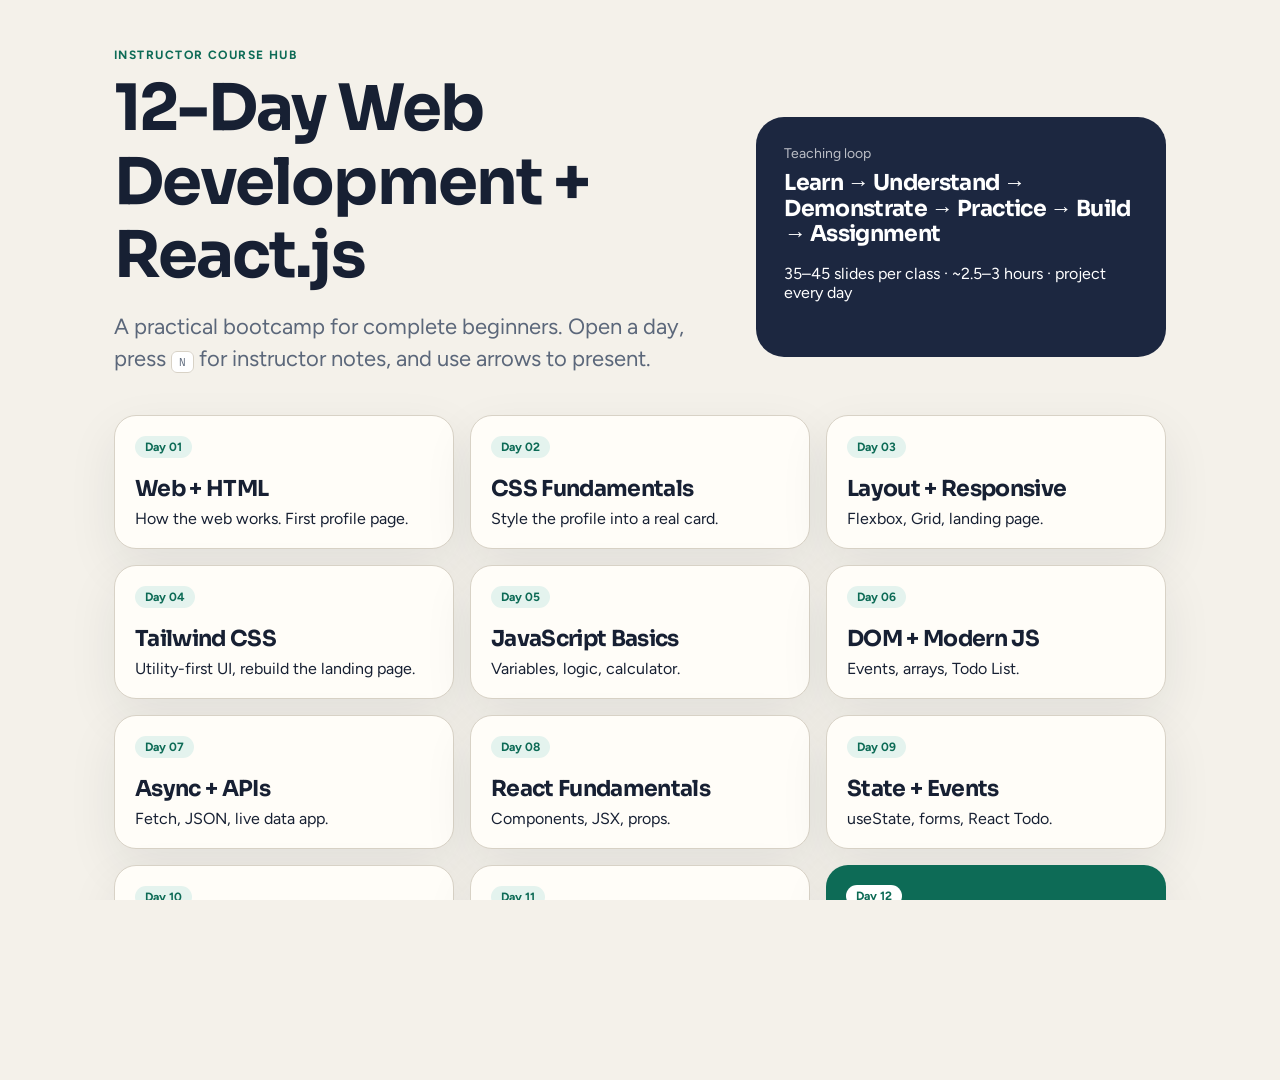
<file: index.html>
<!DOCTYPE html>
<html lang="en">
<head>
  <meta charset="UTF-8" />
  <meta name="viewport" content="width=device-width, initial-scale=1.0" />
  <title>12-Day React Web Development Course</title>
  <link rel="preconnect" href="https://fonts.googleapis.com" />
  <link rel="preconnect" href="https://fonts.gstatic.com" crossorigin />
  <link href="https://fonts.googleapis.com/css2?family=Figtree:wght@400;500;600;700&family=IBM+Plex+Mono:wght@400;600&family=Sora:wght@600;700&display=swap" rel="stylesheet" />
  <link rel="stylesheet" href="assets/slides.css" />
  <style>
    body { overflow: auto; }
    .wrap { max-width: 1100px; margin: 0 auto; padding: 48px 24px 80px; }
    .hero { display: grid; grid-template-columns: 1.2fr 0.8fr; gap: 28px; align-items: center; margin-bottom: 40px; }
    a.day {
      display: block;
      text-decoration: none;
      color: inherit;
      height: 100%;
    }
    a.day:hover .card { transform: translateY(-3px); }
    .card { transition: transform 0.15s ease; }
  </style>
</head>
<body>
  <div class="wrap">
    <p class="eyebrow">Instructor Course Hub</p>
    <div class="hero">
      <div>
        <h1 class="display">12-Day Web Development + React.js</h1>
        <p class="lede">A practical bootcamp for complete beginners. Open a day, press <span class="kbd">N</span> for instructor notes, and use arrows to present.</p>
      </div>
      <div class="hero-panel">
        <p class="small" style="opacity:.7">Teaching loop</p>
        <h3 style="color:#fff;margin-top:8px">Learn → Understand → Demonstrate → Practice → Build → Assignment</h3>
        <p class="mt">35–45 slides per class · ~2.5–3 hours · project every day</p>
      </div>
    </div>

    <div class="grid grid-3">
      <a class="day" href="day-01.html"><div class="card"><span class="tag">Day 01</span><h3 class="mt">Web + HTML</h3><p class="muted">How the web works. First profile page.</p></div></a>
      <a class="day" href="day-02.html"><div class="card"><span class="tag">Day 02</span><h3 class="mt">CSS Fundamentals</h3><p class="muted">Style the profile into a real card.</p></div></a>
      <a class="day" href="day-03.html"><div class="card"><span class="tag">Day 03</span><h3 class="mt">Layout + Responsive</h3><p class="muted">Flexbox, Grid, landing page.</p></div></a>
      <a class="day" href="day-04.html"><div class="card"><span class="tag">Day 04</span><h3 class="mt">Tailwind CSS</h3><p class="muted">Utility-first UI, rebuild the landing page.</p></div></a>
      <a class="day" href="day-05.html"><div class="card"><span class="tag">Day 05</span><h3 class="mt">JavaScript Basics</h3><p class="muted">Variables, logic, calculator.</p></div></a>
      <a class="day" href="day-06.html"><div class="card"><span class="tag">Day 06</span><h3 class="mt">DOM + Modern JS</h3><p class="muted">Events, arrays, Todo List.</p></div></a>
      <a class="day" href="day-07.html"><div class="card"><span class="tag">Day 07</span><h3 class="mt">Async + APIs</h3><p class="muted">Fetch, JSON, live data app.</p></div></a>
      <a class="day" href="day-08.html"><div class="card"><span class="tag">Day 08</span><h3 class="mt">React Fundamentals</h3><p class="muted">Components, JSX, props.</p></div></a>
      <a class="day" href="day-09.html"><div class="card"><span class="tag">Day 09</span><h3 class="mt">State + Events</h3><p class="muted">useState, forms, React Todo.</p></div></a>
      <a class="day" href="day-10.html"><div class="card"><span class="tag">Day 10</span><h3 class="mt">useEffect + APIs</h3><p class="muted">Loading, errors, explorer app.</p></div></a>
      <a class="day" href="day-11.html"><div class="card"><span class="tag">Day 11</span><h3 class="mt">Real-World Project</h3><p class="muted">Mini e-commerce product app.</p></div></a>
      <a class="day" href="day-12.html"><div class="card teal"><span class="tag" style="background:#fff;color:#0d6b56">Day 12</span><h3 class="mt">Ship + Roadmap</h3><p>Git, deploy, present, next steps.</p></div></a>
    </div>
  </div>
</body>
</html>
</file>
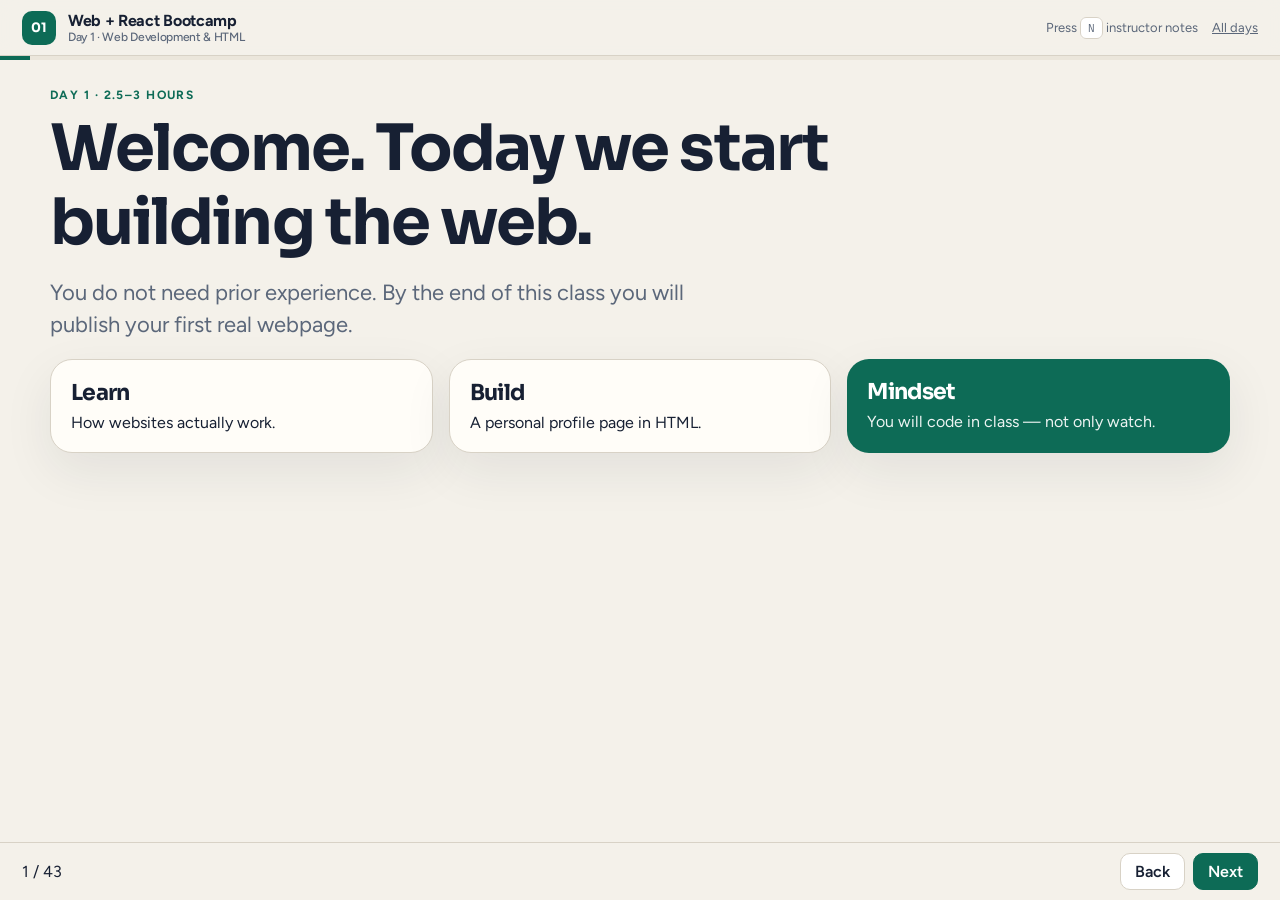
<file: day-01.html>
<!DOCTYPE html>
<html lang="en">
<head>
  <meta charset="UTF-8" />
  <meta name="viewport" content="width=device-width, initial-scale=1.0" />
  <title>Day 1 — Introduction to Web Development & HTML</title>
  <link rel="preconnect" href="https://fonts.googleapis.com" />
  <link rel="preconnect" href="https://fonts.gstatic.com" crossorigin />
  <link href="https://fonts.googleapis.com/css2?family=Figtree:wght@400;500;600;700&family=IBM+Plex+Mono:wght@400;600&family=Sora:wght@600;700&display=swap" rel="stylesheet" />
  <link rel="stylesheet" href="assets/slides.css" />
</head>
<body>
<div class="deck">
  <header class="topbar">
    <div class="brand">
      <div class="brand-mark">01</div>
      <div>Web + React Bootcamp <small>Day 1 · Web Development & HTML</small></div>
    </div>
    <div class="top-meta">
      <span>Press <span class="kbd">N</span> instructor notes</span>
      <a href="index.html" style="color:inherit">All days</a>
    </div>
  </header>
  <div class="progress"><span id="bar"></span></div>
  <main class="viewport">

    <section class="slide">
      <div class="slide-inner">
        <p class="eyebrow">Day 1 · 2.5–3 hours</p>
        <h1 class="display">Welcome. Today we start building the web.</h1>
        <p class="lede">You do not need prior experience. By the end of this class you will publish your first real webpage.</p>
        <div class="grid grid-3 mt">
          <div class="card"><h3>Learn</h3><p>How websites actually work.</p></div>
          <div class="card"><h3>Build</h3><p>A personal profile page in HTML.</p></div>
          <div class="card teal"><h3>Mindset</h3><p>You will code in class — not only watch.</p></div>
        </div>
      </div>
      <aside class="notes"><b>Instructor:</b> Take 3 minutes for names and comfort level. Ask: “Has anyone built a website before?” Normalize beginners. Promise: no one leaves without a working HTML page.</aside>
    </section>

    <section class="slide">
      <div class="slide-inner">
        <p class="eyebrow">Course welcome</p>
        <h2>This is a 12-day builder course</h2>
        <table class="compare mt">
          <tr><th>Days</th><th>Focus</th><th>You will feel like…</th></tr>
          <tr><td>1–3</td><td>Web, HTML, CSS, layout</td><td>“I understand how pages are built.”</td></tr>
          <tr><td>4</td><td>Tailwind CSS</td><td>“I can style faster.”</td></tr>
          <tr><td>5–7</td><td>JavaScript, DOM, APIs</td><td>“I can make pages interactive.”</td></tr>
          <tr><td>8–10</td><td>React</td><td>“I can build apps with components.”</td></tr>
          <tr><td>11–12</td><td>Real project + deploy</td><td>“I can ship something.”</td></tr>
        </table>
      </div>
      <aside class="notes">Show this as a map, not a syllabus dump. Point to Day 12: deploy a React app. That is the destination.</aside>
    </section>

    <section class="slide">
      <div class="slide-inner">
        <p class="eyebrow">What you will build across 12 days</p>
        <h2>One path. Many upgrades.</h2>
        <div class="flow mt">
          <div class="node">Profile HTML</div><span class="arrow">→</span>
          <div class="node">Styled CSS</div><span class="arrow">→</span>
          <div class="node">Landing page</div><span class="arrow">→</span>
          <div class="node">Tailwind</div><span class="arrow">→</span>
          <div class="node">JS apps</div><span class="arrow">→</span>
          <div class="node">React</div><span class="arrow">→</span>
          <div class="node">Shop + Deploy</div>
        </div>
        <p class="callout mt">Projects evolve. We do not throw work away every day — we add power.</p>
      </div>
    </section>

    <section class="slide">
      <div class="slide-inner">
        <p class="eyebrow">Day 1 learning objectives</p>
        <h2>By the end of today you can…</h2>
        <div class="grid grid-2 mt">
          <div class="card">
            <ol class="clean">
              <li>Explain what happens when you visit a website</li>
              <li>Tell frontend from backend in plain language</li>
              <li>Write a valid HTML document</li>
              <li>Use headings, links, images, lists, tables, forms</li>
            </ol>
          </div>
          <div class="card navy">
            <h3>You will leave with</h3>
            <p>A personal profile webpage + a homework portfolio page to finish at home (1–2 hours).</p>
          </div>
        </div>
      </div>
    </section>

    <section class="slide">
      <div class="slide-inner">
        <p class="eyebrow">Interactive question</p>
        <div class="q">What happens when you type a URL into the browser and press Enter?</div>
        <p class="mt muted">Do not worry about being “correct”. We will draw the real path together.</p>
        <div class="grid grid-3 mt">
          <div class="card"><h3>Guess 1</h3><p>“The website lives inside my laptop.”</p></div>
          <div class="card"><h3>Guess 2</h3><p>“Google sends the page.”</p></div>
          <div class="card"><h3>Guess 3</h3><p>“A computer somewhere sends files back.”</p></div>
        </div>
      </div>
      <aside class="notes">Collect 3 answers on the board. Typical mix: magic, Google, “the cloud”. Then reveal the request/response model next.</aside>
    </section>

    <section class="slide">
      <div class="slide-inner">
        <p class="eyebrow">What is it?</p>
        <h2>Web development is building experiences that run in a browser</h2>
        <p class="lede">A website is files (HTML, CSS, JS, images) delivered over the internet and rendered by a browser.</p>
        <div class="grid grid-3 mt">
          <div class="card"><h3>Why we need it</h3><p>Businesses, schools, shops, and apps all meet users through the web.</p></div>
          <div class="card"><h3>How it works</h3><p>You write code → a server stores/sends it → the browser displays it.</p></div>
          <div class="card teal"><h3>Real world</h3><p>YouTube, your university portal, and a restaurant menu site all use this model.</p></div>
        </div>
      </div>
    </section>

    <section class="slide">
      <div class="slide-inner">
        <p class="eyebrow">Frontend vs backend</p>
        <h2>Two jobs. One product.</h2>
        <div class="grid grid-2 mt">
          <div class="card">
            <span class="tag">Frontend</span>
            <h3 class="mt">What the user sees</h3>
            <p>Layout, colors, buttons, forms. HTML, CSS, JavaScript, React.</p>
            <p class="mt small muted">Analogy: the dining room, menu, and waiter’s tray.</p>
          </div>
          <div class="card navy">
            <span class="tag">Backend</span>
            <h3 class="mt">What happens behind the scenes</h3>
            <p>Accounts, databases, payments, emails. Servers and APIs.</p>
            <p class="mt small" style="opacity:.8">Analogy: the kitchen, inventory, and recipes.</p>
          </div>
        </div>
        <p class="callout mt">This course is frontend-first. We will still talk to backends using APIs from Day 7.</p>
      </div>
      <aside class="notes">Ask: “If a ‘Pay Now’ button does nothing, is that frontend or backend?” Answer: could be either — UI might be broken, or the server might reject the payment. That’s why teams debug both sides.</aside>
    </section>

    <section class="slide">
      <div class="slide-inner">
        <p class="eyebrow">How websites work</p>
        <h2>Browser, internet, server</h2>
        <div class="flow mt">
          <div class="node">You</div><span class="arrow">→</span>
          <div class="node">Browser</div><span class="arrow">→</span>
          <div class="node">Internet</div><span class="arrow">→</span>
          <div class="node">Server</div><span class="arrow">→</span>
          <div class="node">Files come back</div><span class="arrow">→</span>
          <div class="node">Page appears</div>
        </div>
        <div class="grid grid-3 mt">
          <div class="card"><h3>Browser</h3><p>Chrome, Firefox, Safari. A program that requests and paints pages.</p></div>
          <div class="card"><h3>Server</h3><p>A computer that is always on, waiting for requests.</p></div>
          <div class="card"><h3>Internet</h3><p>The network that carries the request and the response.</p></div>
        </div>
      </div>
    </section>

    <section class="slide">
      <div class="slide-inner">
        <p class="eyebrow">What happens when we enter a URL</p>
        <h2>Request → Response → Render</h2>
        <ol class="clean mt" style="font-size:20px">
          <li>Browser looks up the address (DNS: name → number).</li>
          <li>Browser sends an <b>HTTP request</b>: “Please give me this page.”</li>
          <li>Server sends an <b>HTTP response</b>: HTML (then CSS, images, JS).</li>
          <li>Browser reads HTML and <b>renders</b> the visual page.</li>
        </ol>
        <pre class="code mt"><span class="c">// Simplified conversation</span>
You:  GET https://example.com
Server: 200 OK
&lt;html&gt;...the page...&lt;/html&gt;</pre>
      </div>
      <aside class="notes">Live demo: open DevTools → Network, reload a simple site, click the first document. Show status 200 and the HTML. Do not go deep into DNS.</aside>
    </section>

    <section class="slide">
      <div class="slide-inner">
        <p class="eyebrow">Static vs dynamic</p>
        <h2>Same HTML idea. Different sources.</h2>
        <table class="compare mt">
          <tr><th></th><th>Static</th><th>Dynamic</th></tr>
          <tr><td>What it is</td><td>Same files for everyone</td><td>Content can change per user/time</td></tr>
          <tr><td>Why it exists</td><td>Simple, fast, cheap</td><td>Login, carts, feeds, dashboards</td></tr>
          <tr><td>Example</td><td>Your Day 1 profile page</td><td>Facebook feed, Gmail inbox</td></tr>
        </table>
        <p class="mt callout">Today we build static HTML. Later, JavaScript and APIs make pages dynamic.</p>
      </div>
    </section>

    <section class="slide">
      <div class="slide-inner">
        <p class="eyebrow">Problem → solution → technology</p>
        <h2>Why HTML exists</h2>
        <div class="grid grid-2 mt">
          <div class="card amber">
            <h3>Problem</h3>
            <p>A browser cannot guess your heading, your photo, or your contact form. It needs a shared language for structure.</p>
          </div>
          <div class="card">
            <h3>Solution</h3>
            <p><b>HTML</b> — HyperText Markup Language — labels pieces of content so the browser knows what they are.</p>
          </div>
        </div>
        <p class="mt lede">HTML is not a programming language. It is a <b>structure</b> language.</p>
      </div>
      <aside class="notes">Analogy: HTML is the skeleton, CSS is clothing, JavaScript is muscles. Repeat this triad all course.</aside>
    </section>

    <section class="slide">
      <div class="slide-inner">
        <p class="eyebrow">Introduction to HTML</p>
        <h2>Tags wrap content and give it meaning</h2>
        <pre class="code mt">&lt;<span class="k">h1</span>&gt;Mahedi&lt;/<span class="k">h1</span>&gt;
&lt;<span class="k">p</span>&gt;I am learning web development.&lt;/<span class="k">p</span>&gt;
&lt;<span class="k">a</span> <span class="t">href</span>=<span class="s">"https://github.com"</span>&gt;My GitHub&lt;/<span class="k">a</span>&gt;</pre>
        <div class="grid grid-3 mt">
          <div class="card"><h3>Opening tag</h3><p><code>&lt;p&gt;</code></p></div>
          <div class="card"><h3>Content</h3><p>the text inside</p></div>
          <div class="card"><h3>Closing tag</h3><p><code>&lt;/p&gt;</code></p></div>
        </div>
      </div>
    </section>

    <section class="slide">
      <div class="slide-inner">
        <p class="eyebrow">Element anatomy</p>
        <h2>Element = tag + content + (optional) attributes</h2>
        <pre class="code mt">&lt;<span class="k">img</span> <span class="t">src</span>=<span class="s">"me.jpg"</span> <span class="t">alt</span>=<span class="s">"Photo of Mahedi"</span>&gt;</pre>
        <ul class="clean mt">
          <li><b>src</b> tells the browser which file to load.</li>
          <li><b>alt</b> describes the image if it cannot be seen.</li>
          <li>Some elements are empty: they have no closing tag (<code>img</code>, <code>br</code>, <code>hr</code>, <code>input</code>).</li>
        </ul>
      </div>
    </section>

    <section class="slide">
      <div class="slide-inner">
        <p class="eyebrow">Document structure</p>
        <h2>Every page starts with this skeleton</h2>
        <pre class="code mt">&lt;!DOCTYPE html&gt;
&lt;<span class="k">html</span> <span class="t">lang</span>=<span class="s">"en"</span>&gt;
  &lt;<span class="k">head</span>&gt;
    &lt;<span class="k">meta</span> <span class="t">charset</span>=<span class="s">"UTF-8"</span>&gt;
    &lt;<span class="k">title</span>&gt;My Profile&lt;/<span class="k">title</span>&gt;
  &lt;/<span class="k">head</span>&gt;
  &lt;<span class="k">body</span>&gt;
    &lt;<span class="k">h1</span>&gt;Hello&lt;/<span class="k">h1</span>&gt;
  &lt;/<span class="k">body</span>&gt;
&lt;/<span class="k">html</span>&gt;</pre>
      </div>
      <aside class="notes">Live type this from empty file. Save as index.html. Open in browser. Change title — show the browser tab update. That “aha” is gold.</aside>
    </section>

    <section class="slide">
      <div class="slide-inner">
        <p class="eyebrow">Head vs body</p>
        <div class="grid grid-2 mt">
          <div class="card">
            <h3>&lt;head&gt;</h3>
            <p>Instructions for the browser: title, character set, CSS links. Users do not see this directly.</p>
          </div>
          <div class="card navy">
            <h3>&lt;body&gt;</h3>
            <p>Everything visible: text, images, links, forms.</p>
          </div>
        </div>
        <p class="q mt">If you put an &lt;h1&gt; only in the head, will the user see it?</p>
        <p class="mt muted">Expected answer: No. Visible content belongs in <code>body</code>.</p>
      </div>
    </section>

    <section class="slide">
      <div class="slide-inner">
        <p class="eyebrow">Headings</p>
        <h2>Headings create outline, not decoration</h2>
        <pre class="code mt">&lt;<span class="k">h1</span>&gt;Mahedi Hasan&lt;/<span class="k">h1</span>&gt;
&lt;<span class="k">h2</span>&gt;About me&lt;/<span class="k">h2</span>&gt;
&lt;<span class="k">h2</span>&gt;Skills&lt;/<span class="k">h2</span>&gt;
&lt;<span class="k">h3</span>&gt;Frontend&lt;/<span class="k">h3</span>&gt;</pre>
        <div class="callout mt">Use one <code>h1</code> per page. Do not skip levels just to make text look smaller. CSS will handle size tomorrow.</div>
      </div>
    </section>

    <section class="slide">
      <div class="slide-inner">
        <p class="eyebrow">Paragraphs and text</p>
        <h2>Browsers collapse extra spaces. Tags create structure.</h2>
        <pre class="code mt">&lt;<span class="k">p</span>&gt;I am a student learning HTML.&lt;/<span class="k">p</span>&gt;
&lt;<span class="k">p</span>&gt;I like &lt;<span class="k">strong</span>&gt;football&lt;/<span class="k">strong</span>&gt; and &lt;<span class="k">em</span>&gt;photography&lt;/<span class="k">em</span>&gt;.&lt;/<span class="k">p</span>&gt;
&lt;<span class="k">br</span>&gt;  <span class="c">&lt;!-- line break, use sparingly --&gt;</span>
&lt;<span class="k">hr</span>&gt;  <span class="c">&lt;!-- thematic divider --&gt;</span></pre>
      </div>
    </section>

    <section class="slide">
      <div class="slide-inner">
        <p class="eyebrow">Links</p>
        <h2>Hypertext means documents can connect</h2>
        <pre class="code mt">&lt;<span class="k">a</span> <span class="t">href</span>=<span class="s">"https://developer.mozilla.org"</span>&gt;MDN Docs&lt;/<span class="k">a</span>&gt;
&lt;<span class="k">a</span> <span class="t">href</span>=<span class="s">"projects.html"</span>&gt;My projects&lt;/<span class="k">a</span>&gt;
&lt;<span class="k">a</span> <span class="t">href</span>=<span class="s">"mailto:you@email.com"</span>&gt;Email me&lt;/<span class="k">a</span>&gt;
&lt;<span class="k">a</span> <span class="t">href</span>=<span class="s">"#skills"</span>&gt;Jump to skills&lt;/<span class="k">a</span>&gt;</pre>
        <p class="mt">Absolute URLs start with <code>https://</code>. Relative URLs point to files beside yours.</p>
      </div>
      <aside class="notes">Common confusion: href vs the clickable text. Demo a link that says “Click here” vs a descriptive link. Accessibility preview.</aside>
    </section>

    <section class="slide">
      <div class="slide-inner">
        <p class="eyebrow">Images</p>
        <h2>Always pair src with alt</h2>
        <pre class="code mt">&lt;<span class="k">img</span>
  <span class="t">src</span>=<span class="s">"profile.jpg"</span>
  <span class="t">alt</span>=<span class="s">"Portrait of Mahedi smiling"</span>
  <span class="t">width</span>=<span class="s">"240"</span>
&gt;</pre>
        <div class="grid grid-2 mt">
          <div class="card"><h3>If the image fails</h3><p>alt text still explains the picture to people and to search engines.</p></div>
          <div class="card"><h3>File location</h3><p>If the photo is in an <code>images</code> folder: <code>src="images/profile.jpg"</code>.</p></div>
        </div>
      </div>
    </section>

    <section class="slide">
      <div class="slide-inner">
        <p class="eyebrow">Student practice #1 · 5 minutes</p>
        <div class="practice">
          <h2>Try this yourself</h2>
          <p>Create <code>practice-1.html</code> with:</p>
          <ol class="clean">
            <li>A page title with your name</li>
            <li>One <code>h1</code> and two paragraphs</li>
            <li>A link to your favorite website</li>
            <li>An image (any jpg/png, or a placeholder URL)</li>
          </ol>
          <p class="mt"><b>Success:</b> file opens in the browser and the link works.</p>
        </div>
      </div>
      <aside class="notes">Walk the room. Typical bugs: forgotten closing tags, image path wrong, file opened as text. Pair struggling students.</aside>
    </section>

    <section class="slide">
      <div class="slide-inner">
        <p class="eyebrow">Lists</p>
        <h2>Use lists for groups, not for layout hacks</h2>
        <div class="grid grid-2 mt">
          <pre class="code">&lt;<span class="k">ul</span>&gt;
  &lt;<span class="k">li</span>&gt;HTML&lt;/<span class="k">li</span>&gt;
  &lt;<span class="k">li</span>&gt;CSS&lt;/<span class="k">li</span>&gt;
&lt;/<span class="k">ul</span>&gt;</pre>
          <pre class="code">&lt;<span class="k">ol</span>&gt;
  &lt;<span class="k">li</span>&gt;Learn&lt;/<span class="k">li</span>&gt;
  &lt;<span class="k">li</span>&gt;Practice&lt;/<span class="k">li</span>&gt;
&lt;/<span class="k">ol</span>&gt;</pre>
        </div>
        <p class="mt"><code>ul</code> = unordered (bullets). <code>ol</code> = ordered (numbers). Nested lists are allowed.</p>
      </div>
    </section>

    <section class="slide">
      <div class="slide-inner">
        <p class="eyebrow">Tables</p>
        <h2>Tables are for tabular data — not page layout</h2>
        <pre class="code mt">&lt;<span class="k">table</span>&gt;
  &lt;<span class="k">tr</span>&gt;&lt;<span class="k">th</span>&gt;Skill&lt;/<span class="k">th</span>&gt;&lt;<span class="k">th</span>&gt;Level&lt;/<span class="k">th</span>&gt;&lt;/<span class="k">tr</span>&gt;
  &lt;<span class="k">tr</span>&gt;&lt;<span class="k">td</span>&gt;HTML&lt;/<span class="k">td</span>&gt;&lt;<span class="k">td</span>&gt;Beginner&lt;/<span class="k">td</span>&gt;&lt;/<span class="k">tr</span>&gt;
&lt;/<span class="k">table</span>&gt;</pre>
        <p class="mt"><code>th</code> = header cell. <code>td</code> = data cell. <code>tr</code> = row.</p>
      </div>
    </section>

    <section class="slide">
      <div class="slide-inner">
        <p class="eyebrow">Forms</p>
        <h2>Forms collect information from humans</h2>
        <pre class="code mt">&lt;<span class="k">form</span>&gt;
  &lt;<span class="k">label</span> <span class="t">for</span>=<span class="s">"email"</span>&gt;Email&lt;/<span class="k">label</span>&gt;
  &lt;<span class="k">input</span> <span class="t">id</span>=<span class="s">"email"</span> <span class="t">type</span>=<span class="s">"email"</span> <span class="t">required</span>&gt;
  &lt;<span class="k">button</span> <span class="t">type</span>=<span class="s">"submit"</span>&gt;Join&lt;/<span class="k">button</span>&gt;
&lt;/<span class="k">form</span>&gt;</pre>
        <p class="callout mt">Always connect <code>label</code> and <code>input</code> with matching <code>for</code> / <code>id</code>. That is accessibility and usability.</p>
      </div>
      <aside class="notes">Today forms will not “send” anywhere. That’s OK. Explain action/method will matter when we have a backend. For now, structure is the skill.</aside>
    </section>

    <section class="slide">
      <div class="slide-inner">
        <p class="eyebrow">Useful input types</p>
        <div class="grid grid-4 mt">
          <div class="card"><h3>text</h3><p>Name, title</p></div>
          <div class="card"><h3>email</h3><p>Validates format</p></div>
          <div class="card"><h3>password</h3><p>Hides characters</p></div>
          <div class="card"><h3>number</h3><p>Age, marks</p></div>
        </div>
        <pre class="code mt">&lt;<span class="k">textarea</span> <span class="t">rows</span>=<span class="s">"4"</span>&gt;Your bio&lt;/<span class="k">textarea</span>&gt;
&lt;<span class="k">select</span>&gt;&lt;<span class="k">option</span>&gt;Student&lt;/<span class="k">option</span>&gt;&lt;/<span class="k">select</span>&gt;
&lt;<span class="k">input</span> <span class="t">type</span>=<span class="s">"checkbox"</span>&gt; I agree</pre>
      </div>
    </section>

    <section class="slide">
      <div class="slide-inner">
        <p class="eyebrow">Semantic HTML</p>
        <h2>Choose tags for meaning, not only for boxes</h2>
        <div class="grid grid-2 mt">
          <div class="card amber"><h3>Old habit</h3><pre class="code" style="margin-top:10px">&lt;div&gt;Home&lt;/div&gt;
&lt;div&gt;Article&lt;/div&gt;
&lt;div&gt;Footer&lt;/div&gt;</pre></div>
          <div class="card"><h3>Clearer meaning</h3><pre class="code" style="margin-top:10px">&lt;<span class="k">header</span>&gt;Home&lt;/<span class="k">header</span>&gt;
&lt;<span class="k">article</span>&gt;...&lt;/<span class="k">article</span>&gt;
&lt;<span class="k">footer</span>&gt;...&lt;/<span class="k">footer</span>&gt;</pre></div>
        </div>
        <p class="mt">Common landmarks: <code>header</code> <code>nav</code> <code>main</code> <code>section</code> <code>article</code> <code>aside</code> <code>footer</code>.</p>
      </div>
    </section>

    <section class="slide">
      <div class="slide-inner">
        <p class="eyebrow">Why semantics matter</p>
        <div class="grid grid-3 mt">
          <div class="card"><h3>Accessibility</h3><p>Screen readers can jump to <code>nav</code> and <code>main</code>.</p></div>
          <div class="card"><h3>SEO</h3><p>Search engines understand your outline.</p></div>
          <div class="card"><h3>Teamwork</h3><p>Other developers can read your intent.</p></div>
        </div>
        <p class="q mt">Is a &lt;div&gt; “wrong”? When is it OK?</p>
        <p class="mt muted">It is a generic box. Use it when no semantic tag fits — not as your only tool.</p>
      </div>
    </section>

    <section class="slide">
      <div class="slide-inner">
        <p class="eyebrow">Accessibility basics</p>
        <h2>HTML is already an accessibility tool — if we use it well</h2>
        <ul class="clean mt" style="font-size:20px">
          <li>Use real headings, not big bold paragraphs.</li>
          <li>Write useful <code>alt</code> text. Decorative images can use <code>alt=""</code>.</li>
          <li>Never use color alone to mean “error”.</li>
          <li>Make link text descriptive: “Open my resume”, not “click here”.</li>
          <li>Give the page a language: <code>&lt;html lang="en"&gt;</code>.</li>
        </ul>
      </div>
    </section>

    <section class="slide">
      <div class="slide-inner">
        <p class="eyebrow">Common HTML mistakes</p>
        <div class="grid grid-2 mt">
          <div class="card"><h3>Unclosed tags</h3><p>The page “kind of works” then breaks later. Validate as you go.</p></div>
          <div class="card"><h3>Wrong file paths</h3><p><code>img</code> and <code>a href</code> fail silently-looking. Check spelling and folders.</p></div>
          <div class="card"><h3>Using tables for layout</h3><p>We will use CSS for layout on Days 2–3.</p></div>
          <div class="card"><h3>Skipping labels on inputs</h3><p>Placeholder is not a label.</p></div>
        </div>
      </div>
    </section>

    <section class="slide">
      <div class="slide-inner">
        <p class="eyebrow">Instructor live coding</p>
        <h2>We build a tiny profile together</h2>
        <ol class="clean mt">
          <li>Create folder <code>day-01-profile</code></li>
          <li>Create <code>index.html</code> from the skeleton</li>
          <li>Add name, photo, about, skills list, contact link</li>
          <li>Add a small “contact me” form (structure only)</li>
          <li>Refresh the browser after every change</li>
        </ol>
        <p class="callout mt">Instructor types. Students type along. Pause after each section.</p>
      </div>
      <aside class="notes">Keep it ugly on purpose. Tomorrow CSS makes it pretty. If you polish too much today, students think HTML = design.</aside>
    </section>

    <section class="slide">
      <div class="slide-inner">
        <p class="eyebrow">Live coding target</p>
        <pre class="code mt">&lt;<span class="k">body</span>&gt;
  &lt;<span class="k">header</span>&gt;
    &lt;<span class="k">h1</span>&gt;Amina Rahman&lt;/<span class="k">h1</span>&gt;
    &lt;<span class="k">p</span>&gt;Aspiring frontend developer&lt;/<span class="k">p</span>&gt;
  &lt;/<span class="k">header</span>&gt;
  &lt;<span class="k">main</span>&gt;
    &lt;<span class="k">img</span> <span class="t">src</span>=<span class="s">"amina.jpg"</span> <span class="t">alt</span>=<span class="s">"Portrait of Amina"</span>&gt;
    &lt;<span class="k">h2</span>&gt;Skills&lt;/<span class="k">h2</span>&gt;
    &lt;<span class="k">ul</span>&gt;&lt;<span class="k">li</span>&gt;HTML&lt;/<span class="k">li</span>&gt;&lt;<span class="k">li</span>&gt;Teamwork&lt;/<span class="k">li</span>&gt;&lt;/<span class="k">ul</span>&gt;
  &lt;/<span class="k">main</span>&gt;
  &lt;<span class="k">footer</span>&gt;&lt;<span class="k">a</span> <span class="t">href</span>=<span class="s">"mailto:amina@email.com"</span>&gt;Email&lt;/<span class="k">a</span>&gt;&lt;/<span class="k">footer</span>&gt;
&lt;/<span class="k">body</span>&gt;</pre>
      </div>
    </section>

    <section class="slide">
      <div class="slide-inner">
        <p class="eyebrow">Student practice #2 · 8 minutes</p>
        <div class="practice">
          <h2>Change this page to produce YOUR story</h2>
          <ul class="clean">
            <li>Replace the name and bio</li>
            <li>Add an ordered list: “My learning goals”</li>
            <li>Add a 2-column table: Skill / Confidence (Beginner/Learning)</li>
            <li>Add a form with name + message</li>
          </ul>
          <p class="mt">What do you think will happen if two elements share the same <code>id</code>? Try it, then fix it.</p>
        </div>
      </div>
    </section>

    <section class="slide">
      <div class="slide-inner">
        <p class="eyebrow">Student practice #3 · 5 minutes</p>
        <div class="practice">
          <h2>Accessibility mini-audit</h2>
          <p>On your page, check:</p>
          <ol class="clean">
            <li>Is there exactly one <code>h1</code>?</li>
            <li>Does every image have <code>alt</code>?</li>
            <li>Does every input have a <code>label</code>?</li>
            <li>Is there a <code>lang</code> on <code>html</code>?</li>
          </ol>
        </div>
      </div>
    </section>

    <section class="slide">
      <div class="slide-inner">
        <p class="eyebrow">Mini project</p>
        <h2>Personal profile / introduction webpage</h2>
        <p class="lede">Objective: introduce yourself with structured HTML only. No CSS required.</p>
        <div class="grid grid-2 mt">
          <div class="card">
            <h3>Must include</h3>
            <ul class="clean">
              <li>Header with name + one-line role</li>
              <li>Photo with alt text</li>
              <li>About section (2–3 paragraphs)</li>
              <li>Skills list</li>
              <li>Simple table (education or skills)</li>
              <li>Contact form (name, email, message)</li>
              <li>Footer with a link</li>
            </ul>
          </div>
          <div class="card navy">
            <h3>Folder structure</h3>
            <pre class="code" style="margin-top:10px">day-01-profile/
  index.html
  images/
    photo.jpg</pre>
          </div>
        </div>
      </div>
    </section>

    <section class="slide">
      <div class="slide-inner">
        <p class="eyebrow">Mini project steps</p>
        <ol class="clean" style="font-size:22px">
          <li>Write the skeleton and title.</li>
          <li>Add semantic landmarks: header, main, footer.</li>
          <li>Fill content section by section. Save. Refresh.</li>
          <li>Add media and links. Test every link.</li>
          <li>Add form + labels.</li>
          <li>Read the page top to bottom. Fix heading order.</li>
        </ol>
      </div>
    </section>

    <section class="slide">
      <div class="slide-inner">
        <p class="eyebrow">Expected result</p>
        <h2>A complete, readable, unstyled profile</h2>
        <div class="hero-panel">
          <p class="small" style="opacity:.7">Looks like a structured document, not a pretty website yet.</p>
          <h3 style="color:#fff;margin-top:8px">Name → About → Skills → Table → Form → Footer</h3>
          <p class="mt">If a classmate can understand who you are without you speaking, the HTML did its job.</p>
        </div>
      </div>
    </section>

    <section class="slide">
      <div class="slide-inner">
        <p class="eyebrow">Assignment</p>
        <h2>My Portfolio — HTML only</h2>
        <p><span class="tag">Beginner</span> &nbsp; Estimated time: 1–2 hours &nbsp; Difficulty: ★☆☆</p>
        <p class="mt"><b>Objective:</b> Practice semantic HTML on a page that is <i>not</i> a copy of the in-class profile.</p>
        <div class="grid grid-2 mt">
          <div class="card">
            <h3>Requirements</h3>
            <ul class="clean">
              <li>Page title: Your Name — Portfolio</li>
              <li>Nav with 3 internal links (#about, #projects, #contact)</li>
              <li>About section</li>
              <li>Projects list (at least 3 fictional or real ideas)</li>
              <li>One table (tools you want to learn)</li>
              <li>Contact form with validation attributes (<code>required</code>, <code>type="email"</code>)</li>
            </ul>
          </div>
          <div class="card">
            <h3>Expected features</h3>
            <ul class="clean">
              <li>Semantic tags throughout</li>
              <li>Working in-page jump links</li>
              <li>No CSS file yet</li>
              <li>Valid nesting (no block inside unexpected places)</li>
            </ul>
          </div>
        </div>
      </div>
    </section>

    <section class="slide">
      <div class="slide-inner">
        <p class="eyebrow">Assignment extras</p>
        <div class="grid grid-2 mt">
          <div class="card amber">
            <h3>Bonus challenge</h3>
            <ul class="clean">
              <li>Add a second page <code>project-one.html</code> and link between pages</li>
              <li>Use <code>&lt;blockquote&gt;</code> for a favorite quote</li>
              <li>Add a definition list <code>dl/dt/dd</code> for 3 tech terms you learned today</li>
            </ul>
          </div>
          <div class="card navy">
            <h3>Submission</h3>
            <p>Folder named <code>day01-portfolio-yourname</code> with HTML (+ images). Bring it to Day 2. We will style it.</p>
          </div>
        </div>
      </div>
    </section>

    <section class="slide">
      <div class="slide-inner">
        <p class="eyebrow">Recap</p>
        <h2>What we learned</h2>
        <div class="grid grid-2 mt">
          <div class="card"><h3>Web model</h3><p>Browser requests. Server responds. Browser renders.</p></div>
          <div class="card"><h3>HTML job</h3><p>Structure and meaning — not colors.</p></div>
          <div class="card"><h3>Document</h3><p>doctype, html, head, body.</p></div>
          <div class="card"><h3>Content tools</h3><p>Headings, media, lists, tables, forms, semantics.</p></div>
        </div>
      </div>
    </section>

    <section class="slide">
      <div class="slide-inner">
        <p class="eyebrow">Common mistakes to avoid tonight</p>
        <ul class="clean" style="font-size:22px">
          <li>Styling with random tags instead of waiting for CSS.</li>
          <li>Copy-pasting huge templates you do not understand.</li>
          <li>Broken image paths — always test locally.</li>
          <li>Multiple <code>h1</code>s or skipped heading levels.</li>
        </ul>
      </div>
    </section>

    <section class="slide">
      <div class="slide-inner">
        <p class="eyebrow">Key takeaways</p>
        <ol class="clean" style="font-size:24px">
          <li>Websites are files delivered on request.</li>
          <li>Frontend is what users see; backend is the kitchen.</li>
          <li>HTML describes structure and meaning.</li>
          <li>Semantic tags and labels help humans and machines.</li>
          <li>Save → refresh → check. That is the developer loop.</li>
        </ol>
      </div>
    </section>

    <section class="slide">
      <div class="slide-inner">
        <p class="eyebrow">Quick quiz</p>
        <div class="grid grid-2 mt">
          <div class="q">1. Why do we need CSS if HTML already displays content?</div>
          <div class="q">2. What is the difference between &lt;ul&gt; and &lt;ol&gt;?</div>
          <div class="q">3. Where does visible content belong?</div>
          <div class="q">4. Why is alt text required for meaningful images?</div>
        </div>
        <p class="mt muted">Discuss in pairs for 3 minutes, then share.</p>
      </div>
      <aside class="notes">Answers: 1) HTML is structure, CSS is presentation. 2) unordered vs ordered. 3) body. 4) when image missing / screen readers / context.</aside>
    </section>

    <section class="slide">
      <div class="slide-inner">
        <p class="eyebrow">Questions & discussion</p>
        <h2>What still feels fuzzy?</h2>
        <div class="grid grid-3 mt">
          <div class="card"><h3>Prompt</h3><p>Explain a website visit to a 10-year-old.</p></div>
          <div class="card"><h3>Prompt</h3><p>When would you choose <code>section</code> vs <code>div</code>?</p></div>
          <div class="card teal"><h3>Office minutes</h3><p>Stay 10 minutes after class for install/file issues.</p></div>
        </div>
      </div>
    </section>

    <section class="slide">
      <div class="slide-inner">
        <p class="eyebrow">Tomorrow · Day 2</p>
        <h1 class="display">CSS: making structure look like a product.</h1>
        <p class="lede">We will take today’s HTML and learn colors, fonts, the box model, margin, padding, and basic layout.</p>
        <div class="card teal mt">
          <h3>Bring to class</h3>
          <p>Your Day 1 profile HTML. We will turn it into a styled profile card.</p>
        </div>
      </div>
    </section>

  </main>
  <div class="footerbar">
    <span id="counter"></span>
    <div class="nav-btns">
      <button class="nav" id="prev">Back</button>
      <button class="nav primary" id="next">Next</button>
    </div>
  </div>
</div>
<script src="assets/slides.js"></script>
</body>
</html>
</file>
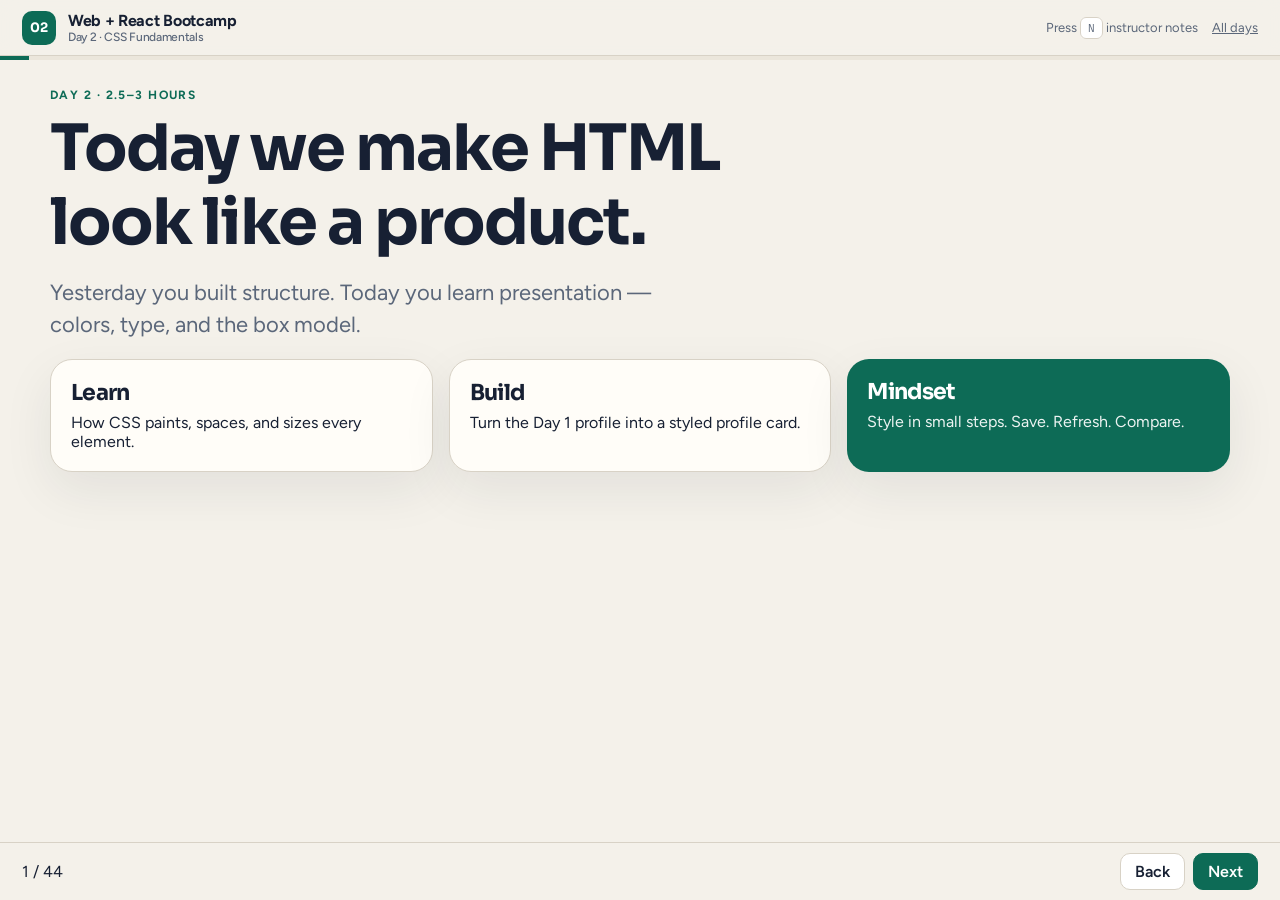
<file: day-02.html>
<!DOCTYPE html>
<html lang="en">
<head>
  <meta charset="UTF-8" />
  <meta name="viewport" content="width=device-width, initial-scale=1.0" />
  <title>Day 2 — CSS Fundamentals</title>
  <link rel="preconnect" href="https://fonts.googleapis.com" />
  <link rel="preconnect" href="https://fonts.gstatic.com" crossorigin />
  <link href="https://fonts.googleapis.com/css2?family=Figtree:wght@400;500;600;700&family=IBM+Plex+Mono:wght@400;600&family=Sora:wght@600;700&display=swap" rel="stylesheet" />
  <link rel="stylesheet" href="assets/slides.css" />
</head>
<body>
<div class="deck">
  <header class="topbar">
    <div class="brand">
      <div class="brand-mark">02</div>
      <div>Web + React Bootcamp <small>Day 2 · CSS Fundamentals</small></div>
    </div>
    <div class="top-meta">
      <span>Press <span class="kbd">N</span> instructor notes</span>
      <a href="index.html" style="color:inherit">All days</a>
    </div>
  </header>
  <div class="progress"><span id="bar"></span></div>
  <main class="viewport">

    <section class="slide">
      <div class="slide-inner">
        <p class="eyebrow">Day 2 · 2.5–3 hours</p>
        <h1 class="display">Today we make HTML look like a product.</h1>
        <p class="lede">Yesterday you built structure. Today you learn presentation — colors, type, and the box model.</p>
        <div class="grid grid-3 mt">
          <div class="card"><h3>Learn</h3><p>How CSS paints, spaces, and sizes every element.</p></div>
          <div class="card"><h3>Build</h3><p>Turn the Day 1 profile into a styled profile card.</p></div>
          <div class="card teal"><h3>Mindset</h3><p>Style in small steps. Save. Refresh. Compare.</p></div>
        </div>
      </div>
      <aside class="notes"><b>Instructor:</b> Ask who finished the Day 1 assignment. Pair anyone without HTML with a neighbor. Promise: by break they will have a colored, padded card.</aside>
    </section>

    <section class="slide">
      <div class="slide-inner">
        <p class="eyebrow">Day 2 learning objectives</p>
        <h2>By the end of today you can…</h2>
        <div class="grid grid-2 mt">
          <div class="card">
            <ol class="clean">
              <li>Explain why CSS exists separately from HTML</li>
              <li>Write selectors and declarations</li>
              <li>Style color, background, font, and text</li>
              <li>Use the box model: margin, padding, border, width</li>
              <li>Choose display, position, and units with intent</li>
            </ol>
          </div>
          <div class="card navy">
            <h3>You will leave with</h3>
            <p>A styled profile card + homework to finish a small portfolio section in HTML + CSS (1–2 hours).</p>
          </div>
        </div>
      </div>
    </section>

    <section class="slide">
      <div class="slide-inner">
        <p class="eyebrow">Why today matters</p>
        <h2>Users never “see HTML”. They see design.</h2>
        <p class="lede">A café menu that looks like a Word document loses trust. CSS is how we communicate brand, hierarchy, and comfort.</p>
        <div class="flow mt">
          <div class="node">Day 1 HTML</div><span class="arrow">→</span>
          <div class="node">Day 2 CSS</div><span class="arrow">→</span>
          <div class="node">Readable card</div><span class="arrow">→</span>
          <div class="node">Trust</div>
        </div>
      </div>
    </section>

    <section class="slide">
      <div class="slide-inner">
        <p class="eyebrow">Interactive question</p>
        <div class="q">Why do we need CSS if HTML already displays content?</div>
        <p class="mt muted">Talk for 60 seconds. Then we name the real job of each language.</p>
        <div class="grid grid-3 mt">
          <div class="card"><h3>Guess 1</h3><p>“HTML can already use color tags.”</p></div>
          <div class="card"><h3>Guess 2</h3><p>“CSS is only for experts.”</p></div>
          <div class="card"><h3>Guess 3</h3><p>“HTML is meaning. CSS is look.”</p></div>
        </div>
      </div>
      <aside class="notes">Collect answers. Point to old &lt;font&gt; / bgcolor habits. The win is one stylesheet controlling many pages.</aside>
    </section>

    <section class="slide">
      <div class="slide-inner">
        <p class="eyebrow">Problem → solution</p>
        <h2>HTML alone cannot keep a brand consistent</h2>
        <div class="grid grid-2 mt">
          <div class="card amber">
            <h3>Problem</h3>
            <p>If every heading has its own color in HTML, changing the café brand from green to navy means editing every page.</p>
          </div>
          <div class="card">
            <h3>Solution</h3>
            <p>One stylesheet. Change <code>h1</code> once. The whole site updates.</p>
          </div>
        </div>
        <p class="callout mt">Technology: CSS. Result: look is reusable, not copy-pasted.</p>
      </div>
    </section>

    <section class="slide">
      <div class="slide-inner">
        <p class="eyebrow">What is it?</p>
        <h2>CSS is the language of presentation</h2>
        <p class="lede">Cascading Style Sheets describe how HTML should look: color, type, space, and placement.</p>
        <div class="grid grid-3 mt">
          <div class="card"><h3>What</h3><p>Rules that target elements and set properties.</p></div>
          <div class="card"><h3>Why</h3><p>Separate meaning (HTML) from appearance (CSS).</p></div>
          <div class="card teal"><h3>How</h3><p>Link a <code>.css</code> file. The browser applies matching rules.</p></div>
        </div>
      </div>
    </section>

    <section class="slide">
      <div class="slide-inner">
        <p class="eyebrow">Real world</p>
        <h2>Same HTML. Different CSS. Different product.</h2>
        <div class="grid grid-3 mt">
          <div class="card"><h3>News site</h3><p>Dense type, thin margins, high contrast.</p></div>
          <div class="card"><h3>Café menu</h3><p>Warm colors, large headings, photo backgrounds.</p></div>
          <div class="card"><h3>Bank app</h3><p>Calm navy, tight spacing, clear buttons.</p></div>
        </div>
        <p class="mt muted">The structure can be similar. The CSS is the personality.</p>
      </div>
    </section>

    <section class="slide">
      <div class="slide-inner">
        <p class="eyebrow">How we attach CSS</p>
        <h2>Three ways. One professional habit.</h2>
        <table class="compare mt">
          <tr><th>Method</th><th>When</th><th>Beginner rule</th></tr>
          <tr><td>Inline <code>style=""</code></td><td>Quick test</td><td>Avoid in real pages</td></tr>
          <tr><td>&lt;style&gt; in &lt;head&gt;</td><td>Tiny demos</td><td>OK for 10 lines</td></tr>
          <tr><td>External <code>.css</code> file</td><td>Every project</td><td>This is the default</td></tr>
        </table>
        <pre class="code mt">&lt;<span class="k">link</span> <span class="t">rel</span>=<span class="s">"stylesheet"</span> <span class="t">href</span>=<span class="s">"styles.css"</span>&gt;</pre>
      </div>
      <aside class="notes">Show the link in head. If CSS “does nothing”, first check the path — same mistake as broken images on Day 1.</aside>
    </section>

    <section class="slide">
      <div class="slide-inner">
        <p class="eyebrow">Syntax</p>
        <h2>Selector, then a block of declarations</h2>
        <pre class="code mt"><span class="t">h1</span> {
  <span class="k">color</span>: <span class="s">#0d6b56</span>;
  <span class="k">font-size</span>: <span class="s">32px</span>;
}</pre>
        <div class="grid grid-3 mt">
          <div class="card"><h3>Selector</h3><p><code>h1</code> — who we target</p></div>
          <div class="card"><h3>Property</h3><p><code>color</code> — what we change</p></div>
          <div class="card"><h3>Value</h3><p><code>#0d6b56</code> — the choice</p></div>
        </div>
        <p class="callout mt">Forget a semicolon and the next line may silently fail. Always close declarations.</p>
      </div>
    </section>

    <section class="slide">
      <div class="slide-inner">
        <p class="eyebrow">Selectors</p>
        <h2>Name the element, the group, or the one-off</h2>
        <pre class="code mt"><span class="t">p</span> { <span class="k">color</span>: <span class="s">#5b677a</span>; }        <span class="c">/* all paragraphs */</span>
<span class="t">.card</span> { <span class="k">padding</span>: <span class="s">20px</span>; }    <span class="c">/* class="card" */</span>
<span class="t">#hero</span> { <span class="k">min-height</span>: <span class="s">240px</span>; } <span class="c">/* id="hero" */</span></pre>
        <div class="grid grid-3 mt">
          <div class="card"><h3>Element</h3><p>Broad. Good for body, headings.</p></div>
          <div class="card teal"><h3>Class</h3><p>Reusable. This is your daily tool.</p></div>
          <div class="card"><h3>ID</h3><p>Unique. Use rarely in CSS.</p></div>
        </div>
      </div>
    </section>

    <section class="slide">
      <div class="slide-inner">
        <p class="eyebrow">Interactive question</p>
        <div class="q">If both <code>p { color: navy }</code> and <code>.bio { color: teal }</code> match a paragraph, which color wins?</div>
        <div class="grid grid-2 mt">
          <div class="card"><h3>Hint</h3><p>Classes are more specific than element names.</p></div>
          <div class="card navy"><h3>Rule of thumb</h3><p>Prefer classes. Avoid <code>!important</code> as a beginner habit.</p></div>
        </div>
      </div>
      <aside class="notes">Demo in DevTools: toggle classes. Mention cascade = last equal-specificity rule wins, plus source order.</aside>
    </section>

    <section class="slide">
      <div class="slide-inner">
        <p class="eyebrow">Colors</p>
        <h2>Name it, number it, or mix it</h2>
        <div class="grid grid-3 mt">
          <div class="card"><h3>Names</h3><pre class="code" style="margin-top:10px"><span class="k">color</span>: <span class="s">teal</span>;</pre></div>
          <div class="card"><h3>Hex</h3><pre class="code" style="margin-top:10px"><span class="k">color</span>: <span class="s">#0d6b56</span>;</pre></div>
          <div class="card"><h3>RGB / RGBA</h3><pre class="code" style="margin-top:10px"><span class="k">color</span>: <span class="s">rgb(13, 107, 86)</span>;</pre></div>
        </div>
        <p class="lede mt">Pick a small palette: ink, muted, accent, background. Do not invent a new color for every heading.</p>
      </div>
    </section>

    <section class="slide">
      <div class="slide-inner">
        <p class="eyebrow">Backgrounds</p>
        <h2>Fill the box behind the content</h2>
        <pre class="code mt"><span class="t">.hero</span> {
  <span class="k">background-color</span>: <span class="s">#1c2740</span>;
  <span class="k">background-image</span>: <span class="s">url("beans.jpg")</span>;
  <span class="k">background-size</span>: <span class="s">cover</span>;
  <span class="k">background-position</span>: <span class="s">center</span>;
}</pre>
        <p class="callout mt">If text sits on a photo, darken the image or add a solid overlay. Contrast is accessibility, not decoration.</p>
      </div>
    </section>

    <section class="slide">
      <div class="slide-inner">
        <p class="eyebrow">Fonts</p>
        <h2>Type is 90% of a beginner’s “design”</h2>
        <pre class="code mt"><span class="t">body</span> {
  <span class="k">font-family</span>: <span class="s">"Figtree", sans-serif</span>;
  <span class="k">font-size</span>: <span class="s">18px</span>;
  <span class="k">font-weight</span>: <span class="s">400</span>;
  <span class="k">line-height</span>: <span class="s">1.5</span>;
}</pre>
        <div class="grid grid-2 mt">
          <div class="card"><h3>Why</h3><p>A readable body font + one heading font feels like a brand.</p></div>
          <div class="card"><h3>How</h3><p>Link Google Fonts in <code>head</code>, then name the family in CSS.</p></div>
        </div>
      </div>
      <aside class="notes">Live-add Figtree like this deck. Warn: system fonts work offline; Google Fonts need network.</aside>
    </section>

    <section class="slide">
      <div class="slide-inner">
        <p class="eyebrow">Text styling</p>
        <h2>Guide the eye without shouting</h2>
        <div class="grid grid-2 mt">
          <div class="card">
            <pre class="code"><span class="t">h1</span> { <span class="k">letter-spacing</span>: <span class="s">-0.03em</span>; }
<span class="t">.lede</span> { <span class="k">text-align</span>: <span class="s">left</span>; }
<span class="t">a</span> { <span class="k">text-decoration</span>: <span class="s">none</span>; }
<span class="t">.muted</span> { <span class="k">text-transform</span>: <span class="s">none</span>; }</pre>
          </div>
          <div class="card navy">
            <h3>Real world</h3>
            <p>Café tagline: slightly larger, muted color, extra line-height. Price: bold. Legal text: smaller.</p>
          </div>
        </div>
      </div>
    </section>

    <section class="slide">
      <div class="slide-inner">
        <p class="eyebrow">Instructor live coding</p>
        <h2>First stylesheet on Amina’s profile</h2>
        <ol class="clean mt">
          <li>Create <code>styles.css</code> next to <code>index.html</code></li>
          <li>Link it in <code>head</code></li>
          <li>Set body font, background, and text color</li>
          <li>Style <code>h1</code> and a class <code>.role</code></li>
          <li>Refresh after every property</li>
        </ol>
        <p class="callout mt">Instructor types. Students type along. If nothing changes, check the file name and the link href.</p>
      </div>
      <aside class="notes">Keep the HTML from Day 1. Do not rewrite structure. Goal: students feel CSS as a layer, not a new page.</aside>
    </section>

    <section class="slide">
      <div class="slide-inner">
        <p class="eyebrow">Live coding target</p>
        <pre class="code mt"><span class="t">body</span> {
  <span class="k">font-family</span>: <span class="s">system-ui, sans-serif</span>;
  <span class="k">background</span>: <span class="s">#f4f1ea</span>;
  <span class="k">color</span>: <span class="s">#172033</span>;
}
<span class="t">h1</span> { <span class="k">color</span>: <span class="s">#0d6b56</span>; }
<span class="t">.role</span> { <span class="k">color</span>: <span class="s">#5b677a</span>; }</pre>
      </div>
    </section>

    <section class="slide">
      <div class="slide-inner">
        <p class="eyebrow">Student practice #1 · 8 minutes</p>
        <div class="practice">
          <h2>Give your profile a color system</h2>
          <ul class="clean">
            <li>Link <code>styles.css</code></li>
            <li>Choose a background, text color, and accent for <code>h1</code></li>
            <li>Add a class to your bio paragraph and change its color</li>
            <li>Remove underline from links; keep a hover color if you know <code>:hover</code></li>
          </ul>
          <p class="mt">What happens if two classes on the same element set different colors? Try it.</p>
        </div>
      </div>
    </section>

    <section class="slide">
      <div class="slide-inner">
        <p class="eyebrow">Problem</p>
        <h2>Elements are boxes. Spacing fights feel “random” until you see the model.</h2>
        <p class="lede">Margin, padding, border, and content width are not decoration. They are the geometry of the page.</p>
        <div class="q mt">If a card feels cramped, should you grow margin or padding first?</div>
      </div>
      <aside class="notes">Let them guess. Reveal next: padding = inner air; margin = space between boxes.</aside>
    </section>

    <section class="slide">
      <div class="slide-inner">
        <p class="eyebrow">Box model</p>
        <h2>Every element is a rectangle</h2>
        <div class="flow mt">
          <div class="node">Margin</div><span class="arrow">→</span>
          <div class="node">Border</div><span class="arrow">→</span>
          <div class="node">Padding</div><span class="arrow">→</span>
          <div class="node">Content</div>
        </div>
        <div class="grid grid-3 mt">
          <div class="card"><h3>What</h3><p>How the browser sizes and spaces a box.</p></div>
          <div class="card"><h3>Why</h3><p>So cards, buttons, and photos align predictably.</p></div>
          <div class="card teal"><h3>How</h3><p>Inspect an element. DevTools draws the four layers.</p></div>
        </div>
      </div>
    </section>

    <section class="slide">
      <div class="slide-inner">
        <p class="eyebrow">Margin</p>
        <h2>Space <em>outside</em> the border — between neighbors</h2>
        <pre class="code mt"><span class="t">.card</span> {
  <span class="k">margin-top</span>: <span class="s">24px</span>;
  <span class="k">margin</span>: <span class="s">0 auto 32px</span>; <span class="c">/* top | horizontal | bottom */</span>
}</pre>
        <p class="callout mt">Vertical margins can collapse. Two 20px margins stacked may become 20px, not 40px. That surprises everyone once.</p>
      </div>
    </section>

    <section class="slide">
      <div class="slide-inner">
        <p class="eyebrow">Padding</p>
        <h2>Space <em>inside</em> the border — around the content</h2>
        <pre class="code mt"><span class="t">.card</span> {
  <span class="k">padding</span>: <span class="s">20px</span>;
  <span class="k">padding</span>: <span class="s">16px 24px</span>; <span class="c">/* vertical | horizontal */</span>
}</pre>
        <div class="grid grid-2 mt">
          <div class="card"><h3>Real world</h3><p>A profile card without padding glues the photo to the edge. Uncomfortable.</p></div>
          <div class="card"><h3>Tip</h3><p>Buttons need padding more than huge font size.</p></div>
        </div>
      </div>
    </section>

    <section class="slide">
      <div class="slide-inner">
        <p class="eyebrow">Border</p>
        <h2>The edge of the box — line, radius, or none</h2>
        <pre class="code mt"><span class="t">.card</span> {
  <span class="k">border</span>: <span class="s">1px solid #d8d2c6</span>;
  <span class="k">border-radius</span>: <span class="s">16px</span>;
}
<span class="t">img</span> { <span class="k">border-radius</span>: <span class="s">50%</span>; } <span class="c">/* circular avatar */</span></pre>
      </div>
    </section>

    <section class="slide">
      <div class="slide-inner">
        <p class="eyebrow">Width and height</p>
        <h2>Size the box — then decide what “100%” means</h2>
        <pre class="code mt"><span class="t">.card</span> {
  <span class="k">width</span>: <span class="s">380px</span>;
  <span class="k">max-width</span>: <span class="s">100%</span>;
  <span class="k">box-sizing</span>: <span class="s">border-box</span>;
}
<span class="t">img</span> { <span class="k">width</span>: <span class="s">120px</span>; <span class="k">height</span>: <span class="s">120px</span>; <span class="k">object-fit</span>: <span class="s">cover</span>; }</pre>
        <p class="callout mt"><code>border-box</code> includes padding and border in the width. Set it on <code>*</code> early. You will thank yourself.</p>
      </div>
    </section>

    <section class="slide">
      <div class="slide-inner">
        <p class="eyebrow">Interactive question</p>
        <div class="q">What is the difference between margin and padding?</div>
        <div class="grid grid-2 mt">
          <div class="card"><h3>Margin</h3><p>Pushes other elements away. Background does not fill it.</p></div>
          <div class="card teal"><h3>Padding</h3><p>Grows the clickable/colored area. Background does fill it.</p></div>
        </div>
      </div>
    </section>

    <section class="slide">
      <div class="slide-inner">
        <p class="eyebrow">Display</p>
        <h2>How the box participates in the page flow</h2>
        <table class="compare mt">
          <tr><th>Value</th><th>Behavior</th><th>Example</th></tr>
          <tr><td><code>block</code></td><td>Full row, stacked</td><td><code>div</code>, <code>p</code>, <code>h1</code></td></tr>
          <tr><td><code>inline</code></td><td>Sits in a line; width/height ignored</td><td><code>span</code>, <code>a</code></td></tr>
          <tr><td><code>inline-block</code></td><td>In a line, but can size</td><td>tags, small buttons</td></tr>
          <tr><td><code>none</code></td><td>Removed from layout</td><td>hide a banner</td></tr>
        </table>
        <p class="mt muted">Tomorrow we add <code>flex</code> and <code>grid</code>. Today: know these four.</p>
      </div>
    </section>

    <section class="slide">
      <div class="slide-inner">
        <p class="eyebrow">Position</p>
        <h2>Most of the time, stay in normal flow</h2>
        <div class="grid grid-2 mt">
          <div class="card">
            <ul class="clean">
              <li><code>static</code> — default</li>
              <li><code>relative</code> — nudge; also an anchor</li>
              <li><code>absolute</code> — taken out; relative to nearest positioned ancestor</li>
              <li><code>fixed</code> — sticks to the viewport</li>
            </ul>
          </div>
          <div class="card amber">
            <h3>Beginner trap</h3>
            <p>Do not <code>position: absolute</code> every box to “make layout”. That is how pages shatter on a phone.</p>
          </div>
        </div>
      </div>
      <aside class="notes">Demo a small badge on an avatar with relative parent + absolute child. Then stop. Layout systems come Day 3.</aside>
    </section>

    <section class="slide">
      <div class="slide-inner">
        <p class="eyebrow">Units</p>
        <h2>Pixels are easy. Relative units scale.</h2>
        <div class="grid grid-4 mt">
          <div class="card"><h3>px</h3><p>Fixed. Borders, tiny offsets.</p></div>
          <div class="card"><h3>%</h3><p>Of the parent. Widths.</p></div>
          <div class="card"><h3>rem</h3><p>Of root font size. Type and spacing.</p></div>
          <div class="card"><h3>vw</h3><p>1% of viewport width. Use sparingly.</p></div>
        </div>
        <pre class="code mt"><span class="t">html</span> { <span class="k">font-size</span>: <span class="s">16px</span>; }
<span class="t">h1</span> { <span class="k">font-size</span>: <span class="s">2rem</span>; } <span class="c">/* 32px if root is 16 */</span></pre>
      </div>
    </section>

    <section class="slide">
      <div class="slide-inner">
        <p class="eyebrow">Basic responsive</p>
        <h2>Do not force a 380px card on a 360px phone</h2>
        <pre class="code mt"><span class="t">.card</span> {
  <span class="k">width</span>: <span class="s">380px</span>;
  <span class="k">max-width</span>: <span class="s">100%</span>;
}
<span class="t">img</span> { <span class="k">max-width</span>: <span class="s">100%</span>; <span class="k">height</span>: <span class="s">auto</span>; }</pre>
        <p class="lede mt">This is not full responsive layout yet. It is the minimum so nothing overflows. Media queries arrive tomorrow.</p>
      </div>
    </section>

    <section class="slide">
      <div class="slide-inner">
        <p class="eyebrow">Instructor live coding</p>
        <h2>Build the profile card box</h2>
        <ol class="clean mt">
          <li>Wrap the profile in <code>&lt;article class="card"&gt;</code></li>
          <li><code>max-width</code>, center with <code>margin: 40px auto</code></li>
          <li>Padding, border, radius, background white</li>
          <li>Circle the photo; add a skill tag with padding</li>
          <li>Resize the window — confirm <code>max-width: 100%</code></li>
        </ol>
      </div>
      <aside class="notes">Talk out loud: “padding first, then border, then margin to the page.” Open DevTools box model panel.</aside>
    </section>

    <section class="slide">
      <div class="slide-inner">
        <p class="eyebrow">Live coding target</p>
        <pre class="code mt"><span class="t">.card</span> {
  <span class="k">max-width</span>: <span class="s">420px</span>;
  <span class="k">margin</span>: <span class="s">40px auto</span>;
  <span class="k">padding</span>: <span class="s">24px</span>;
  <span class="k">background</span>: <span class="s">#fffdf8</span>;
  <span class="k">border</span>: <span class="s">1px solid #d8d2c6</span>;
  <span class="k">border-radius</span>: <span class="s">22px</span>;
}
<span class="t">.tag</span> {
  <span class="k">display</span>: <span class="s">inline-block</span>;
  <span class="k">padding</span>: <span class="s">4px 10px</span>;
  <span class="k">background</span>: <span class="s">#e4f3ee</span>;
  <span class="k">color</span>: <span class="s">#0d6b56</span>;
}</pre>
      </div>
    </section>

    <section class="slide">
      <div class="slide-inner">
        <p class="eyebrow">Student practice #2 · 10 minutes</p>
        <div class="practice">
          <h2>Box-model your card</h2>
          <ul class="clean">
            <li>Add padding so text never touches the edge</li>
            <li>Add a 1px border and radius</li>
            <li>Give headings a bottom margin; lists a left padding</li>
            <li>Make the photo a fixed size with <code>object-fit: cover</code></li>
          </ul>
          <p class="mt">Turn on DevTools. Click the card. Read the numbers. Do they match what you wrote?</p>
        </div>
      </div>
    </section>

    <section class="slide">
      <div class="slide-inner">
        <p class="eyebrow">Student practice #3 · 6 minutes</p>
        <div class="practice">
          <h2>Display + units experiment</h2>
          <ol class="clean">
            <li>Style skill items as <code>inline-block</code> tags with padding</li>
            <li>Set body font in <code>rem</code>, card width in <code>px</code> + <code>max-width: 100%</code></li>
            <li>Temporarily set a paragraph to <code>display: none</code>. Refresh. Restore it.</li>
          </ol>
        </div>
      </div>
    </section>

    <section class="slide">
      <div class="slide-inner">
        <p class="eyebrow">Mini project</p>
        <h2>Style the Day 1 profile into a profile card</h2>
        <p class="lede">Objective: one focused card that looks intentional on a laptop and does not overflow on a phone.</p>
        <div class="grid grid-2 mt">
          <div class="card">
            <h3>Must include</h3>
            <ul class="clean">
              <li>External CSS file</li>
              <li>Color palette (bg, text, accent)</li>
              <li>Readable font and heading hierarchy</li>
              <li>Card: padding, border, radius</li>
              <li>Avatar sizing</li>
              <li>Styled links / button-like contact</li>
            </ul>
          </div>
          <div class="card navy">
            <h3>Folder structure</h3>
            <pre class="code" style="margin-top:10px">day-02-profile-card/
  index.html
  styles.css
  images/
    photo.jpg</pre>
          </div>
        </div>
      </div>
    </section>

    <section class="slide">
      <div class="slide-inner">
        <p class="eyebrow">Mini project steps</p>
        <ol class="clean" style="font-size:22px">
          <li>Copy (or keep) Day 1 HTML. Add classes where needed.</li>
          <li>Link CSS. Reset with <code>box-sizing: border-box</code>.</li>
          <li>Style the page background, then the card, then type, then the photo.</li>
          <li>Style lists and the form inputs last.</li>
          <li>Narrow the browser. Fix overflow with <code>max-width</code>.</li>
        </ol>
      </div>
    </section>

    <section class="slide">
      <div class="slide-inner">
        <p class="eyebrow">Expected result</p>
        <h2>A single centered card that feels designed</h2>
        <div class="hero-panel">
          <p class="small" style="opacity:.7">Not a full website yet — one strong component.</p>
          <h3 style="color:#fff;margin-top:8px">Photo + name + role → bio → skill tags → contact</h3>
          <p class="mt">A classmate should say “this looks like a product card”, not “this is default Times New Roman”.</p>
        </div>
      </div>
    </section>

    <section class="slide">
      <div class="slide-inner">
        <p class="eyebrow">Assignment</p>
        <h2>Styled Profile / Portfolio — HTML + CSS</h2>
        <p><span class="tag">Beginner</span> &nbsp; Estimated time: 1–2 hours &nbsp; Difficulty: ★★☆</p>
        <p class="mt"><b>Objective:</b> Practice selectors and the box model on a small portfolio section, not a copy-paste of the in-class card only.</p>
        <div class="grid grid-2 mt">
          <div class="card">
            <h3>Requirements</h3>
            <ul class="clean">
              <li>Valid HTML + one <code>styles.css</code></li>
              <li>Header with name, role, and accent color</li>
              <li>About section with readable line-height</li>
              <li>At least 3 skill tags (padding + radius)</li>
              <li>One “project” block with border and padding</li>
              <li>Styled contact form (labels, inputs, button)</li>
            </ul>
          </div>
          <div class="card">
            <h3>Expected features</h3>
            <ul class="clean">
              <li>Classes used more than IDs</li>
              <li><code>box-sizing: border-box</code></li>
              <li>Images never overflow</li>
              <li>Consistent spacing (repeat 8px/16px/24px)</li>
              <li>No inline styles</li>
            </ul>
          </div>
        </div>
      </div>
    </section>

    <section class="slide">
      <div class="slide-inner">
        <p class="eyebrow">Assignment extras</p>
        <div class="grid grid-2 mt">
          <div class="card amber">
            <h3>Bonus</h3>
            <ul class="clean">
              <li>Google Font for headings</li>
              <li>Hover state on the contact button</li>
              <li>A circular avatar using <code>border-radius: 50%</code></li>
            </ul>
          </div>
          <div class="card navy">
            <h3>Submission</h3>
            <p>Folder <code>day02-portfolio-yourname</code> with HTML, CSS, images. Bring it to Day 3 — we will lay it out with Flexbox and Grid.</p>
          </div>
        </div>
      </div>
    </section>

    <section class="slide">
      <div class="slide-inner">
        <p class="eyebrow">Recap</p>
        <h2>What we learned</h2>
        <div class="grid grid-2 mt">
          <div class="card"><h3>Job of CSS</h3><p>Presentation, separate from HTML meaning.</p></div>
          <div class="card"><h3>Rules</h3><p>Selector + properties. Classes are the workhorse.</p></div>
          <div class="card"><h3>Look</h3><p>Color, background, font, text.</p></div>
          <div class="card"><h3>Geometry</h3><p>Box model, display, position, units, max-width.</p></div>
        </div>
      </div>
    </section>

    <section class="slide">
      <div class="slide-inner">
        <p class="eyebrow">Common mistakes</p>
        <ul class="clean" style="font-size:22px">
          <li>Styling with inline <code>style</code> everywhere — unmaintainable.</li>
          <li>Confusing margin (outside) with padding (inside).</li>
          <li>Setting width 400px with no <code>max-width: 100%</code>.</li>
          <li>Using <code>position: absolute</code> to fake a layout.</li>
          <li>Forgetting the CSS file path — “CSS is broken” is often a 404.</li>
        </ul>
      </div>
    </section>

    <section class="slide">
      <div class="slide-inner">
        <p class="eyebrow">Key takeaways</p>
        <ol class="clean" style="font-size:24px">
          <li>HTML structures. CSS presents. Keep them apart.</li>
          <li>Prefer classes. Keep selectors simple.</li>
          <li>Every element is a box: margin, border, padding, content.</li>
          <li><code>border-box</code> + <code>max-width: 100%</code> prevent early chaos.</li>
          <li>Save → refresh → inspect. DevTools is part of CSS.</li>
        </ol>
      </div>
    </section>

    <section class="slide">
      <div class="slide-inner">
        <p class="eyebrow">Quick quiz</p>
        <div class="grid grid-2 mt">
          <div class="q">1. Why not put all colors in HTML attributes?</div>
          <div class="q">2. Margin vs padding — which one fills with background?</div>
          <div class="q">3. Why is a class usually better than an ID in CSS?</div>
          <div class="q">4. What does <code>max-width: 100%</code> protect you from?</div>
        </div>
        <p class="mt muted">Pairs, 3 minutes, then share.</p>
      </div>
      <aside class="notes">1) Maintainability / cascade. 2) Padding. 3) Reuse + lower specificity. 4) Horizontal overflow on small screens.</aside>
    </section>

    <section class="slide">
      <div class="slide-inner">
        <p class="eyebrow">Questions & discussion</p>
        <h2>What still feels fuzzy?</h2>
        <div class="grid grid-3 mt">
          <div class="card"><h3>Prompt</h3><p>Explain the box model using a picture frame.</p></div>
          <div class="card"><h3>Prompt</h3><p>When would <code>display: none</code> be the wrong way to hide something?</p></div>
          <div class="card teal"><h3>Office minutes</h3><p>Stay after if your CSS file will not load.</p></div>
        </div>
      </div>
    </section>

    <section class="slide">
      <div class="slide-inner">
        <p class="eyebrow">Tomorrow · Day 3</p>
        <h1 class="display">Flexbox, Grid, and pages that survive phones.</h1>
        <p class="lede">We will arrange navbars, card rows, and a landing page. Bring today’s styled profile.</p>
        <div class="card teal mt">
          <h3>Bring to class</h3>
          <p>Day 2 CSS. We will not throw it away — we will place those boxes in real layouts.</p>
        </div>
      </div>
    </section>

  </main>
  <div class="footerbar">
    <span id="counter"></span>
    <div class="nav-btns">
      <button class="nav" id="prev">Back</button>
      <button class="nav primary" id="next">Next</button>
    </div>
  </div>
</div>
<script src="assets/slides.js"></script>
</body>
</html>
</file>
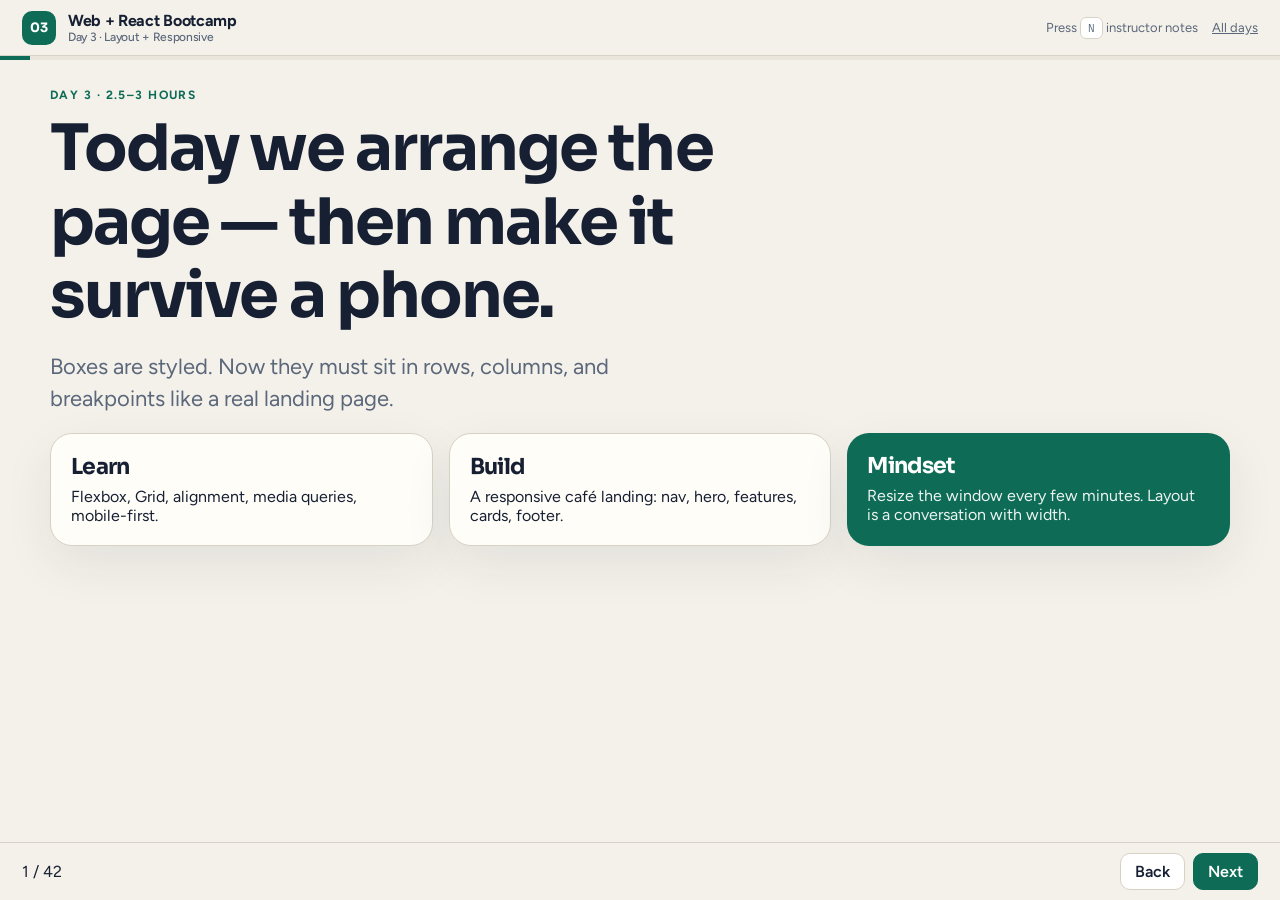
<file: day-03.html>
<!DOCTYPE html>
<html lang="en">
<head>
  <meta charset="UTF-8" />
  <meta name="viewport" content="width=device-width, initial-scale=1.0" />
  <title>Day 3 — CSS Layout + Responsive Design</title>
  <link rel="preconnect" href="https://fonts.googleapis.com" />
  <link rel="preconnect" href="https://fonts.gstatic.com" crossorigin />
  <link href="https://fonts.googleapis.com/css2?family=Figtree:wght@400;500;600;700&family=IBM+Plex+Mono:wght@400;600&family=Sora:wght@600;700&display=swap" rel="stylesheet" />
  <link rel="stylesheet" href="assets/slides.css" />
</head>
<body>
<div class="deck">
  <header class="topbar">
    <div class="brand">
      <div class="brand-mark">03</div>
      <div>Web + React Bootcamp <small>Day 3 · Layout + Responsive</small></div>
    </div>
    <div class="top-meta">
      <span>Press <span class="kbd">N</span> instructor notes</span>
      <a href="index.html" style="color:inherit">All days</a>
    </div>
  </header>
  <div class="progress"><span id="bar"></span></div>
  <main class="viewport">

    <section class="slide">
      <div class="slide-inner">
        <p class="eyebrow">Day 3 · 2.5–3 hours</p>
        <h1 class="display">Today we arrange the page — then make it survive a phone.</h1>
        <p class="lede">Boxes are styled. Now they must sit in rows, columns, and breakpoints like a real landing page.</p>
        <div class="grid grid-3 mt">
          <div class="card"><h3>Learn</h3><p>Flexbox, Grid, alignment, media queries, mobile-first.</p></div>
          <div class="card"><h3>Build</h3><p>A responsive café landing: nav, hero, features, cards, footer.</p></div>
          <div class="card teal"><h3>Mindset</h3><p>Resize the window every few minutes. Layout is a conversation with width.</p></div>
        </div>
      </div>
      <aside class="notes">Ask: “Who’s page is still one long column?” That’s expected. Normalize it. Today’s win is a navbar + card row that wraps.</aside>
    </section>

    <section class="slide">
      <div class="slide-inner">
        <p class="eyebrow">Day 3 learning objectives</p>
        <h2>By the end of today you can…</h2>
        <div class="grid grid-2 mt">
          <div class="card">
            <ol class="clean">
              <li>Lay out a row with Flexbox (nav, buttons, cards)</li>
              <li>Build a 2–3 column Grid for features</li>
              <li>Control alignment and gap instead of magic margins</li>
              <li>Write a mobile-first media query</li>
              <li>Use DevTools to debug overflow and breakpoints</li>
            </ol>
          </div>
          <div class="card navy">
            <h3>You will leave with</h3>
            <p>A responsive landing page skeleton + homework for a fictional business site (2 hours).</p>
          </div>
        </div>
      </div>
    </section>

    <section class="slide">
      <div class="slide-inner">
        <p class="eyebrow">Why today matters</p>
        <h2>Most users are not on your laptop width</h2>
        <p class="lede">A café site that works on 1440px and clips on 375px loses the customer who wanted to order from a bus.</p>
        <div class="flow mt">
          <div class="node">Styled boxes</div><span class="arrow">→</span>
          <div class="node">Layout</div><span class="arrow">→</span>
          <div class="node">Breakpoints</div><span class="arrow">→</span>
          <div class="node">Usable on phones</div>
        </div>
      </div>
    </section>

    <section class="slide">
      <div class="slide-inner">
        <p class="eyebrow">Interactive question</p>
        <div class="q">Why is responsive design important if “most of our classmates use laptops”?</div>
        <div class="grid grid-3 mt">
          <div class="card"><h3>Guess 1</h3><p>“Phones are a later problem.”</p></div>
          <div class="card"><h3>Guess 2</h3><p>“One width is enough if we zoom.”</p></div>
          <div class="card"><h3>Guess 3</h3><p>“The web is a range of screens, not one canvas.”</p></div>
        </div>
      </div>
      <aside class="notes">Share a stat if you like, but the story is enough: you browse on your phone tonight. So will their users.</aside>
    </section>

    <section class="slide">
      <div class="slide-inner">
        <p class="eyebrow">Problem → solution</p>
        <h2>Floats and absolute positioning do not scale</h2>
        <div class="grid grid-2 mt">
          <div class="card amber">
            <h3>Problem</h3>
            <p>Yesterday’s cards stack. Forcing them with <code>float</code> or <code>position</code> breaks wrapping, centering, and equal heights.</p>
          </div>
          <div class="card">
            <h3>Solution</h3>
            <p>Layout systems: Flexbox for one direction, Grid for two. Gap for spacing.</p>
          </div>
        </div>
        <p class="callout mt">Technology: Flex + Grid. Result: navbars and card rows that can wrap.</p>
      </div>
    </section>

    <section class="slide">
      <div class="slide-inner">
        <p class="eyebrow">Flexbox</p>
        <h2>A container that arranges children in one direction</h2>
        <p class="lede">What: a row or a column with alignment superpowers. Why: navbars, button groups, “logo left / links right”.</p>
        <pre class="code mt"><span class="t">.nav</span> {
  <span class="k">display</span>: <span class="s">flex</span>;
  <span class="k">align-items</span>: <span class="s">center</span>;
  <span class="k">justify-content</span>: <span class="s">space-between</span>;
  <span class="k">gap</span>: <span class="s">16px</span>;
}</pre>
      </div>
    </section>

    <section class="slide">
      <div class="slide-inner">
        <p class="eyebrow">Flex direction</p>
        <h2>Row is the default. Column is a stacked flex.</h2>
        <div class="grid grid-2 mt">
          <div class="card">
            <h3>Row</h3>
            <pre class="code" style="margin-top:10px"><span class="k">flex-direction</span>: <span class="s">row</span>;</pre>
            <p class="mt">Main axis = left to right. Navbar links.</p>
          </div>
          <div class="card">
            <h3>Column</h3>
            <pre class="code" style="margin-top:10px"><span class="k">flex-direction</span>: <span class="s">column</span>;</pre>
            <p class="mt">Main axis = top to bottom. Mobile menu. Card body.</p>
          </div>
        </div>
      </div>
    </section>

    <section class="slide">
      <div class="slide-inner">
        <p class="eyebrow">Alignment</p>
        <h2>Main axis vs cross axis — say it out loud</h2>
        <table class="compare mt">
          <tr><th>Property</th><th>Controls</th><th>Common values</th></tr>
          <tr><td><code>justify-content</code></td><td>Main axis</td><td>flex-start, center, space-between, space-around</td></tr>
          <tr><td><code>align-items</code></td><td>Cross axis</td><td>stretch, center, flex-start, flex-end</td></tr>
          <tr><td><code>align-self</code></td><td>One child</td><td>override stretch</td></tr>
        </table>
        <p class="q mt">If the nav is a row, which property pushes the logo left and the links right?</p>
      </div>
      <aside class="notes">Answer: justify-content: space-between. align-items: center vertically centers the logo with the links.</aside>
    </section>

    <section class="slide">
      <div class="slide-inner">
        <p class="eyebrow">Spacing</p>
        <h2>Prefer <code>gap</code> over margin on every child</h2>
        <div class="grid grid-2 mt">
          <div class="card amber"><h3>Old habit</h3><p>Each card has <code>margin-right: 16px</code>. The last card still has extra space. Wrapping looks uneven.</p></div>
          <div class="card"><h3>Better</h3><pre class="code" style="margin-top:10px"><span class="t">.row</span> {
  <span class="k">display</span>: <span class="s">flex</span>;
  <span class="k">gap</span>: <span class="s">16px</span>;
}</pre></div>
        </div>
        <p class="callout mt">Gap is spacing <em>between</em> items. Padding is still for air <em>inside</em> a card.</p>
      </div>
    </section>

    <section class="slide">
      <div class="slide-inner">
        <p class="eyebrow">Flex wrap, grow, shrink</p>
        <h2>Rows must be allowed to break</h2>
        <pre class="code mt"><span class="t">.features</span> {
  <span class="k">display</span>: <span class="s">flex</span>;
  <span class="k">flex-wrap</span>: <span class="s">wrap</span>;
  <span class="k">gap</span>: <span class="s">16px</span>;
}
<span class="t">.card</span> { <span class="k">flex</span>: <span class="s">1 1 240px</span>; } <span class="c">/* grow | shrink | basis */</span></pre>
        <p class="lede mt">Read <code>1 1 240px</code> as: “try 240px, grow if there is room, shrink if not.”</p>
      </div>
    </section>

    <section class="slide">
      <div class="slide-inner">
        <p class="eyebrow">Real world · Flexbox</p>
        <h2>Where you will use flex this week</h2>
        <div class="grid grid-3 mt">
          <div class="card"><h3>Navbar</h3><p>Logo + links + “Order” button on one row.</p></div>
          <div class="card"><h3>Hero</h3><p>Text column beside a photo (until mobile stacks them).</p></div>
          <div class="card"><h3>Card footer</h3><p>Price on the left, button on the right.</p></div>
        </div>
      </div>
    </section>

    <section class="slide">
      <div class="slide-inner">
        <p class="eyebrow">Instructor live coding</p>
        <h2>Café navbar in 8 minutes</h2>
        <ol class="clean mt">
          <li>HTML: <code>header.nav</code> with logo, <code>nav</code> links, button</li>
          <li><code>display: flex; align-items: center; justify-content: space-between</code></li>
          <li>Inner links: nested flex + gap</li>
          <li>Add padding and a bottom border</li>
          <li>Shrink the window — notice overflow. We will fix it with wrap or a later breakpoint</li>
        </ol>
        <p class="callout mt">Type together. Do not jump to hamburger menus yet.</p>
      </div>
      <aside class="notes">Keep HTML semantic: header &gt; brand + nav. The flex is on the header.</aside>
    </section>

    <section class="slide">
      <div class="slide-inner">
        <p class="eyebrow">Live coding target</p>
        <pre class="code mt"><span class="t">.nav</span> {
  <span class="k">display</span>: <span class="s">flex</span>;
  <span class="k">align-items</span>: <span class="s">center</span>;
  <span class="k">justify-content</span>: <span class="s">space-between</span>;
  <span class="k">padding</span>: <span class="s">16px 24px</span>;
  <span class="k">gap</span>: <span class="s">16px</span>;
}
<span class="t">.nav-links</span> {
  <span class="k">display</span>: <span class="s">flex</span>;
  <span class="k">gap</span>: <span class="s">20px</span>;
  <span class="k">list-style</span>: <span class="s">none</span>;
}</pre>
      </div>
    </section>

    <section class="slide">
      <div class="slide-inner">
        <p class="eyebrow">Student practice #1 · 8 minutes</p>
        <div class="practice">
          <h2>Flex a mini header + tags</h2>
          <ul class="clean">
            <li>Put your name and a button on one row, space-between</li>
            <li>Put skill tags in a wrapping flex row with gap</li>
            <li>Center a 40px avatar next to a heading using <code>align-items: center</code></li>
          </ul>
          <p class="mt">What happens if you forget <code>flex-wrap</code> on a narrow window?</p>
        </div>
      </div>
    </section>

    <section class="slide">
      <div class="slide-inner">
        <p class="eyebrow">CSS Grid</p>
        <h2>A container that arranges children in two dimensions</h2>
        <p class="lede">What: rows and columns at once. Why: feature sections, photo galleries, “equal height cards in a grid”.</p>
        <pre class="code mt"><span class="t">.features</span> {
  <span class="k">display</span>: <span class="s">grid</span>;
  <span class="k">grid-template-columns</span>: <span class="s">1fr 1fr 1fr</span>;
  <span class="k">gap</span>: <span class="s">16px</span>;
}</pre>
      </div>
    </section>

    <section class="slide">
      <div class="slide-inner">
        <p class="eyebrow">Grid tracks</p>
        <h2><code>fr</code> is a share of leftover space</h2>
        <div class="grid grid-2 mt">
          <div class="card">
            <pre class="code"><span class="k">grid-template-columns</span>: <span class="s">repeat(3, 1fr)</span>;
<span class="k">grid-template-columns</span>: <span class="s">200px 1fr</span>;
<span class="k">grid-template-rows</span>: <span class="s">auto 1fr auto</span>;</pre>
          </div>
          <div class="card navy">
            <h3>How</h3>
            <p>Sidebar 200px, main takes the rest. Header / content / footer rows: auto, 1fr, auto.</p>
          </div>
        </div>
      </div>
    </section>

    <section class="slide">
      <div class="slide-inner">
        <p class="eyebrow">Grid alignment</p>
        <h2>The grid has its own justify and align</h2>
        <table class="compare mt">
          <tr><th>Property</th><th>Use</th></tr>
          <tr><td><code>justify-items</code> / <code>align-items</code></td><td>How each cell’s content sits</td></tr>
          <tr><td><code>justify-content</code> / <code>align-content</code></td><td>How the whole grid sits if tracks don’t fill the container</td></tr>
          <tr><td><code>place-items: center</code></td><td>Shortcut for both axes — hero badges, empty states</td></tr>
        </table>
      </div>
    </section>

    <section class="slide">
      <div class="slide-inner">
        <p class="eyebrow">Flex vs Grid</p>
        <h2>One direction vs two. Not a rivalry.</h2>
        <div class="grid grid-2 mt">
          <div class="card">
            <span class="tag">Flexbox</span>
            <h3 class="mt">Content-driven row/column</h3>
            <p>Nav, toolbars, aligning an icon with a label.</p>
          </div>
          <div class="card navy">
            <span class="tag">Grid</span>
            <h3 class="mt">Layout-driven areas</h3>
            <p>Page regions, card matrices, overlapping hero art later.</p>
          </div>
        </div>
        <p class="q mt">Would you build a 3-column “Our drinks” section with Flex or Grid first? Why?</p>
      </div>
      <aside class="notes">Either works. Prefer Grid for equal columns. Flex wrap + basis is the fallback they already know.</aside>
    </section>

    <section class="slide">
      <div class="slide-inner">
        <p class="eyebrow">Common layout patterns</p>
        <h2>Steal these shapes, not random CSS</h2>
        <div class="grid grid-4 mt">
          <div class="card"><h3>Nav bar</h3><p>Flex, space-between</p></div>
          <div class="card"><h3>Hero split</h3><p>Grid 1fr 1fr → 1 col on small</p></div>
          <div class="card"><h3>Card grid</h3><p>Repeat auto-fit minmax</p></div>
          <div class="card"><h3>Footer</h3><p>Flex wrap or 4-col grid</p></div>
        </div>
        <pre class="code mt"><span class="k">grid-template-columns</span>: <span class="s">repeat(auto-fit, minmax(240px, 1fr))</span>;</pre>
      </div>
    </section>

    <section class="slide">
      <div class="slide-inner">
        <p class="eyebrow">Responsive problem</p>
        <h2>A 3-column grid on a 360px screen is cruelty</h2>
        <p class="lede">Solution: change the number of columns when the viewport crosses a breakpoint. Technology: media queries.</p>
        <div class="flow mt">
          <div class="node">1 column</div><span class="arrow">→</span>
          <div class="node">2 columns</div><span class="arrow">→</span>
          <div class="node">3 columns</div>
        </div>
      </div>
    </section>

    <section class="slide">
      <div class="slide-inner">
        <p class="eyebrow">Media queries</p>
        <h2>CSS that only applies when a condition is true</h2>
        <pre class="code mt"><span class="t">.features</span> {
  <span class="k">display</span>: <span class="s">grid</span>;
  <span class="k">grid-template-columns</span>: <span class="s">1fr</span>;
  <span class="k">gap</span>: <span class="s">16px</span>;
}
<span class="k">@media</span> (min-width: <span class="s">768px</span>) {
  <span class="t">.features</span> { <span class="k">grid-template-columns</span>: <span class="s">1fr 1fr 1fr</span>; }
}</pre>
        <p class="callout mt">Put the query after the base rule. Inside the query, only write what changes.</p>
      </div>
    </section>

    <section class="slide">
      <div class="slide-inner">
        <p class="eyebrow">Mobile-first</p>
        <h2>Write the small layout as the default</h2>
        <div class="grid grid-2 mt">
          <div class="card amber">
            <h3>Desktop-first</h3>
            <p>Start with 3 columns, then <code>max-width</code> queries to smash them. Easy to forget a phone.</p>
          </div>
          <div class="card teal">
            <h3>Mobile-first</h3>
            <p>Start with 1 column. Enhance with <code>min-width</code>. The phone always works.</p>
          </div>
        </div>
        <p class="mt muted">This course uses mobile-first. It matches how we will write Tailwind prefixes tomorrow.</p>
      </div>
    </section>

    <section class="slide">
      <div class="slide-inner">
        <p class="eyebrow">Desktop vs mobile</p>
        <h2>Same content. Different arrangement. Rarely a second website.</h2>
        <table class="compare mt">
          <tr><th></th><th>Mobile</th><th>Desktop</th></tr>
          <tr><td>Nav</td><td>Stacked or simplified links</td><td>Horizontal</td></tr>
          <tr><td>Hero</td><td>Image below headline</td><td>Side by side</td></tr>
          <tr><td>Features</td><td>1 card per row</td><td>3 per row</td></tr>
          <tr><td>Type</td><td>Slightly smaller headings</td><td>Display sizes</td></tr>
        </table>
      </div>
    </section>

    <section class="slide">
      <div class="slide-inner">
        <p class="eyebrow">Breakpoints we will use</p>
        <h2>Pick a few. Do not invent 12.</h2>
        <div class="grid grid-3 mt">
          <div class="card"><h3>~640px</h3><p>Large phones / small tablets. Optional.</p></div>
          <div class="card teal"><h3>~768px</h3><p>Our main “now we can do 2–3 columns”.</p></div>
          <div class="card"><h3>~1024px</h3><p>Comfortable desktop padding and max-width.</p></div>
        </div>
        <p class="callout mt">Also set <code>max-width</code> on the page (1100–1200px) and center it. Giant screens should not stretch text to 2000px.</p>
      </div>
    </section>

    <section class="slide">
      <div class="slide-inner">
        <p class="eyebrow">The viewport meta</p>
        <h2>Without this tag, phones pretend they are 980px wide</h2>
        <pre class="code mt">&lt;<span class="k">meta</span> <span class="t">name</span>=<span class="s">"viewport"</span>
      <span class="t">content</span>=<span class="s">"width=device-width, initial-scale=1.0"</span>&gt;</pre>
        <p class="lede mt">You already used this on Day 1. If a “responsive” page looks zoomed-out on a phone, this line is missing.</p>
      </div>
    </section>

    <section class="slide">
      <div class="slide-inner">
        <p class="eyebrow">Developer tools</p>
        <h2>Layout is debugged, not guessed</h2>
        <ol class="clean mt" style="font-size:20px">
          <li>Right-click → Inspect. Toggle device toolbar (phone icon).</li>
          <li>Watch the width number as you drag.</li>
          <li>Select a flex/grid container — Chrome draws the tracks.</li>
          <li>Look for overflow: a child with a fixed width is usually the villain.</li>
          <li>Uncheck properties live. If the bug vanishes, you found it.</li>
        </ol>
      </div>
      <aside class="notes">Demo device mode on the live navbar. Show 375, 768, 1280. Show the overflow scrollbar as a “you failed this width” signal.</aside>
    </section>

    <section class="slide">
      <div class="slide-inner">
        <p class="eyebrow">Instructor live coding</p>
        <h2>Hero + feature grid that collapses</h2>
        <ol class="clean mt">
          <li>Hero: grid 1 column; at 768px, 1fr 1fr</li>
          <li>Features: <code>repeat(auto-fit, minmax(220px, 1fr))</code> or a media query</li>
          <li>Page wrapper: <code>max-width: 1100px; margin: 0 auto; padding: 0 20px</code></li>
          <li>Device mode: 375, 768, 1200</li>
        </ol>
      </div>
    </section>

    <section class="slide">
      <div class="slide-inner">
        <p class="eyebrow">Live coding target</p>
        <pre class="code mt"><span class="t">.hero</span> {
  <span class="k">display</span>: <span class="s">grid</span>;
  <span class="k">gap</span>: <span class="s">24px</span>;
}
<span class="k">@media</span> (min-width: <span class="s">768px</span>) {
  <span class="t">.hero</span> { <span class="k">grid-template-columns</span>: <span class="s">1.1fr 0.9fr</span>; <span class="k">align-items</span>: <span class="s">center</span>; }
}</pre>
      </div>
    </section>

    <section class="slide">
      <div class="slide-inner">
        <p class="eyebrow">Student practice #2 · 10 minutes</p>
        <div class="practice">
          <h2>Media-query a card row</h2>
          <ul class="clean">
            <li>Three feature cards in a grid</li>
            <li>Default: 1 column</li>
            <li>From 768px: 3 columns</li>
            <li>Add 16px gap and equal padding inside cards</li>
          </ul>
          <p class="mt">In DevTools, is the query firing at 768? Read the width. Do not guess.</p>
        </div>
      </div>
    </section>

    <section class="slide">
      <div class="slide-inner">
        <p class="eyebrow">Student practice #3 · 8 minutes</p>
        <div class="practice">
          <h2>Mobile-first hero</h2>
          <ol class="clean">
            <li>Headline, paragraph, button, then image — stacked</li>
            <li>At 768px, text and image sit side by side</li>
            <li>Image <code>max-width: 100%</code> so it never overflows</li>
          </ol>
        </div>
      </div>
    </section>

    <section class="slide">
      <div class="slide-inner">
        <p class="eyebrow">Student practice #4 · 6 minutes</p>
        <div class="practice">
          <h2>Overflow hunt</h2>
          <p>Intentionally set a child to <code>width: 500px</code> on a 375 preview. Find it in DevTools. Fix it with <code>max-width: 100%</code> or by removing the fixed width. Write one sentence: what was overflowing?</p>
        </div>
      </div>
    </section>

    <section class="slide">
      <div class="slide-inner">
        <p class="eyebrow">Mini project</p>
        <h2>Responsive café landing page</h2>
        <p class="lede">Objective: a one-page layout that is usable at 375px and pleasant at 1200px.</p>
        <div class="grid grid-2 mt">
          <div class="card">
            <h3>Must include</h3>
            <ul class="clean">
              <li>Navbar (flex)</li>
              <li>Hero (headline, text, CTA, image)</li>
              <li>Features (3+ cards)</li>
              <li>Menu or product cards</li>
              <li>Footer with links</li>
              <li>At least one media query</li>
            </ul>
          </div>
          <div class="card navy">
            <h3>Folder structure</h3>
            <pre class="code" style="margin-top:10px">day-03-landing/
  index.html
  styles.css
  images/
    hero.jpg
    drink-1.jpg</pre>
          </div>
        </div>
      </div>
    </section>

    <section class="slide">
      <div class="slide-inner">
        <p class="eyebrow">Mini project steps</p>
        <ol class="clean" style="font-size:22px">
          <li>Write semantic HTML for all sections first. No CSS.</li>
          <li>Base styles: fonts, colors, card padding (Day 2 skills).</li>
          <li>Flex the navbar. Grid the features. Wrapper max-width.</li>
          <li>Add mobile-first queries. Test 375 / 768 / 1280.</li>
          <li>Fix overflow. Then polish hover on buttons.</li>
        </ol>
      </div>
    </section>

    <section class="slide">
      <div class="slide-inner">
        <p class="eyebrow">Expected result</p>
        <h2>A landing page, not a long unstyled document</h2>
        <div class="hero-panel">
          <p class="small" style="opacity:.7">Fictional café is fine — “Harbor Bean” or similar.</p>
          <h3 style="color:#fff;margin-top:8px">Nav → Hero → Features → Cards → Footer</h3>
          <p class="mt">On a phone: one column. On a laptop: hero split + multi-column cards. No horizontal scrollbar.</p>
        </div>
      </div>
    </section>

    <section class="slide">
      <div class="slide-inner">
        <p class="eyebrow">Assignment</p>
        <h2>Fictional business landing page</h2>
        <p><span class="tag">Beginner+</span> &nbsp; Estimated time: 2 hours &nbsp; Difficulty: ★★☆</p>
        <p class="mt"><b>Objective:</b> Apply Flex, Grid, and mobile-first queries to a business that is not a copy of the in-class café if you can (bakery, gym, tutor, plant shop).</p>
        <div class="grid grid-2 mt">
          <div class="card">
            <h3>Requirements</h3>
            <ul class="clean">
              <li>Navbar with 4 links + one button</li>
              <li>Hero with heading, subtext, CTA</li>
              <li>Features grid (min 3)</li>
              <li>Product/service cards (min 3) with image, title, price or time</li>
              <li>Footer with contact line</li>
              <li>Works at 375px and 1280px</li>
            </ul>
          </div>
          <div class="card">
            <h3>Expected features</h3>
            <ul class="clean">
              <li>External CSS</li>
              <li>Mobile-first media queries</li>
              <li>Flex used at least once, Grid at least once</li>
              <li>Consistent gap/padding scale</li>
              <li>No horizontal overflow</li>
            </ul>
          </div>
        </div>
      </div>
    </section>

    <section class="slide">
      <div class="slide-inner">
        <p class="eyebrow">Assignment extras</p>
        <div class="grid grid-2 mt">
          <div class="card amber">
            <h3>Bonus</h3>
            <ul class="clean">
              <li>Sticky header (<code>position: sticky</code>)</li>
              <li><code>auto-fit</code> + <code>minmax</code> instead of a second breakpoint</li>
              <li>A simple hover lift on cards</li>
            </ul>
          </div>
          <div class="card navy">
            <h3>Submission</h3>
            <p>Folder <code>day03-landing-yourname</code>. Bring it tomorrow — Day 4 rebuilds this page with Tailwind utilities.</p>
          </div>
        </div>
      </div>
    </section>

    <section class="slide">
      <div class="slide-inner">
        <p class="eyebrow">Recap</p>
        <h2>What we learned</h2>
        <div class="grid grid-2 mt">
          <div class="card"><h3>Flexbox</h3><p>One-axis layout, alignment, wrap, gap.</p></div>
          <div class="card"><h3>Grid</h3><p>Two-axis tracks with <code>fr</code> and repeat.</p></div>
          <div class="card"><h3>Responsive</h3><p>Mobile-first + <code>min-width</code> queries.</p></div>
          <div class="card"><h3>DevTools</h3><p>Device mode finds overflow before users do.</p></div>
        </div>
      </div>
    </section>

    <section class="slide">
      <div class="slide-inner">
        <p class="eyebrow">Common mistakes</p>
        <ul class="clean" style="font-size:22px">
          <li>Using Grid for a simple navbar (Flex is clearer).</li>
          <li>Forgetting <code>flex-wrap</code> so items squash or overflow.</li>
          <li>Desktop-first queries and a broken phone layout.</li>
          <li>Missing viewport meta — “responsive CSS” never engages.</li>
          <li>Fixed pixel widths on images and cards.</li>
        </ul>
      </div>
    </section>

    <section class="slide">
      <div class="slide-inner">
        <p class="eyebrow">Key takeaways</p>
        <ol class="clean" style="font-size:24px">
          <li>Flex = one direction. Grid = rows and columns.</li>
          <li>Gap beats random child margins.</li>
          <li>Start from the small screen; enhance upward.</li>
          <li>A few breakpoints beat a unique rule for every device.</li>
          <li>Inspect, resize, fix overflow. That is professional layout work.</li>
        </ol>
      </div>
    </section>

    <section class="slide">
      <div class="slide-inner">
        <p class="eyebrow">Quick quiz</p>
        <div class="grid grid-2 mt">
          <div class="q">1. Why is responsive design important?</div>
          <div class="q">2. <code>justify-content</code> vs <code>align-items</code> on a row?</div>
          <div class="q">3. When would you choose Grid over Flex?</div>
          <div class="q">4. Why write mobile-first instead of max-width queries only?</div>
        </div>
        <p class="mt muted">Pairs, 3 minutes, then share.</p>
      </div>
      <aside class="notes">1) Many viewports / real users. 2) main vs cross axis. 3) 2D layout / equal columns. 4) base always works on phones; enhance rather than undo.</aside>
    </section>

    <section class="slide">
      <div class="slide-inner">
        <p class="eyebrow">Questions & discussion</p>
        <h2>What still feels fuzzy?</h2>
        <div class="grid grid-3 mt">
          <div class="card"><h3>Prompt</h3><p>Describe Flex vs Grid to a beginner in one sentence each.</p></div>
          <div class="card"><h3>Prompt</h3><p>How would you test a page without a physical phone?</p></div>
          <div class="card teal"><h3>Office minutes</h3><p>Stay after for overflow / query debugging.</p></div>
        </div>
      </div>
    </section>

    <section class="slide">
      <div class="slide-inner">
        <p class="eyebrow">Tomorrow · Day 4</p>
        <h1 class="display">Tailwind: the same CSS ideas, much faster to type.</h1>
        <p class="lede">Utility-first classes for spacing, color, flex, grid, and responsive prefixes. We rebuild today’s landing page.</p>
        <div class="card teal mt">
          <h3>Bring to class</h3>
          <p>Your Day 3 landing HTML. We will restyle it without a long custom stylesheet.</p>
        </div>
      </div>
    </section>

  </main>
  <div class="footerbar">
    <span id="counter"></span>
    <div class="nav-btns">
      <button class="nav" id="prev">Back</button>
      <button class="nav primary" id="next">Next</button>
    </div>
  </div>
</div>
<script src="assets/slides.js"></script>
</body>
</html>
</file>
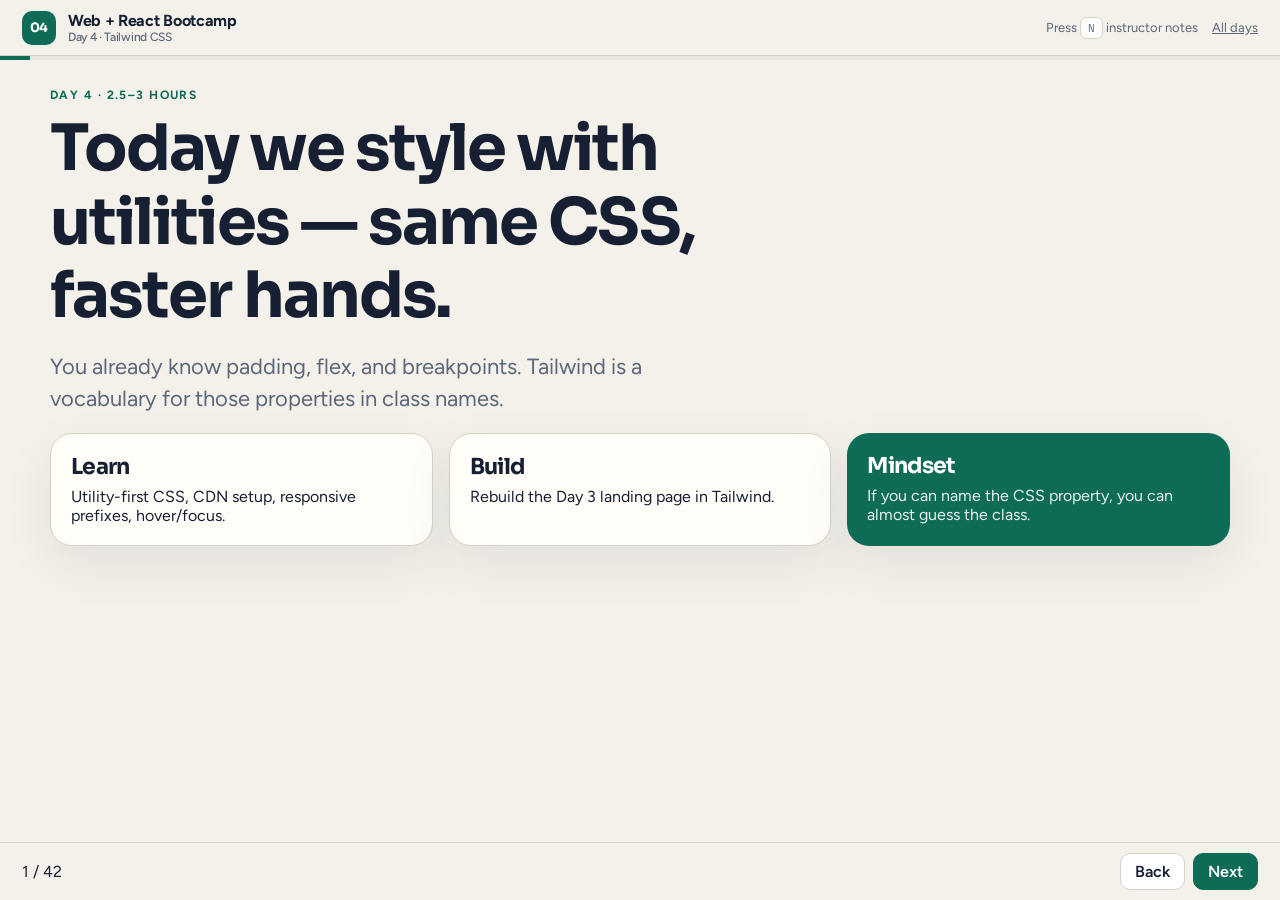
<file: day-04.html>
<!DOCTYPE html>
<html lang="en">
<head>
  <meta charset="UTF-8" />
  <meta name="viewport" content="width=device-width, initial-scale=1.0" />
  <title>Day 4 — Tailwind CSS</title>
  <link rel="preconnect" href="https://fonts.googleapis.com" />
  <link rel="preconnect" href="https://fonts.gstatic.com" crossorigin />
  <link href="https://fonts.googleapis.com/css2?family=Figtree:wght@400;500;600;700&family=IBM+Plex+Mono:wght@400;600&family=Sora:wght@600;700&display=swap" rel="stylesheet" />
  <link rel="stylesheet" href="assets/slides.css" />
</head>
<body>
<div class="deck">
  <header class="topbar">
    <div class="brand">
      <div class="brand-mark">04</div>
      <div>Web + React Bootcamp <small>Day 4 · Tailwind CSS</small></div>
    </div>
    <div class="top-meta">
      <span>Press <span class="kbd">N</span> instructor notes</span>
      <a href="index.html" style="color:inherit">All days</a>
    </div>
  </header>
  <div class="progress"><span id="bar"></span></div>
  <main class="viewport">

    <section class="slide">
      <div class="slide-inner">
        <p class="eyebrow">Day 4 · 2.5–3 hours</p>
        <h1 class="display">Today we style with utilities — same CSS, faster hands.</h1>
        <p class="lede">You already know padding, flex, and breakpoints. Tailwind is a vocabulary for those properties in class names.</p>
        <div class="grid grid-3 mt">
          <div class="card"><h3>Learn</h3><p>Utility-first CSS, CDN setup, responsive prefixes, hover/focus.</p></div>
          <div class="card"><h3>Build</h3><p>Rebuild the Day 3 landing page in Tailwind.</p></div>
          <div class="card teal"><h3>Mindset</h3><p>If you can name the CSS property, you can almost guess the class.</p></div>
        </div>
      </div>
      <aside class="notes">Reassure: this is not a new language. Map p-4 to padding. We use Play CDN for beginners; mention that production apps later use a build step.</aside>
    </section>

    <section class="slide">
      <div class="slide-inner">
        <p class="eyebrow">Day 4 learning objectives</p>
        <h2>By the end of today you can…</h2>
        <div class="grid grid-2 mt">
          <div class="card">
            <ol class="clean">
              <li>Explain utility-first vs a custom stylesheet</li>
              <li>Add Tailwind via CDN for class demos</li>
              <li>Style type, color, spacing, flex, grid, borders, shadows</li>
              <li>Use <code>sm:</code> / <code>md:</code> / <code>lg:</code> prefixes</li>
              <li>Add hover and focus states without extra CSS files</li>
            </ol>
          </div>
          <div class="card navy">
            <h3>You will leave with</h3>
            <p>A Tailwind version of the landing page + homework for a product/service page (2 hours).</p>
          </div>
        </div>
      </div>
    </section>

    <section class="slide">
      <div class="slide-inner">
        <p class="eyebrow">Why today matters</p>
        <h2>Teams ship UI faster when spacing is a shared scale</h2>
        <p class="lede">Days 2–3 taught the ideas. Tailwind encodes those ideas so you do not invent <code>padding: 17px</code> on every card.</p>
        <div class="flow mt">
          <div class="node">CSS knowledge</div><span class="arrow">→</span>
          <div class="node">Utilities</div><span class="arrow">→</span>
          <div class="node">Faster UI</div><span class="arrow">→</span>
          <div class="node">React later</div>
        </div>
      </div>
    </section>

    <section class="slide">
      <div class="slide-inner">
        <p class="eyebrow">Interactive question</p>
        <div class="q">What problem appears when a CSS file grows to 800 lines of <code>.hero-title-alt-2</code>?</div>
        <div class="grid grid-3 mt">
          <div class="card"><h3>Guess 1</h3><p>“Names become meaningless.”</p></div>
          <div class="card"><h3>Guess 2</h3><p>“You fear deleting unused rules.”</p></div>
          <div class="card"><h3>Guess 3</h3><p>“Two buttons look almost the same but not quite.”</p></div>
        </div>
      </div>
      <aside class="notes">All three are real. Tailwind’s bet: compose known utilities instead of inventing class names.</aside>
    </section>

    <section class="slide">
      <div class="slide-inner">
        <p class="eyebrow">Problem → solution</p>
        <h2>Maintaining large CSS files becomes difficult</h2>
        <div class="grid grid-2 mt">
          <div class="card amber">
            <h3>Problem</h3>
            <p>Custom class names drift. Dead CSS piles up. Two “cards” diverge by 4 pixels.</p>
          </div>
          <div class="card">
            <h3>Solution</h3>
            <p>Utility-first: small, reusable classes that map 1:1 to CSS properties.</p>
          </div>
        </div>
        <p class="callout mt">Technology: Tailwind CSS. Result: faster, more consistent UI — if you already understand CSS.</p>
      </div>
    </section>

    <section class="slide">
      <div class="slide-inner">
        <p class="eyebrow">What is it?</p>
        <h2>Tailwind is a utility-first CSS framework</h2>
        <div class="grid grid-3 mt">
          <div class="card"><h3>What</h3><p>A catalog of classes like <code>mt-4</code>, <code>flex</code>, <code>text-teal-700</code>.</p></div>
          <div class="card"><h3>Why</h3><p>Style in HTML without inventing a new stylesheet per component.</p></div>
          <div class="card teal"><h3>How</h3><p>Add the library, then compose classes on elements.</p></div>
        </div>
        <p class="mt muted">It does not replace CSS. It generates CSS for you from class names.</p>
      </div>
    </section>

    <section class="slide">
      <div class="slide-inner">
        <p class="eyebrow">Utility-first</p>
        <h2>One class, one job — then combine</h2>
        <pre class="code mt">&lt;<span class="k">h1</span> <span class="t">class</span>=<span class="s">"text-3xl font-bold text-teal-800"</span>&gt;
  Harbor Bean
&lt;/<span class="k">h1</span>&gt;</pre>
        <div class="grid grid-3 mt">
          <div class="card"><h3>text-3xl</h3><p>font-size</p></div>
          <div class="card"><h3>font-bold</h3><p>font-weight</p></div>
          <div class="card"><h3>text-teal-800</h3><p>color</p></div>
        </div>
      </div>
    </section>

    <section class="slide">
      <div class="slide-inner">
        <p class="eyebrow">Tailwind vs traditional CSS</p>
        <table class="compare mt">
          <tr><th></th><th>Traditional</th><th>Tailwind</th></tr>
          <tr><td>Where styles live</td><td><code>styles.css</code></td><td>Mostly on the element</td></tr>
          <tr><td>Naming</td><td>You invent <code>.heroBanner</code></td><td>You pick utilities</td></tr>
          <tr><td>Consistency</td><td>Easy to drift</td><td>Shared spacing/color scale</td></tr>
          <tr><td>Learning</td><td>You already did Days 2–3</td><td>Map properties → classes</td></tr>
        </table>
        <p class="callout mt">HTML looks busier. CSS files stay small. That is the tradeoff — not a moral victory.</p>
      </div>
    </section>

    <section class="slide">
      <div class="slide-inner">
        <p class="eyebrow">Real world</p>
        <h2>Startups and product teams use this daily</h2>
        <div class="grid grid-3 mt">
          <div class="card"><h3>Marketing pages</h3><p>Hero, pricing, FAQ — assembled from utilities.</p></div>
          <div class="card"><h3>Dashboards</h3><p>Spacing scale keeps tables and cards aligned.</p></div>
          <div class="card"><h3>React later</h3><p>Classes sit on components. We will reuse this on Days 8–11.</p></div>
        </div>
      </div>
    </section>

    <section class="slide">
      <div class="slide-inner">
        <p class="eyebrow">Setup for beginners</p>
        <h2>Play CDN — good for class, not the final production story</h2>
        <pre class="code mt">&lt;<span class="k">script</span> <span class="t">src</span>=<span class="s">"https://cdn.tailwindcss.com"</span>&gt;&lt;/<span class="k">script</span>&gt;</pre>
        <div class="grid grid-2 mt">
          <div class="card">
            <h3>Why CDN today</h3>
            <p>No Node install. Refresh and classes work. Matches a beginner laptop lab.</p>
          </div>
          <div class="card amber">
            <h3>Honest caveat</h3>
            <p>The Play CDN is for development. Real apps later use a Tailwind build so unused CSS is stripped. You will see that around React week.</p>
          </div>
        </div>
      </div>
      <aside class="notes">Paste the script in head. Confirm network. If blocked, have a local fallback plan. Do not spend 40 minutes on npm today.</aside>
    </section>

    <section class="slide">
      <div class="slide-inner">
        <p class="eyebrow">Instructor live coding</p>
        <h2>Wire Tailwind on a blank café page</h2>
        <ol class="clean mt">
          <li>Copy Day 3 HTML structure (or a slim version)</li>
          <li>Add the CDN script in <code>head</code></li>
          <li>Give <code>body</code> classes: <code>bg-stone-100 text-slate-800</code></li>
          <li>Style one heading. Refresh. Celebrate the first utility.</li>
        </ol>
        <p class="callout mt">If classes do nothing: script order, typos, or offline CDN.</p>
      </div>
    </section>

    <section class="slide">
      <div class="slide-inner">
        <p class="eyebrow">Typography</p>
        <h2>Size, weight, leading — still the same ideas</h2>
        <pre class="code mt">&lt;<span class="k">h1</span> <span class="t">class</span>=<span class="s">"text-4xl font-bold tracking-tight"</span>&gt;Harbor Bean&lt;/<span class="k">h1</span>&gt;
&lt;<span class="k">p</span> <span class="t">class</span>=<span class="s">"mt-3 text-lg leading-relaxed text-slate-600"</span>&gt;
  Coffee, quiet tables, and wifi that actually works.
&lt;/<span class="k">p</span>&gt;</pre>
        <p class="mt muted">Scale: <code>text-sm</code> → <code>text-base</code> → <code>text-xl</code> → <code>text-4xl</code>. Do not jump to 9xl for a café name.</p>
      </div>
    </section>

    <section class="slide">
      <div class="slide-inner">
        <p class="eyebrow">Colors</p>
        <h2>Palette + shade number. Pick a lane.</h2>
        <div class="grid grid-3 mt">
          <div class="card"><h3>Background</h3><p><code>bg-teal-700</code> <code>bg-stone-50</code></p></div>
          <div class="card"><h3>Text</h3><p><code>text-slate-900</code> <code>text-teal-800</code></p></div>
          <div class="card"><h3>Border</h3><p><code>border-stone-200</code></p></div>
        </div>
        <p class="callout mt">Shades: 50 is light, 900 is dark. Buttons: darker bg + light text. Body: light bg + dark text.</p>
      </div>
    </section>

    <section class="slide">
      <div class="slide-inner">
        <p class="eyebrow">Spacing</p>
        <h2>The scale is the product</h2>
        <pre class="code mt"><span class="c">&lt;!-- p = padding, m = margin, t/r/b/l/x/y --&gt;</span>
&lt;<span class="k">section</span> <span class="t">class</span>=<span class="s">"px-6 py-16 max-w-5xl mx-auto"</span>&gt;
  &lt;<span class="k">article</span> <span class="t">class</span>=<span class="s">"p-6 mb-4"</span>&gt;...&lt;/<span class="k">article</span>&gt;
&lt;/<span class="k">section</span>&gt;</pre>
        <div class="grid grid-4 mt">
          <div class="card"><h3>2</h3><p>0.5rem / 8px</p></div>
          <div class="card"><h3>4</h3><p>1rem / 16px</p></div>
          <div class="card"><h3>6</h3><p>1.5rem / 24px</p></div>
          <div class="card"><h3>8</h3><p>2rem / 32px</p></div>
        </div>
      </div>
    </section>

    <section class="slide">
      <div class="slide-inner">
        <p class="eyebrow">Interactive question</p>
        <div class="q">If <code>p-4</code> is padding on all sides, what do you think <code>px-4</code> and <code>mt-8</code> mean?</div>
        <div class="grid grid-2 mt">
          <div class="card"><h3>px-4</h3><p>Horizontal padding (left + right).</p></div>
          <div class="card teal"><h3>mt-8</h3><p>Margin-top on the spacing scale’s 8.</p></div>
        </div>
      </div>
    </section>

    <section class="slide">
      <div class="slide-inner">
        <p class="eyebrow">Flexbox in Tailwind</p>
        <h2>Same navbar. Classes instead of a CSS block.</h2>
        <pre class="code mt">&lt;<span class="k">header</span> <span class="t">class</span>=<span class="s">"flex items-center justify-between gap-4 px-6 py-4"</span>&gt;
  &lt;<span class="k">strong</span>&gt;Harbor Bean&lt;/<span class="k">strong</span>&gt;
  &lt;<span class="k">nav</span> <span class="t">class</span>=<span class="s">"flex gap-5"</span>&gt;...&lt;/<span class="k">nav</span>&gt;
&lt;/<span class="k">header</span>&gt;</pre>
        <p class="mt">Map: <code>flex</code> → display:flex · <code>items-center</code> → align-items · <code>justify-between</code> → space-between · <code>gap-4</code> → gap.</p>
      </div>
    </section>

    <section class="slide">
      <div class="slide-inner">
        <p class="eyebrow">Grid in Tailwind</p>
        <h2>Columns as a class, not a template string you memorize twice</h2>
        <pre class="code mt">&lt;<span class="k">div</span> <span class="t">class</span>=<span class="s">"grid grid-cols-1 md:grid-cols-3 gap-4"</span>&gt;
  &lt;<span class="k">article</span> <span class="t">class</span>=<span class="s">"rounded-2xl border border-stone-200 bg-white p-6"</span>&gt;Espresso&lt;/<span class="k">article</span>&gt;
  &lt;<span class="k">article</span> <span class="t">class</span>=<span class="s">"..."</span>&gt;Pour over&lt;/<span class="k">article</span>&gt;
  &lt;<span class="k">article</span> <span class="t">class</span>=<span class="s">"..."</span>&gt;Cold brew&lt;/<span class="k">article</span>&gt;
&lt;/<span class="k">div</span>&gt;</pre>
      </div>
    </section>

    <section class="slide">
      <div class="slide-inner">
        <p class="eyebrow">Borders and radius</p>
        <h2>Cards need an edge — then a soft corner</h2>
        <div class="grid grid-2 mt">
          <div class="card">
            <pre class="code">border
border-stone-200
rounded-xl
rounded-full   <span class="c">/* avatars, pills */</span>
border-2 border-teal-700</pre>
          </div>
          <div class="card navy">
            <h3>Real world</h3>
            <p>Menu card: thin stone border + <code>rounded-2xl</code>. Primary button: no border, solid teal fill.</p>
          </div>
        </div>
      </div>
    </section>

    <section class="slide">
      <div class="slide-inner">
        <p class="eyebrow">Shadows</p>
        <h2>Elevation says “this is clickable or floating”</h2>
        <pre class="code mt">&lt;<span class="k">article</span> <span class="t">class</span>=<span class="s">"rounded-2xl bg-white p-6 shadow-sm"</span>&gt;
  Latte
&lt;/<span class="k">article</span>&gt;
&lt;<span class="k">button</span> <span class="t">class</span>=<span class="s">"shadow-md"</span>&gt;Order&lt;/<span class="k">button</span>&gt;</pre>
        <p class="callout mt">Use <code>shadow-sm</code> on cards. Huge shadows on every box look like a 2014 tutorial. Restraint is a skill.</p>
      </div>
    </section>

    <section class="slide">
      <div class="slide-inner">
        <p class="eyebrow">Responsive prefixes</p>
        <h2>Mobile-first, same as yesterday — now in the class list</h2>
        <pre class="code mt">&lt;<span class="k">h1</span> <span class="t">class</span>=<span class="s">"text-3xl md:text-5xl"</span>&gt;Harbor Bean&lt;/<span class="k">h1</span>&gt;
&lt;<span class="k">div</span> <span class="t">class</span>=<span class="s">"grid grid-cols-1 md:grid-cols-2 lg:grid-cols-3"</span>&gt;</pre>
        <table class="compare mt">
          <tr><th>Prefix</th><th>Meaning (approx.)</th></tr>
          <tr><td>(none)</td><td>All sizes — your mobile default</td></tr>
          <tr><td><code>sm:</code></td><td>~640px and up</td></tr>
          <tr><td><code>md:</code></td><td>~768px and up</td></tr>
          <tr><td><code>lg:</code></td><td>~1024px and up</td></tr>
        </table>
      </div>
    </section>

    <section class="slide">
      <div class="slide-inner">
        <p class="eyebrow">How prefixes work</p>
        <h2>Unprefixed rules apply. Prefixed rules add from that width.</h2>
        <div class="grid grid-2 mt">
          <div class="card">
            <h3>Think</h3>
            <p><code>grid-cols-1 md:grid-cols-3</code> equals yesterday’s 1-col default + a min-width 768 query.</p>
          </div>
          <div class="card amber">
            <h3>Trap</h3>
            <p>Do not start with <code>md:</code> only. Then phones get no layout classes.</p>
          </div>
        </div>
      </div>
    </section>

    <section class="slide">
      <div class="slide-inner">
        <p class="eyebrow">Hover and focus</p>
        <h2>States are prefixes too</h2>
        <pre class="code mt">&lt;<span class="k">a</span> <span class="t">class</span>=<span class="s">"rounded-lg bg-teal-700 px-4 py-2 text-white hover:bg-teal-800 focus:outline-none focus:ring-2 focus:ring-teal-500"</span>&gt;
  Order now
&lt;/<span class="k">a</span>&gt;</pre>
        <p class="lede mt">Hover is for pointers. Focus is for keyboard users. Never skip focus on buttons and links.</p>
      </div>
    </section>

    <section class="slide">
      <div class="slide-inner">
        <p class="eyebrow">Interactive question</p>
        <div class="q">A button looks fine until you Tab to it and see no outline. What did the designer probably remove — and what should they add back?</div>
        <p class="mt muted">Hint: <code>outline-none</code> is only OK if you replace it with a visible <code>focus:ring</code>.</p>
      </div>
      <aside class="notes">Many students copy “remove outline”. Make this a hard rule for the rest of the course.</aside>
    </section>

    <section class="slide">
      <div class="slide-inner">
        <p class="eyebrow">Reusable patterns</p>
        <h2>You will type these so often they become muscle memory</h2>
        <div class="grid grid-2 mt">
          <div class="card">
            <h3>Page shell</h3>
            <p><code>max-w-5xl mx-auto px-6</code></p>
          </div>
          <div class="card">
            <h3>Card</h3>
            <p><code>rounded-2xl border bg-white p-6 shadow-sm</code></p>
          </div>
          <div class="card">
            <h3>Primary button</h3>
            <p><code>rounded-lg bg-teal-700 px-4 py-2 text-white hover:bg-teal-800</code></p>
          </div>
          <div class="card">
            <h3>Muted text</h3>
            <p><code>text-sm text-slate-600</code></p>
          </div>
        </div>
      </div>
    </section>

    <section class="slide">
      <div class="slide-inner">
        <p class="eyebrow">Pattern · Hero</p>
        <h2>Split on medium screens, stack on phones</h2>
        <pre class="code mt">&lt;<span class="k">section</span> <span class="t">class</span>=<span class="s">"grid items-center gap-8 md:grid-cols-2"</span>&gt;
  &lt;<span class="k">div</span>&gt;
    &lt;<span class="k">h1</span> <span class="t">class</span>=<span class="s">"text-4xl font-bold"</span>&gt;Slow coffee. Fast wifi.&lt;/<span class="k">h1</span>&gt;
    &lt;<span class="k">a</span> <span class="t">class</span>=<span class="s">"mt-6 inline-block rounded-lg bg-teal-700 px-4 py-2 text-white"</span>&gt;See menu&lt;/<span class="k">a</span>&gt;
  &lt;/<span class="k">div</span>&gt;
  &lt;<span class="k">img</span> <span class="t">class</span>=<span class="s">"w-full rounded-2xl"</span> <span class="t">src</span>=<span class="s">"hero.jpg"</span> <span class="t">alt</span>=<span class="s">"Cafe interior"</span>&gt;
&lt;/<span class="k">section</span>&gt;</pre>
      </div>
    </section>

    <section class="slide">
      <div class="slide-inner">
        <p class="eyebrow">Instructor live coding</p>
        <h2>Rebuild the landing pieces in utilities</h2>
        <ol class="clean mt">
          <li>Navbar: flex + padding + gap</li>
          <li>Hero: grid + type + button hover</li>
          <li>Features: <code>grid-cols-1 md:grid-cols-3</code></li>
          <li>Cards: border, radius, shadow-sm, image <code>w-full</code></li>
          <li>Footer: muted text, flex wrap</li>
        </ol>
        <p class="callout mt">Delete or ignore the old stylesheet. One source of styling today: classes.</p>
      </div>
      <aside class="notes">Keep semantic HTML. Do not turn everything into divs. Pause so they can copy class strings accurately.</aside>
    </section>

    <section class="slide">
      <div class="slide-inner">
        <p class="eyebrow">Live coding target · card</p>
        <pre class="code mt">&lt;<span class="k">article</span> <span class="t">class</span>=<span class="s">"overflow-hidden rounded-2xl border border-stone-200 bg-white shadow-sm"</span>&gt;
  &lt;<span class="k">img</span> <span class="t">class</span>=<span class="s">"h-40 w-full object-cover"</span> <span class="t">src</span>=<span class="s">"latte.jpg"</span> <span class="t">alt</span>=<span class="s">"Latte in a ceramic cup"</span>&gt;
  &lt;<span class="k">div</span> <span class="t">class</span>=<span class="s">"p-5"</span>&gt;
    &lt;<span class="k">h3</span> <span class="t">class</span>=<span class="s">"text-lg font-semibold"</span>&gt;Honey oat latte&lt;/<span class="k">h3</span>&gt;
    &lt;<span class="k">p</span> <span class="t">class</span>=<span class="s">"mt-1 text-slate-600"</span>&gt;$4.50&lt;/<span class="k">p</span>&gt;
  &lt;/<span class="k">div</span>&gt;
&lt;/<span class="k">article</span>&gt;</pre>
      </div>
    </section>

    <section class="slide">
      <div class="slide-inner">
        <p class="eyebrow">Student practice #1 · 8 minutes</p>
        <div class="practice">
          <h2>Utility a profile chip</h2>
          <ul class="clean">
            <li>Circle image: <code>h-16 w-16 rounded-full object-cover</code></li>
            <li>Name <code>font-semibold</code>, role <code>text-sm text-slate-600</code></li>
            <li>Row: <code>flex items-center gap-3</code></li>
          </ul>
          <p class="mt">Can you do it without opening a CSS file?</p>
        </div>
      </div>
    </section>

    <section class="slide">
      <div class="slide-inner">
        <p class="eyebrow">Student practice #2 · 10 minutes</p>
        <div class="practice">
          <h2>Responsive feature grid</h2>
          <ol class="clean">
            <li>Three feature cards with icon/emoji, title, one sentence</li>
            <li>1 column by default, 3 from <code>md:</code></li>
            <li>Hover: slightly darker border or <code>hover:shadow-md</code></li>
          </ol>
        </div>
      </div>
    </section>

    <section class="slide">
      <div class="slide-inner">
        <p class="eyebrow">Student practice #3 · 8 minutes</p>
        <div class="practice">
          <h2>Accessible button</h2>
          <p>Build a primary and a secondary button. Secondary is outline (<code>border border-teal-700 text-teal-800</code>). Both need <code>hover:</code> and <code>focus:ring</code>. Tab through them.</p>
        </div>
      </div>
    </section>

    <section class="slide">
      <div class="slide-inner">
        <p class="eyebrow">When not to Tailwind everything</p>
        <h2>Utilities are a default, not a religion</h2>
        <div class="grid grid-2 mt">
          <div class="card"><h3>Still write CSS when</h3><p>A rare animation, a one-off blog article layout, or a design token you will reuse 40 times as a component later.</p></div>
          <div class="card navy"><h3>Beginner rule this week</h3><p>Landing pages: utilities. If a class string repeats 5 times, you may extract a small custom class — or wait for React components.</p></div>
        </div>
      </div>
    </section>

    <section class="slide">
      <div class="slide-inner">
        <p class="eyebrow">Mini project</p>
        <h2>Rebuild the landing page in Tailwind</h2>
        <p class="lede">Objective: same sections as Day 3, styled only with utilities (CDN allowed).</p>
        <div class="grid grid-2 mt">
          <div class="card">
            <h3>Must include</h3>
            <ul class="clean">
              <li>Navbar with flex + gap</li>
              <li>Hero with <code>md:grid-cols-2</code></li>
              <li>Features grid</li>
              <li>Product/drink cards with image + shadow</li>
              <li>Footer</li>
              <li>Hover on primary CTA + focus ring</li>
            </ul>
          </div>
          <div class="card navy">
            <h3>Folder structure</h3>
            <pre class="code" style="margin-top:10px">day-04-tailwind-landing/
  index.html
  images/
    hero.jpg
    drink-1.jpg</pre>
          </div>
        </div>
      </div>
    </section>

    <section class="slide">
      <div class="slide-inner">
        <p class="eyebrow">Mini project steps</p>
        <ol class="clean" style="font-size:22px">
          <li>Start from Day 3 HTML. Add the Tailwind CDN.</li>
          <li>Remove (or stop linking) the old CSS file.</li>
          <li>Shell: max-width + horizontal padding.</li>
          <li>Section by section: nav, hero, features, cards, footer.</li>
          <li>Device mode: 375 and 1280. Fix stacks with prefixes.</li>
        </ol>
      </div>
    </section>

    <section class="slide">
      <div class="slide-inner">
        <p class="eyebrow">Expected result</p>
        <h2>Looks like Day 3 — or better — with no custom stylesheet</h2>
        <div class="hero-panel">
          <p class="small" style="opacity:.7">A visitor should not be able to tell you “switched frameworks”.</p>
          <h3 style="color:#fff;margin-top:8px">Nav → Hero → Features → Cards → Footer, responsive</h3>
          <p class="mt">Class lists will be long. That is normal. Keep HTML tags semantic.</p>
        </div>
      </div>
    </section>

    <section class="slide">
      <div class="slide-inner">
        <p class="eyebrow">Assignment</p>
        <h2>Product / service landing page in Tailwind</h2>
        <p><span class="tag">Beginner+</span> &nbsp; Estimated time: 2 hours &nbsp; Difficulty: ★★☆</p>
        <p class="mt"><b>Objective:</b> Design a one-page site for a product or service (headphones, tutoring, plant shop) using Tailwind utilities.</p>
        <div class="grid grid-2 mt">
          <div class="card">
            <h3>Requirements</h3>
            <ul class="clean">
              <li>CDN or documented setup in a comment at the top</li>
              <li>Navbar + hero + 3 features + 3 product/service cards + footer</li>
              <li>Mobile-first responsive prefixes</li>
              <li>Consistent color (one accent + neutrals)</li>
              <li>Primary and secondary button styles</li>
            </ul>
          </div>
          <div class="card">
            <h3>Expected features</h3>
            <ul class="clean">
              <li>Flex and Grid both used</li>
              <li>Hover + focus states on CTAs</li>
              <li>Images with <code>alt</code> and <code>object-cover</code></li>
              <li>No horizontal overflow at 375px</li>
              <li>No giant custom CSS file (utilities first)</li>
            </ul>
          </div>
        </div>
      </div>
    </section>

    <section class="slide">
      <div class="slide-inner">
        <p class="eyebrow">Assignment extras</p>
        <div class="grid grid-2 mt">
          <div class="card amber">
            <h3>Bonus</h3>
            <ul class="clean">
              <li>A testimonial quote block</li>
              <li>Sticky header <code>sticky top-0</code> with a translucent background</li>
              <li>A simple FAQ using stacked cards</li>
            </ul>
          </div>
          <div class="card navy">
            <h3>Submission</h3>
            <p>Folder <code>day04-tailwind-yourname</code>. Bring it to Day 5 — we add JavaScript behavior, not more CSS.</p>
          </div>
        </div>
      </div>
    </section>

    <section class="slide">
      <div class="slide-inner">
        <p class="eyebrow">Recap</p>
        <h2>What we learned</h2>
        <div class="grid grid-2 mt">
          <div class="card"><h3>Utility-first</h3><p>Compose known CSS properties as classes.</p></div>
          <div class="card"><h3>Scale</h3><p>Spacing and color numbers keep UI consistent.</p></div>
          <div class="card"><h3>Layout</h3><p>flex, grid, gap — same as Day 3.</p></div>
          <div class="card"><h3>Responsive + states</h3><p><code>md:</code>, <code>hover:</code>, <code>focus:</code></p></div>
        </div>
      </div>
    </section>

    <section class="slide">
      <div class="slide-inner">
        <p class="eyebrow">Common mistakes</p>
        <ul class="clean" style="font-size:22px">
          <li>Using Tailwind without understanding CSS — then guessing class names forever.</li>
          <li>Only writing <code>md:</code> classes so mobile has no styles.</li>
          <li>Removing focus outlines and not replacing them.</li>
          <li>Fighting utilities by adding a huge extra CSS file on day one.</li>
          <li>Typos: <code>justfiy-between</code> fails silently.</li>
        </ul>
      </div>
    </section>

    <section class="slide">
      <div class="slide-inner">
        <p class="eyebrow">Key takeaways</p>
        <ol class="clean" style="font-size:24px">
          <li>Tailwind is CSS with a shared vocabulary, not magic.</li>
          <li>Utility-first trades class-name invention for longer HTML.</li>
          <li>Mobile-first prefixes match yesterday’s media queries.</li>
          <li>Hover is nice; focus is required.</li>
          <li>CDN is for learning. Production will use a build later.</li>
        </ol>
      </div>
    </section>

    <section class="slide">
      <div class="slide-inner">
        <p class="eyebrow">Quick quiz</p>
        <div class="grid grid-2 mt">
          <div class="q">1. What problem does utility-first CSS try to solve?</div>
          <div class="q">2. What does <code>md:grid-cols-3</code> do that <code>grid-cols-3</code> alone does not?</div>
          <div class="q">3. Why keep <code>focus:ring</code> on buttons?</div>
          <div class="q">4. Map <code>items-center</code> to a CSS property.</div>
        </div>
        <p class="mt muted">Pairs, 3 minutes, then share.</p>
      </div>
      <aside class="notes">1) Unmaintainable custom CSS / inconsistency. 2) Only from md breakpoint up. 3) Keyboard accessibility. 4) align-items: center.</aside>
    </section>

    <section class="slide">
      <div class="slide-inner">
        <p class="eyebrow">Questions & discussion</p>
        <h2>What still feels fuzzy?</h2>
        <div class="grid grid-3 mt">
          <div class="card"><h3>Prompt</h3><p>Would you still write a CSS file for a 3-page café site? Why?</p></div>
          <div class="card"><h3>Prompt</h3><p>Translate <code>px-6 py-4 flex gap-3</code> into CSS.</p></div>
          <div class="card teal"><h3>Office minutes</h3><p>Stay after if the CDN did not load.</p></div>
        </div>
      </div>
    </section>

    <section class="slide">
      <div class="slide-inner">
        <p class="eyebrow">Tomorrow · Day 5</p>
        <h1 class="display">JavaScript: make the page do something.</h1>
        <p class="lede">Variables, logic, and a small calculator. HTML and Tailwind stay. Behavior begins.</p>
        <div class="card teal mt">
          <h3>Bring to class</h3>
          <p>Your Tailwind landing page. We will not restyle it — we will start thinking in values and events.</p>
        </div>
      </div>
    </section>

  </main>
  <div class="footerbar">
    <span id="counter"></span>
    <div class="nav-btns">
      <button class="nav" id="prev">Back</button>
      <button class="nav primary" id="next">Next</button>
    </div>
  </div>
</div>
<script src="assets/slides.js"></script>
</body>
</html>
</file>
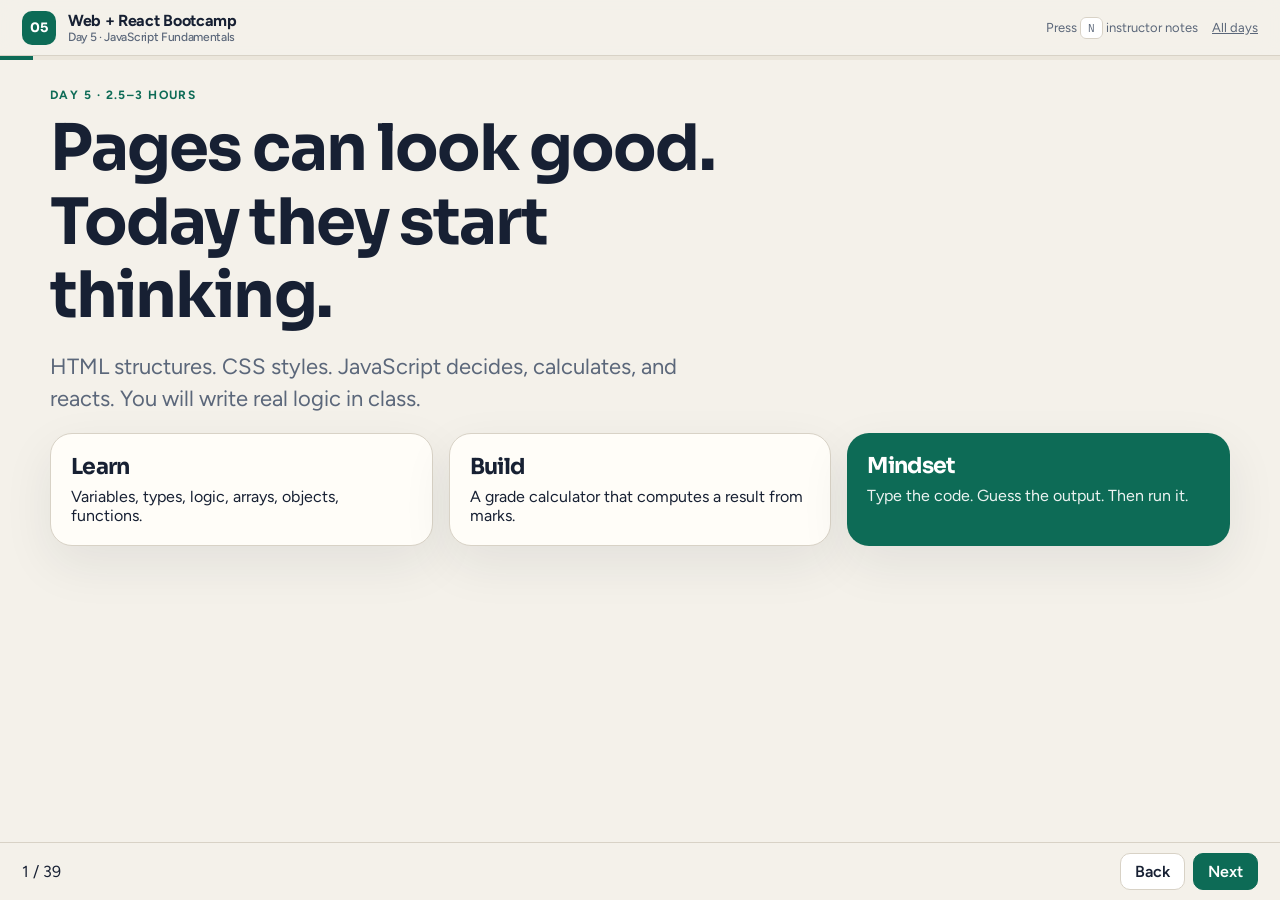
<file: day-05.html>
<!DOCTYPE html>
<html lang="en">
<head>
  <meta charset="UTF-8" />
  <meta name="viewport" content="width=device-width, initial-scale=1.0" />
  <title>Day 5 — JavaScript Fundamentals</title>
  <link rel="preconnect" href="https://fonts.googleapis.com" />
  <link rel="preconnect" href="https://fonts.gstatic.com" crossorigin />
  <link href="https://fonts.googleapis.com/css2?family=Figtree:wght@400;500;600;700&family=IBM+Plex+Mono:wght@400;600&family=Sora:wght@600;700&display=swap" rel="stylesheet" />
  <link rel="stylesheet" href="assets/slides.css" />
</head>
<body>
<div class="deck">
  <header class="topbar">
    <div class="brand">
      <div class="brand-mark">05</div>
      <div>Web + React Bootcamp <small>Day 5 · JavaScript Fundamentals</small></div>
    </div>
    <div class="top-meta">
      <span>Press <span class="kbd">N</span> instructor notes</span>
      <a href="index.html" style="color:inherit">All days</a>
    </div>
  </header>
  <div class="progress"><span id="bar"></span></div>
  <main class="viewport">

    <section class="slide">
      <div class="slide-inner">
        <p class="eyebrow">Day 5 · 2.5–3 hours</p>
        <h1 class="display">Pages can look good. Today they start thinking.</h1>
        <p class="lede">HTML structures. CSS styles. JavaScript decides, calculates, and reacts. You will write real logic in class.</p>
        <div class="grid grid-3 mt">
          <div class="card"><h3>Learn</h3><p>Variables, types, logic, arrays, objects, functions.</p></div>
          <div class="card"><h3>Build</h3><p>A grade calculator that computes a result from marks.</p></div>
          <div class="card teal"><h3>Mindset</h3><p>Type the code. Guess the output. Then run it.</p></div>
        </div>
      </div>
      <aside class="notes"><b>Instructor:</b> Ask who has used JavaScript. Normalize “never.” Open DevTools Console together in 2 minutes so everyone has a playground before the first concept.</aside>
    </section>

    <section class="slide">
      <div class="slide-inner">
        <p class="eyebrow">Where we are</p>
        <h2>The course just became interactive</h2>
        <div class="flow mt">
          <div class="node">HTML</div><span class="arrow">→</span>
          <div class="node">CSS</div><span class="arrow">→</span>
          <div class="node">Tailwind</div><span class="arrow">→</span>
          <div class="node">JavaScript</div><span class="arrow">→</span>
          <div class="node">DOM</div><span class="arrow">→</span>
          <div class="node">APIs</div><span class="arrow">→</span>
          <div class="node">React</div>
        </div>
        <p class="callout mt">Days 5–7 are the bridge: from static pages to apps. React later is JavaScript with a better UI model.</p>
      </div>
    </section>

    <section class="slide">
      <div class="slide-inner">
        <p class="eyebrow">Why today matters</p>
        <h2>Pretty pages still cannot decide</h2>
        <div class="grid grid-2 mt">
          <div class="card amber">
            <h3>Problem</h3>
            <p>A form can collect marks, but HTML cannot add them, find an average, or pick a grade.</p>
          </div>
          <div class="card teal">
            <h3>Solution</h3>
            <p>A programming language that runs in the browser: JavaScript.</p>
          </div>
        </div>
        <p class="lede mt">Technology: JavaScript. Result: calculators, carts, search, logins, and every React app you will build.</p>
      </div>
    </section>

    <section class="slide">
      <div class="slide-inner">
        <p class="eyebrow">Day 5 learning objectives</p>
        <h2>By the end of today you can…</h2>
        <div class="grid grid-2 mt">
          <div class="card">
            <ol class="clean">
              <li>Explain why websites need JavaScript</li>
              <li>Store values with <code>let</code> and <code>const</code></li>
              <li>Work with strings, numbers, booleans, arrays, objects</li>
              <li>Use operators, conditionals, loops, and functions</li>
            </ol>
          </div>
          <div class="card navy">
            <h3>You will leave with</h3>
            <p>A working grade calculator in class + a student result calculator homework (1–2 hours).</p>
          </div>
        </div>
      </div>
    </section>

    <section class="slide">
      <div class="slide-inner">
        <p class="eyebrow">Interactive question</p>
        <div class="q">If a shopping site shows “3 items · $42 total”, who did the math?</div>
        <div class="grid grid-3 mt">
          <div class="card"><h3>HTML?</h3><p>It can show the numbers, but it cannot add them.</p></div>
          <div class="card"><h3>CSS?</h3><p>It can color the badge. It cannot count items.</p></div>
          <div class="card teal"><h3>JavaScript</h3><p>It stores prices, adds totals, and updates the page.</p></div>
        </div>
      </div>
      <aside class="notes">Write “structure / style / behavior” on the board. Keep this triad visible all week.</aside>
    </section>

    <section class="slide">
      <div class="slide-inner">
        <p class="eyebrow">What is it?</p>
        <h2>JavaScript is the language of browser behavior</h2>
        <p class="lede">It is a programming language that runs in the browser (and also on servers). It stores data, makes decisions, and later talks to the page.</p>
        <div class="grid grid-3 mt">
          <div class="card"><h3>Why we need it</h3><p>Users click, type, and expect results instantly — without a new page for every calculation.</p></div>
          <div class="card"><h3>How it works</h3><p>The browser reads your script, executes it top to bottom, and keeps values in memory.</p></div>
          <div class="card teal"><h3>Real world</h3><p>Google search suggestions, YouTube play/pause, and checkout totals are JavaScript.</p></div>
        </div>
      </div>
    </section>

    <section class="slide">
      <div class="slide-inner">
        <p class="eyebrow">The three layers</p>
        <h2>HTML, CSS, JavaScript</h2>
        <table class="compare mt">
          <tr><th>Layer</th><th>Job</th><th>Question it answers</th></tr>
          <tr><td>HTML</td><td>Structure</td><td>What is on the page?</td></tr>
          <tr><td>CSS / Tailwind</td><td>Presentation</td><td>How does it look?</td></tr>
          <tr><td>JavaScript</td><td>Behavior</td><td>What happens when the user acts?</td></tr>
        </table>
        <p class="callout mt">Do not mix jobs. Keep HTML for meaning, CSS for look, JS for logic.</p>
      </div>
    </section>

    <section class="slide">
      <div class="slide-inner">
        <p class="eyebrow">How it runs</p>
        <h2>Two places you will write JS this week</h2>
        <div class="grid grid-2 mt">
          <div class="card">
            <span class="tag">Today</span>
            <h3 class="mt">Console + script file</h3>
            <p>Practice logic first. Connect to buttons tomorrow.</p>
            <pre class="code mt">&lt;script src=<span class="s">"app.js"</span>&gt;&lt;/script&gt;</pre>
          </div>
          <div class="card navy">
            <span class="tag">Tomorrow</span>
            <h3 class="mt">The DOM</h3>
            <p>Select an element, change its text, listen for clicks. Same language, new power.</p>
          </div>
        </div>
      </div>
      <aside class="notes">Live: open Chrome DevTools → Console. Type 2 + 2. Then typeof "hello". Celebrate the first win.</aside>
    </section>

    <section class="slide">
      <div class="slide-inner">
        <p class="eyebrow">Live coding · 8 minutes</p>
        <h2>Your first script</h2>
        <div class="grid grid-2 mt">
          <pre class="code"><span class="c">// index.html — before &lt;/body&gt;</span>
&lt;script src=<span class="s">"app.js"</span>&gt;&lt;/script&gt;</pre>
          <pre class="code"><span class="c">// app.js</span>
<span class="k">const</span> student = <span class="s">"Amina"</span>;
<span class="k">let</span> score = <span class="t">88</span>;
console.log(student, score);</pre>
        </div>
        <p class="practice mt"><b>Do together:</b> Create the files. Open the page. Open Console (Mac: Option+Command+J). Confirm the log.</p>
      </div>
      <aside class="notes">If nothing logs: script path is wrong, or they put the script in &lt;head&gt; without defer. Keep it at the end of body.</aside>
    </section>

    <section class="slide">
      <div class="slide-inner">
        <p class="eyebrow">What is it?</p>
        <h2>A variable is a named box for a value</h2>
        <p class="lede">Programs remember things: a name, a total, a list of marks. Variables are those memories.</p>
        <div class="grid grid-3 mt">
          <div class="card"><h3>Why</h3><p>Without names, you retype numbers and make mistakes.</p></div>
          <div class="card"><h3>How</h3><p>Declare → assign → use. <code>let total = 0;</code></p></div>
          <div class="card teal"><h3>Real world</h3><p>Cart total, logged-in username, current slide number.</p></div>
        </div>
      </div>
    </section>

    <section class="slide">
      <div class="slide-inner">
        <p class="eyebrow">let and const</p>
        <h2>Choose the smallest permission</h2>
        <table class="compare mt">
          <tr><th></th><th><code>const</code></th><th><code>let</code></th></tr>
          <tr><td>Can reassign?</td><td>No</td><td>Yes</td></tr>
          <tr><td>Use when</td><td>The name should not change</td><td>The value will change</td></tr>
          <tr><td>Example</td><td><code>const PI = 3.14</code></td><td><code>let total = 0</code></td></tr>
        </table>
        <p class="callout mt">Default to <code>const</code>. Switch to <code>let</code> only when you must update the value. Avoid <code>var</code> in this course.</p>
      </div>
      <aside class="notes">Demo: const score = 10; score = 20; → TypeError. Then let score = 10; score = 20; logs 20.</aside>
    </section>

    <section class="slide">
      <div class="slide-inner">
        <p class="eyebrow">Data types</p>
        <h2>JavaScript needs to know what kind of value you have</h2>
        <div class="grid grid-4 mt">
          <div class="card"><h3>String</h3><p><code>"Amina"</code> text</p></div>
          <div class="card"><h3>Number</h3><p><code>88</code> math</p></div>
          <div class="card"><h3>Boolean</h3><p><code>true</code> / <code>false</code></p></div>
          <div class="card"><h3>Later</h3><p>array, object, null, undefined</p></div>
        </div>
        <pre class="code mt">console.log(<span class="k">typeof</span> <span class="s">"hi"</span>);  <span class="c">// string</span>
console.log(<span class="k">typeof</span> <span class="t">42</span>);     <span class="c">// number</span>
console.log(<span class="k">typeof</span> <span class="t">true</span>);   <span class="c">// boolean</span></pre>
      </div>
    </section>

    <section class="slide">
      <div class="slide-inner">
        <p class="eyebrow">Operators</p>
        <h2>Tools that combine and compare values</h2>
        <div class="grid grid-2 mt">
          <div class="card">
            <h3>Math</h3>
            <p><code>+</code> <code>-</code> <code>*</code> <code>/</code> <code>%</code></p>
            <pre class="code mt"><span class="t">10</span> % <span class="t">3</span>  <span class="c">// 1 remainder</span>
<span class="t">2</span> ** <span class="t">3</span>  <span class="c">// 8</span></pre>
          </div>
          <div class="card">
            <h3>Compare</h3>
            <p>Always prefer <code>===</code> and <code>!==</code></p>
            <pre class="code mt"><span class="t">5</span> === <span class="s">"5"</span>  <span class="c">// false</span>
<span class="t">5</span> ==  <span class="s">"5"</span>  <span class="c">// true — avoid</span></pre>
          </div>
        </div>
        <p class="small muted mt">Logical: <code>&amp;&amp;</code> and, <code>||</code> or, <code>!</code> not. Assignment: <code>=</code> <code>+=</code> <code>-=</code></p>
      </div>
    </section>

    <section class="slide">
      <div class="slide-inner">
        <p class="eyebrow">Strings</p>
        <h2>Text is data too</h2>
        <p class="lede">Names, emails, error messages — almost every UI is strings.</p>
        <pre class="code mt"><span class="k">const</span> first = <span class="s">"Ada"</span>;
<span class="k">const</span> last = <span class="s">"Lovelace"</span>;
<span class="k">const</span> full = first + <span class="s">" "</span> + last;
console.log(full.length);
console.log(full.toUpperCase());
console.log(full.includes(<span class="s">"Ada"</span>));</pre>
        <p class="callout mt">Tomorrow you will write the same idea with template literals: <code>`Hello, ${first}`</code></p>
      </div>
    </section>

    <section class="slide">
      <div class="slide-inner">
        <p class="eyebrow">Numbers</p>
        <h2>Marks, prices, and averages</h2>
        <div class="grid grid-2 mt">
          <pre class="code"><span class="k">const</span> math = <span class="t">80</span>;
<span class="k">const</span> english = <span class="t">90</span>;
<span class="k">const</span> total = math + english;
<span class="k">const</span> average = total / <span class="t">2</span>;
console.log(average); <span class="c">// 85</span></pre>
          <div class="card amber">
            <h3>Watch this trap</h3>
            <p><code>"10" + 5</code> becomes <code>"105"</code> because <code>+</code> concatenates strings.</p>
            <p class="mt">Fix: <code>Number("10") + 5</code> or <code>Number(input.value)</code>.</p>
          </div>
        </div>
      </div>
      <aside class="notes">Demo prompt() or a fake string from an input. Students hit this on the mini project.</aside>
    </section>

    <section class="slide">
      <div class="slide-inner">
        <p class="eyebrow">Boolean</p>
        <h2>Yes / no decisions</h2>
        <p class="lede">Every <code>if</code> needs a true or false. Comparisons produce booleans.</p>
        <pre class="code mt"><span class="k">const</span> passed = average &gt;= <span class="t">40</span>;
<span class="k">const</span> honor = average &gt;= <span class="t">80</span> &amp;&amp; passed;
console.log(passed, honor);</pre>
        <div class="grid grid-3 mt">
          <div class="card"><h3>Why</h3><p>UI hides, shows, enables, and warns based on yes/no.</p></div>
          <div class="card"><h3>How</h3><p>Comparisons and logical operators.</p></div>
          <div class="card teal"><h3>Real world</h3><p>“Is the cart empty?” “Is the user logged in?”</p></div>
        </div>
      </div>
    </section>

    <section class="slide">
      <div class="slide-inner">
        <p class="eyebrow">Practice 1 · 6 minutes</p>
        <div class="practice">
          <h3>Console gym</h3>
          <p>In <code>app.js</code>, create:</p>
          <ol class="clean">
            <li><code>const name</code> with your name</li>
            <li><code>let marks</code> starting at 70, then add 15</li>
            <li>Log whether you passed (<code>&gt;= 40</code>)</li>
            <li>Log a sentence using string concatenation</li>
          </ol>
          <p class="mt muted">Done when Console shows your name, 85, true, and a sentence.</p>
        </div>
      </div>
    </section>

    <section class="slide">
      <div class="slide-inner">
        <p class="eyebrow">Arrays</p>
        <h2>A list in one variable</h2>
        <p class="lede">Marks for five subjects should not be five separate variables if you want to loop them.</p>
        <pre class="code mt"><span class="k">const</span> marks = [<span class="t">80</span>, <span class="t">72</span>, <span class="t">90</span>, <span class="t">65</span>, <span class="t">88</span>];
console.log(marks[<span class="t">0</span>]);      <span class="c">// 80 — first item</span>
console.log(marks.length);   <span class="c">// 5</span>
marks.push(<span class="t">70</span>);              <span class="c">// add at end</span></pre>
        <div class="grid grid-3 mt">
          <div class="card"><h3>Why</h3><p>Order and count matter: playlists, todos, products.</p></div>
          <div class="card"><h3>How</h3><p>Index starts at 0. <code>.length</code> is the count.</p></div>
          <div class="card teal"><h3>Real world</h3><p>A cart is an array of product objects.</p></div>
        </div>
      </div>
    </section>

    <section class="slide">
      <div class="slide-inner">
        <p class="eyebrow">Objects</p>
        <h2>A thing with labeled properties</h2>
        <p class="lede">A student is not a list of random numbers. A student has a name, marks, and a grade.</p>
        <pre class="code mt"><span class="k">const</span> student = {
  name: <span class="s">"Karim"</span>,
  math: <span class="t">78</span>,
  english: <span class="t">82</span>
};
console.log(student.name);
console.log(student[<span class="s">"math"</span>]);</pre>
        <p class="callout mt">Arrays are ordered lists. Objects are labeled records. You will combine both: an array of student objects.</p>
      </div>
    </section>

    <section class="slide">
      <div class="slide-inner">
        <p class="eyebrow">Live coding · 8 minutes</p>
        <h2>One student, then a list</h2>
        <pre class="code mt"><span class="k">const</span> classList = [
  { name: <span class="s">"Amina"</span>, marks: <span class="t">88</span> },
  { name: <span class="s">"Karim"</span>, marks: <span class="t">71</span> },
  { name: <span class="s">"Nila"</span>,  marks: <span class="t">39</span> }
];
console.log(classList[<span class="t">0</span>].name);
console.log(classList.length);</pre>
        <p class="practice mt"><b>Change it:</b> Add yourself as a fourth object. Log the last student’s marks using <code>classList.length - 1</code>.</p>
      </div>
    </section>

    <section class="slide">
      <div class="slide-inner">
        <p class="eyebrow">Conditionals</p>
        <h2>If this is true, do that</h2>
        <pre class="code mt"><span class="k">const</span> average = <span class="t">73</span>;
<span class="k">let</span> grade;

<span class="k">if</span> (average &gt;= <span class="t">80</span>) {
  grade = <span class="s">"A"</span>;
} <span class="k">else if</span> (average &gt;= <span class="t">70</span>) {
  grade = <span class="s">"B"</span>;
} <span class="k">else if</span> (average &gt;= <span class="t">40</span>) {
  grade = <span class="s">"C"</span>;
} <span class="k">else</span> {
  grade = <span class="s">"F"</span>;
}</pre>
        <p class="small muted mt">Order matters. Check the highest band first so 85 is A, not C.</p>
      </div>
      <aside class="notes">Ask: what grade is 70? Walk the branches out loud. Then change 70 to 69.</aside>
    </section>

    <section class="slide">
      <div class="slide-inner">
        <p class="eyebrow">Loops</p>
        <h2>Repeat work without copy-paste</h2>
        <div class="grid grid-2 mt">
          <pre class="code"><span class="k">const</span> marks = [<span class="t">80</span>, <span class="t">72</span>, <span class="t">90</span>];
<span class="k">let</span> total = <span class="t">0</span>;

<span class="k">for</span> (<span class="k">let</span> i = <span class="t">0</span>; i &lt; marks.length; i++) {
  total += marks[i];
}

<span class="k">const</span> avg = total / marks.length;</pre>
          <div class="card">
            <h3>Also useful</h3>
            <p><code>for...of</code> reads “for each item in the list”:</p>
            <pre class="code mt"><span class="k">for</span> (<span class="k">const</span> mark <span class="k">of</span> marks) {
  total += mark;
}</pre>
          </div>
        </div>
      </div>
    </section>

    <section class="slide">
      <div class="slide-inner">
        <p class="eyebrow">Functions</p>
        <h2>A reusable recipe with a name</h2>
        <p class="lede">If you compute a grade in three places, you will get three slightly different bugs. Put the recipe in one function.</p>
        <pre class="code mt"><span class="k">function</span> getGrade(average) {
  <span class="k">if</span> (average &gt;= <span class="t">80</span>) <span class="k">return</span> <span class="s">"A"</span>;
  <span class="k">if</span> (average &gt;= <span class="t">70</span>) <span class="k">return</span> <span class="s">"B"</span>;
  <span class="k">if</span> (average &gt;= <span class="t">40</span>) <span class="k">return</span> <span class="s">"C"</span>;
  <span class="k">return</span> <span class="s">"F"</span>;
}

console.log(getGrade(<span class="t">73</span>)); <span class="c">// "B"</span></pre>
      </div>
    </section>

    <section class="slide">
      <div class="slide-inner">
        <p class="eyebrow">Functions · how they work</p>
        <div class="flow mt">
          <div class="node">Call getGrade(73)</div><span class="arrow">→</span>
          <div class="node">Parameter average = 73</div><span class="arrow">→</span>
          <div class="node">Body runs</div><span class="arrow">→</span>
          <div class="node">return "B"</div>
        </div>
        <div class="grid grid-3 mt">
          <div class="card"><h3>Parameters</h3><p>Inputs the recipe expects.</p></div>
          <div class="card"><h3>Return</h3><p>The value sent back to the caller.</p></div>
          <div class="card teal"><h3>Real world</h3><p><code>calculateTax(price)</code>, <code>formatName(user)</code>.</p></div>
        </div>
      </div>
    </section>

    <section class="slide">
      <div class="slide-inner">
        <p class="eyebrow">Live coding · 10 minutes</p>
        <h2>From marks to a result object</h2>
        <pre class="code mt"><span class="k">function</span> summarize(name, marks) {
  <span class="k">let</span> total = <span class="t">0</span>;
  <span class="k">for</span> (<span class="k">const</span> m <span class="k">of</span> marks) total += m;
  <span class="k">const</span> average = total / marks.length;
  <span class="k">return</span> { name, total, average, grade: getGrade(average) };
}

console.log(summarize(<span class="s">"Amina"</span>, [<span class="t">80</span>, <span class="t">90</span>, <span class="t">70</span>]));</pre>
        <p class="muted mt">Line by line: loop adds, divide for average, reuse <code>getGrade</code>, return one object.</p>
      </div>
      <aside class="notes">Type this live. Do not paste a finished file. Pause after the loop and log total.</aside>
    </section>

    <section class="slide">
      <div class="slide-inner">
        <p class="eyebrow">Practice 2 · 7 minutes</p>
        <div class="practice">
          <h3>Write <code>isEven(n)</code></h3>
          <p>Return <code>true</code> if <code>n % 2 === 0</code>, else <code>false</code>.</p>
          <p class="mt">Then write <code>maxOfTwo(a, b)</code> that returns the larger number using an <code>if</code>.</p>
          <p class="mt muted">Test: <code>isEven(7)</code> → false. <code>maxOfTwo(12, 9)</code> → 12.</p>
        </div>
      </div>
    </section>

    <section class="slide">
      <div class="slide-inner">
        <p class="eyebrow">Practice 3 · 8 minutes</p>
        <div class="practice">
          <h3>Average of an array</h3>
          <p>Write <code>average(numbers)</code> that returns the mean. Guard empty arrays: if <code>length === 0</code>, return <code>0</code>.</p>
          <p class="mt">Then log grades for <code>[55, 60, 70]</code> using your <code>getGrade</code>.</p>
        </div>
      </div>
    </section>

    <section class="slide">
      <div class="slide-inner">
        <p class="eyebrow">Practice 4 · predict</p>
        <div class="q">What does this log?</div>
        <pre class="code mt"><span class="k">const</span> a = <span class="s">"10"</span>;
<span class="k">const</span> b = <span class="t">5</span>;
console.log(a + b);
console.log(Number(a) + b);
console.log(a === <span class="t">10</span>);</pre>
        <p class="mt muted">Write answers on paper first. Then run it.</p>
      </div>
      <aside class="notes">Answers: "105", 15, false. This is the #1 homework bug.</aside>
    </section>

    <section class="slide">
      <div class="slide-inner">
        <p class="eyebrow">Mini project</p>
        <h2>Grade Calculator</h2>
        <p class="lede">Objective: compute total, average, and letter grade from subject marks — in the console first, then optionally with <code>prompt</code>.</p>
        <div class="grid grid-2 mt">
          <div class="card">
            <h3>Requirements</h3>
            <ul class="clean">
              <li>At least 3 numeric marks</li>
              <li>Functions for total, average, grade</li>
              <li>Log a clear result object</li>
            </ul>
          </div>
          <div class="card teal">
            <h3>Features</h3>
            <p>Name + marks → total → average → A/B/C/F. Bonus: pass/fail message.</p>
          </div>
        </div>
      </div>
    </section>

    <section class="slide">
      <div class="slide-inner">
        <p class="eyebrow">Mini project · steps</p>
        <ol class="clean" style="font-size:22px">
          <li>Create folder and <code>index.html</code> + <code>app.js</code>.</li>
          <li>Store a student name and a marks array.</li>
          <li>Write <code>sum</code>, <code>average</code>, <code>getGrade</code>.</li>
          <li>Write <code>printResult(name, marks)</code> that logs everything.</li>
          <li>Optional: <code>Number(prompt("Math mark?"))</code> for three subjects.</li>
          <li>Test edge cases: 40, 39, 100, 0.</li>
        </ol>
      </div>
    </section>

    <section class="slide">
      <div class="slide-inner">
        <p class="eyebrow">Mini project · files</p>
        <div class="grid grid-2 mt">
          <div class="card">
            <h3>Suggested folders</h3>
            <pre class="code" style="margin-top:10px">day-05-grade-calculator/
  index.html
  app.js</pre>
          </div>
          <div class="hero-panel" style="margin-top:0">
            <p class="small" style="opacity:.7">Expected result</p>
            <h3 style="color:#fff;margin-top:8px">Console shows a result object</h3>
            <p class="mt"><code>{ name: "Amina", total: 240, average: 80, grade: "A" }</code></p>
          </div>
        </div>
      </div>
    </section>

    <section class="slide">
      <div class="slide-inner">
        <p class="eyebrow">Assignment</p>
        <h2>Student Result Calculator</h2>
        <p><span class="tag">Beginner</span> &nbsp; Estimated time: 1–2 hours &nbsp; Difficulty: ★★☆</p>
        <p class="mt"><b>Objective:</b> Build your own result tool — not a copy of the in-class file. It must use a name, multiple marks, total, average, and grade.</p>
        <div class="grid grid-2 mt">
          <div class="card">
            <h3>Requirements</h3>
            <ul class="clean">
              <li>Student name stored in a variable</li>
              <li>At least 4 subject marks (array)</li>
              <li><code>const</code> / <code>let</code> used correctly</li>
              <li>Functions for total, average, letter grade</li>
              <li>A pass/fail decision (<code>&gt;= 40</code>)</li>
            </ul>
          </div>
          <div class="card">
            <h3>Expected features</h3>
            <ul class="clean">
              <li>Logs a full result (name, total, average, grade, status)</li>
              <li>Works for at least two different students (call the function twice)</li>
              <li>No copied mystery code you cannot explain</li>
            </ul>
          </div>
        </div>
      </div>
    </section>

    <section class="slide">
      <div class="slide-inner">
        <p class="eyebrow">Assignment extras</p>
        <div class="grid grid-2 mt">
          <div class="card amber">
            <h3>Bonus challenge</h3>
            <ul class="clean">
              <li>Highest and lowest mark functions</li>
              <li>A second grading scale (GPA 4.0)</li>
              <li>Tiny HTML page that uses <code>prompt</code> and <code>alert</code></li>
            </ul>
          </div>
          <div class="card navy">
            <h3>Submission</h3>
            <p>Folder <code>day05-result-yourname</code> with HTML + JS. Bring it to Day 6. We will hook the same logic to buttons.</p>
          </div>
        </div>
      </div>
    </section>

    <section class="slide">
      <div class="slide-inner">
        <p class="eyebrow">Recap</p>
        <h2>What we learned</h2>
        <div class="grid grid-2 mt">
          <div class="card"><h3>Why JS</h3><p>Behavior and calculation the page cannot do alone.</p></div>
          <div class="card"><h3>Memory</h3><p><code>let</code> / <code>const</code>, types, operators.</p></div>
          <div class="card"><h3>Structure</h3><p>Arrays for lists, objects for labeled records.</p></div>
          <div class="card"><h3>Control</h3><p>if / else, loops, functions that return values.</p></div>
        </div>
      </div>
    </section>

    <section class="slide">
      <div class="slide-inner">
        <p class="eyebrow">Common mistakes</p>
        <ul class="clean" style="font-size:22px">
          <li>Using <code>==</code> instead of <code>===</code>.</li>
          <li>Adding strings from <code>prompt</code> without <code>Number()</code>.</li>
          <li>Reassigning a <code>const</code> instead of using <code>let</code>.</li>
          <li>Forgetting arrays start at index 0.</li>
          <li>Copying a giant calculator instead of writing small functions.</li>
        </ul>
      </div>
    </section>

    <section class="slide">
      <div class="slide-inner">
        <p class="eyebrow">Key takeaways</p>
        <ol class="clean" style="font-size:24px">
          <li>JavaScript is the behavior layer of the web.</li>
          <li>Name values. Prefer <code>const</code>.</li>
          <li>Types matter — especially string vs number.</li>
          <li>Functions keep logic in one place.</li>
          <li>Objects + arrays model real data (students, products, todos).</li>
        </ol>
      </div>
    </section>

    <section class="slide">
      <div class="slide-inner">
        <p class="eyebrow">Quick quiz</p>
        <div class="grid grid-2 mt">
          <div class="q">1. Why do we need JavaScript if HTML already displays content?</div>
          <div class="q">2. When do you choose <code>let</code> instead of <code>const</code>?</div>
          <div class="q">3. What is the difference between an array and an object?</div>
          <div class="q">4. Why does a function use <code>return</code>?</div>
        </div>
        <p class="mt muted">Discuss in pairs for 3 minutes, then share.</p>
      </div>
      <aside class="notes">1) HTML cannot calculate or react. 2) When the value must change. 3) ordered list vs labeled properties. 4) to send a result back to the caller.</aside>
    </section>

    <section class="slide">
      <div class="slide-inner">
        <p class="eyebrow">Questions & discussion</p>
        <h2>What still feels fuzzy?</h2>
        <div class="grid grid-3 mt">
          <div class="card"><h3>Prompt</h3><p>Explain a variable to someone who only knows Excel cells.</p></div>
          <div class="card"><h3>Prompt</h3><p>When would you store students in an array of objects?</p></div>
          <div class="card teal"><h3>Office minutes</h3><p>Stay 10 minutes for Console / file-path issues.</p></div>
        </div>
      </div>
    </section>

    <section class="slide">
      <div class="slide-inner">
        <p class="eyebrow">Tomorrow · Day 6</p>
        <h1 class="display">The DOM: JavaScript meets the page.</h1>
        <p class="lede">You will select elements, change text and styles, listen for clicks and input, and learn map, filter, and arrow functions. Mini project: a Todo list.</p>
        <div class="card teal mt">
          <h3>Bring to class</h3>
          <p>Your Day 5 result calculator. We will attach the same logic to a form.</p>
        </div>
      </div>
    </section>

  </main>
  <div class="footerbar">
    <span id="counter"></span>
    <div class="nav-btns">
      <button class="nav" id="prev">Back</button>
      <button class="nav primary" id="next">Next</button>
    </div>
  </div>
</div>
<script src="assets/slides.js"></script>
</body>
</html>
</file>
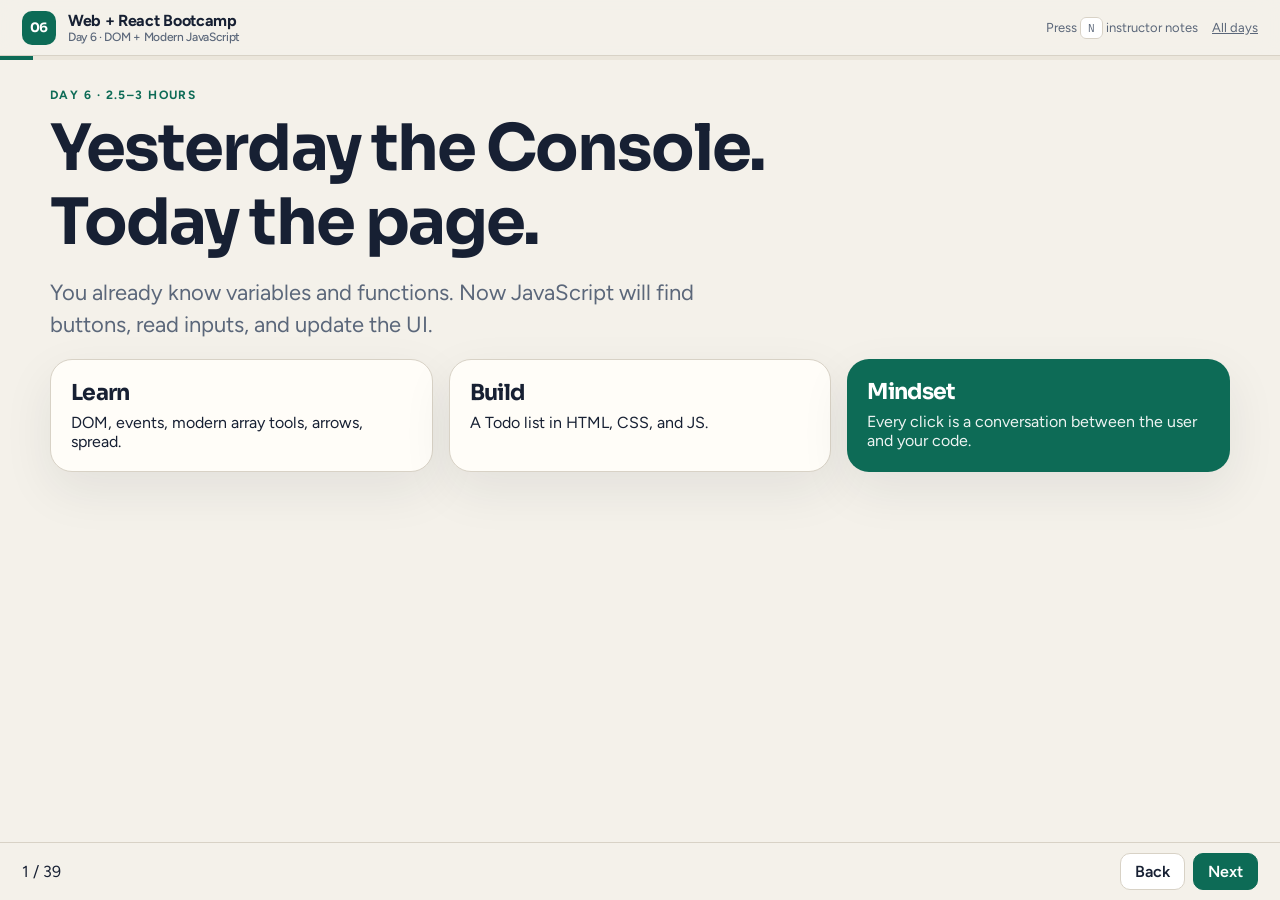
<file: day-06.html>
<!DOCTYPE html>
<html lang="en">
<head>
  <meta charset="UTF-8" />
  <meta name="viewport" content="width=device-width, initial-scale=1.0" />
  <title>Day 6 — JavaScript DOM + Modern JS</title>
  <link rel="preconnect" href="https://fonts.googleapis.com" />
  <link rel="preconnect" href="https://fonts.gstatic.com" crossorigin />
  <link href="https://fonts.googleapis.com/css2?family=Figtree:wght@400;500;600;700&family=IBM+Plex+Mono:wght@400;600&family=Sora:wght@600;700&display=swap" rel="stylesheet" />
  <link rel="stylesheet" href="assets/slides.css" />
</head>
<body>
<div class="deck">
  <header class="topbar">
    <div class="brand">
      <div class="brand-mark">06</div>
      <div>Web + React Bootcamp <small>Day 6 · DOM + Modern JavaScript</small></div>
    </div>
    <div class="top-meta">
      <span>Press <span class="kbd">N</span> instructor notes</span>
      <a href="index.html" style="color:inherit">All days</a>
    </div>
  </header>
  <div class="progress"><span id="bar"></span></div>
  <main class="viewport">

    <section class="slide">
      <div class="slide-inner">
        <p class="eyebrow">Day 6 · 2.5–3 hours</p>
        <h1 class="display">Yesterday the Console. Today the page.</h1>
        <p class="lede">You already know variables and functions. Now JavaScript will find buttons, read inputs, and update the UI.</p>
        <div class="grid grid-3 mt">
          <div class="card"><h3>Learn</h3><p>DOM, events, modern array tools, arrows, spread.</p></div>
          <div class="card"><h3>Build</h3><p>A Todo list in HTML, CSS, and JS.</p></div>
          <div class="card teal"><h3>Mindset</h3><p>Every click is a conversation between the user and your code.</p></div>
        </div>
      </div>
      <aside class="notes">Warm-up: open yesterday’s calculator. Ask “how would a user run this without opening Console?” That pain is today’s lesson.</aside>
    </section>

    <section class="slide">
      <div class="slide-inner">
        <p class="eyebrow">Why today matters</p>
        <h2>Logic in a file is invisible</h2>
        <div class="grid grid-2 mt">
          <div class="card amber">
            <h3>Problem</h3>
            <p>Users do not open DevTools. They click, type, and expect the page to change.</p>
          </div>
          <div class="card teal">
            <h3>Solution</h3>
            <p>Treat the page as a tree of objects you can select, update, and listen to.</p>
          </div>
        </div>
        <p class="lede mt">Technology: the DOM + event listeners. Result: Todo apps, forms, counters — and later, React.</p>
      </div>
    </section>

    <section class="slide">
      <div class="slide-inner">
        <p class="eyebrow">Day 6 learning objectives</p>
        <h2>By the end of today you can…</h2>
        <div class="grid grid-2 mt">
          <div class="card">
            <ol class="clean">
              <li>Explain what the DOM is in plain language</li>
              <li>Select elements and change text, HTML, and styles</li>
              <li>Handle click, input, and form submit</li>
              <li>Use map, filter, find, forEach, destructuring, spread, arrows, template literals</li>
            </ol>
          </div>
          <div class="card navy">
            <h3>You will leave with</h3>
            <p>An in-class Todo + homework: add, delete, complete, and a task counter (1.5–2.5 hours).</p>
          </div>
        </div>
      </div>
    </section>

    <section class="slide">
      <div class="slide-inner">
        <p class="eyebrow">Interactive question</p>
        <div class="q">When you click “Add to cart”, what actually changes on the page?</div>
        <div class="grid grid-3 mt">
          <div class="card"><h3>Guess</h3><p>“The HTML file on disk is rewritten.”</p></div>
          <div class="card"><h3>Guess</h3><p>“A new website is downloaded.”</p></div>
          <div class="card teal"><h3>Reality</h3><p>JavaScript updates the live document in memory — the DOM.</p></div>
        </div>
      </div>
    </section>

    <section class="slide">
      <div class="slide-inner">
        <p class="eyebrow">What is it?</p>
        <h2>The DOM is the live tree of your page</h2>
        <p class="lede">DOM means Document Object Model. The browser turns HTML into objects you can read and change with JavaScript.</p>
        <div class="grid grid-3 mt">
          <div class="card"><h3>Why</h3><p>Without a model of the page, JS cannot find the button you clicked.</p></div>
          <div class="card"><h3>How</h3><p>HTML → parse → tree of nodes → your script walks the tree.</p></div>
          <div class="card teal"><h3>Real world</h3><p>Changing a like count without refreshing Instagram.</p></div>
        </div>
      </div>
    </section>

    <section class="slide">
      <div class="slide-inner">
        <p class="eyebrow">Picture the tree</p>
        <h2>HTML is nested. The DOM is nested.</h2>
        <div class="flow mt">
          <div class="node">document</div><span class="arrow">→</span>
          <div class="node">html</div><span class="arrow">→</span>
          <div class="node">body</div><span class="arrow">→</span>
          <div class="node">form</div><span class="arrow">→</span>
          <div class="node">input / button</div>
        </div>
        <p class="callout mt">You never edit the .html file at click time. You edit the tree the browser already built.</p>
      </div>
    </section>

    <section class="slide">
      <div class="slide-inner">
        <p class="eyebrow">Selecting elements</p>
        <h2>Find the node before you change it</h2>
        <pre class="code mt"><span class="k">const</span> title = document.querySelector(<span class="s">"#title"</span>);
<span class="k">const</span> items = document.querySelectorAll(<span class="s">".task"</span>);
<span class="k">const</span> input = document.getElementById(<span class="s">"task-input"</span>);</pre>
        <table class="compare mt">
          <tr><th>Tool</th><th>Returns</th><th>Use when</th></tr>
          <tr><td><code>querySelector</code></td><td>First match</td><td>One button, one title</td></tr>
          <tr><td><code>querySelectorAll</code></td><td>List of matches</td><td>Every task row</td></tr>
          <tr><td><code>getElementById</code></td><td>One id</td><td>Fast, unique ids</td></tr>
        </table>
      </div>
      <aside class="notes">Ids must be unique. Prefer querySelector with #id and .class — same mental model as CSS.</aside>
    </section>

    <section class="slide">
      <div class="slide-inner">
        <p class="eyebrow">Changing content</p>
        <h2>The page is not frozen</h2>
        <pre class="code mt">title.textContent = <span class="s">"My Todos"</span>;
title.innerHTML = <span class="s">"My &lt;em&gt;Todos&lt;/em&gt;"</span>;
input.value = <span class="s">""</span>; <span class="c">// clear the field</span></pre>
        <div class="grid grid-2 mt">
          <div class="card"><h3>textContent</h3><p>Safe for user text. No HTML parsing.</p></div>
          <div class="card amber"><h3>innerHTML</h3><p>Parses tags. Do not dump untrusted user input here.</p></div>
        </div>
      </div>
    </section>

    <section class="slide">
      <div class="slide-inner">
        <p class="eyebrow">Changing styles</p>
        <h2>Classes beat inline spaghetti</h2>
        <pre class="code mt">item.classList.add(<span class="s">"done"</span>);
item.classList.remove(<span class="s">"done"</span>);
item.classList.toggle(<span class="s">"done"</span>);
<span class="c">// last resort:</span>
item.style.color = <span class="s">"green"</span>;</pre>
        <p class="callout mt">Put look in CSS. Use JS to turn classes on and off. That is how a completed todo gets a strike-through.</p>
      </div>
    </section>

    <section class="slide">
      <div class="slide-inner">
        <p class="eyebrow">Live coding · 8 minutes</p>
        <h2>Select, rewrite, restyle</h2>
        <div class="grid grid-2 mt">
          <pre class="code">&lt;h1 id=<span class="s">"title"</span>&gt;Hello&lt;/h1&gt;
&lt;p class=<span class="s">"status"</span>&gt;Ready&lt;/p&gt;
&lt;button id=<span class="s">"go"</span>&gt;Go&lt;/button&gt;</pre>
          <pre class="code"><span class="k">const</span> title = document.querySelector(<span class="s">"#title"</span>);
title.textContent = <span class="s">"Welcome, builder"</span>;
document.querySelector(<span class="s">".status"</span>)
  .classList.add(<span class="s">"ok"</span>);</pre>
        </div>
        <p class="practice mt"><b>Do together:</b> Change the heading. Add a CSS class that turns the status green.</p>
      </div>
    </section>

    <section class="slide">
      <div class="slide-inner">
        <p class="eyebrow">Events</p>
        <h2>The browser tells you when something happens</h2>
        <p class="lede">An event is a signal: click, input, submit, keydown. Your job is to listen and respond.</p>
        <div class="flow mt">
          <div class="node">User action</div><span class="arrow">→</span>
          <div class="node">Event</div><span class="arrow">→</span>
          <div class="node">Listener</div><span class="arrow">→</span>
          <div class="node">Your function</div><span class="arrow">→</span>
          <div class="node">DOM update</div>
        </div>
      </div>
    </section>

    <section class="slide">
      <div class="slide-inner">
        <p class="eyebrow">Event listeners</p>
        <h2>addEventListener is the standard tool</h2>
        <pre class="code mt"><span class="k">const</span> btn = document.querySelector(<span class="s">"#go"</span>);

btn.addEventListener(<span class="s">"click"</span>, <span class="k">function</span> () {
  console.log(<span class="s">"clicked"</span>);
});</pre>
        <p class="callout mt">Do not put JS in HTML <code>onclick="..."</code> for this course. Keep behavior in the script file.</p>
      </div>
    </section>

    <section class="slide">
      <div class="slide-inner">
        <p class="eyebrow">Click events</p>
        <h2>The simplest interactive app</h2>
        <pre class="code mt"><span class="k">let</span> count = <span class="t">0</span>;
<span class="k">const</span> label = document.querySelector(<span class="s">"#count"</span>);

document.querySelector(<span class="s">"#plus"</span>)
  .addEventListener(<span class="s">"click"</span>, () =&gt; {
    count += <span class="t">1</span>;
    label.textContent = count;
  });</pre>
        <p class="muted mt">Pattern you will reuse forever: update data, then update the UI.</p>
      </div>
      <aside class="notes">Build this counter live. It is the mental model for Todo and later useState.</aside>
    </section>

    <section class="slide">
      <div class="slide-inner">
        <p class="eyebrow">Input handling</p>
        <h2>Read what the user typed</h2>
        <pre class="code mt"><span class="k">const</span> input = document.querySelector(<span class="s">"#task-input"</span>);
<span class="k">const</span> preview = document.querySelector(<span class="s">"#preview"</span>);

input.addEventListener(<span class="s">"input"</span>, () =&gt; {
  preview.textContent = input.value;
});</pre>
        <div class="grid grid-2 mt">
          <div class="card"><h3><code>input</code> event</h3><p>Fires on every keystroke. Great for live preview.</p></div>
          <div class="card"><h3><code>change</code> event</h3><p>Fires when the field loses focus (or select changes).</p></div>
        </div>
      </div>
    </section>

    <section class="slide">
      <div class="slide-inner">
        <p class="eyebrow">Forms</p>
        <h2>Stop the refresh. Handle submit yourself.</h2>
        <pre class="code mt">form.addEventListener(<span class="s">"submit"</span>, (event) =&gt; {
  event.preventDefault();
  <span class="k">const</span> text = input.value.trim();
  <span class="k">if</span> (!text) <span class="k">return</span>;
  addTask(text);
  input.value = <span class="s">""</span>;
});</pre>
        <p class="callout mt"><code>preventDefault</code> is not optional. Without it, the browser posts the form and your list vanishes.</p>
      </div>
    </section>

    <section class="slide">
      <div class="slide-inner">
        <p class="eyebrow">Practice 1 · 6 minutes</p>
        <div class="practice">
          <h3>Name greeter</h3>
          <p>An input, a button, a heading. On click, set the heading to <code>Hello, NAME</code>.</p>
          <p class="mt">If the input is empty, set the heading to <code>Please type a name</code>.</p>
        </div>
      </div>
    </section>

    <section class="slide">
      <div class="slide-inner">
        <p class="eyebrow">Modern JS · why now</p>
        <h2>Shorter tools for the same ideas</h2>
        <p class="lede">You already loop and build strings. Modern syntax makes the next apps (and React) readable.</p>
        <div class="grid grid-4 mt">
          <div class="card"><h3>Arrows</h3><p>Short functions</p></div>
          <div class="card"><h3>Templates</h3><p>Strings with holes</p></div>
          <div class="card"><h3>Spread</h3><p>Copy lists/objects</p></div>
          <div class="card"><h3>map/filter</h3><p>Transform lists</p></div>
        </div>
      </div>
    </section>

    <section class="slide">
      <div class="slide-inner">
        <p class="eyebrow">Arrow functions</p>
        <h2>A compact function expression</h2>
        <pre class="code mt"><span class="k">const</span> double = (n) =&gt; n * <span class="t">2</span>;
<span class="k">const</span> greet = (name) =&gt; {
  <span class="k">return</span> <span class="s">`Hi, ${name}`</span>;
};

btn.addEventListener(<span class="s">"click"</span>, () =&gt; {
  console.log(<span class="s">"clicked"</span>);
});</pre>
        <p class="small muted mt">Same idea as <code>function</code>. You will see arrows everywhere in React.</p>
      </div>
    </section>

    <section class="slide">
      <div class="slide-inner">
        <p class="eyebrow">Template literals</p>
        <h2>Backticks, not plus signs</h2>
        <pre class="code mt"><span class="k">const</span> name = <span class="s">"Nila"</span>;
<span class="k">const</span> left = <span class="t">3</span>;
<span class="k">const</span> msg = <span class="s">`${name} has ${left} tasks left`</span>;</pre>
        <p class="callout mt">Use <code>${expression}</code> inside backticks. Great for list item HTML you build in JS.</p>
      </div>
    </section>

    <section class="slide">
      <div class="slide-inner">
        <p class="eyebrow">Destructuring</p>
        <h2>Unpack values by name or position</h2>
        <pre class="code mt"><span class="k">const</span> task = { id: <span class="t">1</span>, text: <span class="s">"Study JS"</span>, done: <span class="t">false</span> };
<span class="k">const</span> { text, done } = task;

<span class="k">const</span> marks = [<span class="t">80</span>, <span class="t">90</span>, <span class="t">70</span>];
<span class="k">const</span> [math, english] = marks;</pre>
        <p class="muted mt">Why: stop writing <code>task.text</code> ten times when you only need two fields.</p>
      </div>
    </section>

    <section class="slide">
      <div class="slide-inner">
        <p class="eyebrow">Spread operator</p>
        <h2>Copy, then change — do not mutate blindly</h2>
        <pre class="code mt"><span class="k">const</span> tasks = [<span class="s">"Read"</span>, <span class="s">"Code"</span>];
<span class="k">const</span> next = [...tasks, <span class="s">"Rest"</span>];

<span class="k">const</span> user = { name: <span class="s">"Ada"</span>, role: <span class="s">"dev"</span> };
<span class="k">const</span> updated = { ...user, role: <span class="s">"lead"</span> };</pre>
        <p class="callout mt">React later prefers new arrays/objects instead of silent mutation. Learn the habit now.</p>
      </div>
    </section>

    <section class="slide">
      <div class="slide-inner">
        <p class="eyebrow">forEach</p>
        <h2>Do something for every item</h2>
        <pre class="code mt">tasks.forEach((task) =&gt; {
  console.log(task.text);
});</pre>
        <p class="lede mt">Use forEach for side effects: logging, appending DOM nodes. Use map when you want a new array back.</p>
      </div>
    </section>

    <section class="slide">
      <div class="slide-inner">
        <p class="eyebrow">map</p>
        <h2>Turn every item into something else</h2>
        <pre class="code mt"><span class="k">const</span> names = [<span class="s">"ada"</span>, <span class="s">"nila"</span>];
<span class="k">const</span> labels = names.map((n) =&gt; n.toUpperCase());
<span class="c">// ["ADA", "NILA"]</span></pre>
        <div class="grid grid-2 mt">
          <div class="card"><h3>Why</h3><p>UI lists are data mapped into HTML or components.</p></div>
          <div class="card teal"><h3>Real world</h3><p>Products → cards. Todos → list items.</p></div>
        </div>
      </div>
    </section>

    <section class="slide">
      <div class="slide-inner">
        <p class="eyebrow">filter and find</p>
        <h2>Keep some items. Find one item.</h2>
        <pre class="code mt"><span class="k">const</span> open = tasks.filter((t) =&gt; !t.done);
<span class="k">const</span> one = tasks.find((t) =&gt; t.id === <span class="t">3</span>);</pre>
        <table class="compare mt">
          <tr><th></th><th>filter</th><th>find</th></tr>
          <tr><td>Returns</td><td>New array (0–many)</td><td>First match or undefined</td></tr>
          <tr><td>Use</td><td>Active todos, search results</td><td>The todo you just clicked</td></tr>
        </table>
      </div>
    </section>

    <section class="slide">
      <div class="slide-inner">
        <p class="eyebrow">Live coding · 10 minutes</p>
        <h2>Data in, list on the page</h2>
        <pre class="code mt"><span class="k">const</span> tasks = [
  { id: <span class="t">1</span>, text: <span class="s">"Learn DOM"</span>, done: <span class="t">false</span> },
  { id: <span class="t">2</span>, text: <span class="s">"Build Todo"</span>, done: <span class="t">true</span> }
];

<span class="k">const</span> html = tasks
  .map((t) =&gt; <span class="s">`&lt;li&gt;${t.text}&lt;/li&gt;`</span>)
  .join(<span class="s">""</span>);

document.querySelector(<span class="s">"#list"</span>).innerHTML = html;</pre>
        <p class="muted mt">map builds strings. join glues them. One assignment paints the list.</p>
      </div>
    </section>

    <section class="slide">
      <div class="slide-inner">
        <p class="eyebrow">Practice 2 · 7 minutes</p>
        <div class="practice">
          <h3>Filter the class</h3>
          <p>Array of student objects with <code>name</code> and <code>score</code>. Filter scores <code>&gt;= 40</code>. Map remaining names to uppercase. Log the result.</p>
        </div>
      </div>
    </section>

    <section class="slide">
      <div class="slide-inner">
        <p class="eyebrow">Practice 3 · 8 minutes</p>
        <div class="practice">
          <h3>Click to complete</h3>
          <p>Render three list items. Clicking a row toggles a <code>done</code> class. Use <code>classList.toggle</code>.</p>
        </div>
      </div>
    </section>

    <section class="slide">
      <div class="slide-inner">
        <p class="eyebrow">Practice 4 · predict</p>
        <div class="q">After submit without preventDefault, what happens to a Todo you just added?</div>
        <p class="mt muted">Talk it through: form default behavior vs staying on the same page.</p>
      </div>
      <aside class="notes">Page reloads, JS memory resets, list is gone. Hammer this before the mini project.</aside>
    </section>

    <section class="slide">
      <div class="slide-inner">
        <p class="eyebrow">Mini project</p>
        <h2>Todo List (HTML · CSS · JS)</h2>
        <p class="lede">Objective: add tasks from a form and show them in a list. In class we nail add + render. Homework adds delete, complete, and a counter.</p>
        <div class="grid grid-2 mt">
          <div class="card">
            <h3>Requirements</h3>
            <ul class="clean">
              <li>Input + submit button in a form</li>
              <li>Tasks stored in an array of objects</li>
              <li>Re-render the list after every change</li>
              <li>Ignore empty / whitespace-only text</li>
            </ul>
          </div>
          <div class="card teal">
            <h3>UI features</h3>
            <p>Clear input after add. Each row shows the task text. Optional: basic Tailwind or CSS so it looks like a card.</p>
          </div>
        </div>
      </div>
    </section>

    <section class="slide">
      <div class="slide-inner">
        <p class="eyebrow">Mini project · steps</p>
        <ol class="clean" style="font-size:22px">
          <li>Build the HTML shell: form, <code>ul#list</code>, empty state text.</li>
          <li>Create <code>let tasks = []</code> and <code>function render()</code>.</li>
          <li>On submit: preventDefault, push a new <code>{ id, text, done }</code>.</li>
          <li>Use <code>map</code> + template literals inside <code>render</code>.</li>
          <li>Give each task a unique <code>id</code> (<code>Date.now()</code> is fine today).</li>
        </ol>
      </div>
    </section>

    <section class="slide">
      <div class="slide-inner">
        <p class="eyebrow">Mini project · files</p>
        <div class="grid grid-2 mt">
          <div class="card">
            <h3>Suggested folders</h3>
            <pre class="code" style="margin-top:10px">day-06-todo/
  index.html
  styles.css
  app.js</pre>
          </div>
          <div class="hero-panel" style="margin-top:0">
            <p class="small" style="opacity:.7">Expected result</p>
            <h3 style="color:#fff;margin-top:8px">Type a task, press Enter, see it in the list</h3>
            <p class="mt">Refresh still clears the list (no backend yet). That is OK.</p>
          </div>
        </div>
      </div>
    </section>

    <section class="slide">
      <div class="slide-inner">
        <p class="eyebrow">Assignment</p>
        <h2>Full Todo List</h2>
        <p><span class="tag">Beginner+</span> &nbsp; Estimated time: 1.5–2.5 hours &nbsp; Difficulty: ★★☆</p>
        <p class="mt"><b>Objective:</b> Own the full loop: add, delete, complete, and count — without copying the instructor file blindly.</p>
        <div class="grid grid-2 mt">
          <div class="card">
            <h3>Requirements</h3>
            <ul class="clean">
              <li>Add task from a form</li>
              <li>Delete a task</li>
              <li>Mark complete (toggle)</li>
              <li>Show a counter (all / remaining)</li>
              <li>Use array methods in render or updates</li>
            </ul>
          </div>
          <div class="card">
            <h3>Expected features</h3>
            <ul class="clean">
              <li>Completed tasks look different (class)</li>
              <li>Empty state: “No tasks yet”</li>
              <li>Cannot add blank tasks</li>
              <li>Clean HTML / CSS / JS split</li>
            </ul>
          </div>
        </div>
      </div>
    </section>

    <section class="slide">
      <div class="slide-inner">
        <p class="eyebrow">Assignment extras</p>
        <div class="grid grid-2 mt">
          <div class="card amber">
            <h3>Bonus challenge</h3>
            <ul class="clean">
              <li>Filter buttons: All / Active / Done</li>
              <li>“Clear completed”</li>
              <li>Save to <code>localStorage</code> (optional research)</li>
            </ul>
          </div>
          <div class="card navy">
            <h3>Submission</h3>
            <p>Folder <code>day06-todo-yourname</code>. Bring a working add/delete/complete demo to Day 7.</p>
          </div>
        </div>
      </div>
    </section>

    <section class="slide">
      <div class="slide-inner">
        <p class="eyebrow">Recap</p>
        <h2>What we learned</h2>
        <div class="grid grid-2 mt">
          <div class="card"><h3>DOM</h3><p>The live tree. Select, then change.</p></div>
          <div class="card"><h3>Events</h3><p>Listen, preventDefault on forms, update UI.</p></div>
          <div class="card"><h3>Modern JS</h3><p>Arrows, templates, destructuring, spread.</p></div>
          <div class="card"><h3>Arrays</h3><p>forEach, map, filter, find — data → UI.</p></div>
        </div>
      </div>
    </section>

    <section class="slide">
      <div class="slide-inner">
        <p class="eyebrow">Common mistakes</p>
        <ul class="clean" style="font-size:22px">
          <li>Script in <code>&lt;head&gt;</code> without <code>defer</code> — elements are null.</li>
          <li>Forgetting <code>preventDefault</code> on submit.</li>
          <li>Updating the array but never calling <code>render()</code>.</li>
          <li>Using <code>innerHTML</code> with raw user text unsafely.</li>
          <li>Mutating arrays in confusing ways instead of filter/map.</li>
        </ul>
      </div>
    </section>

    <section class="slide">
      <div class="slide-inner">
        <p class="eyebrow">Key takeaways</p>
        <ol class="clean" style="font-size:24px">
          <li>The DOM is the page as objects.</li>
          <li>Select → listen → update data → render.</li>
          <li>Forms need <code>preventDefault</code>.</li>
          <li>map/filter/find replace many manual loops.</li>
          <li>This pattern is what React will later automate.</li>
        </ol>
      </div>
    </section>

    <section class="slide">
      <div class="slide-inner">
        <p class="eyebrow">Quick quiz</p>
        <div class="grid grid-2 mt">
          <div class="q">1. What is the DOM?</div>
          <div class="q">2. Why do we call preventDefault on a form?</div>
          <div class="q">3. map vs filter — which returns a same-length transformed list?</div>
          <div class="q">4. Why keep tasks in an array, not only in the HTML?</div>
        </div>
        <p class="mt muted">Discuss in pairs for 3 minutes, then share.</p>
      </div>
      <aside class="notes">1) Live object tree. 2) Stop reload. 3) map. 4) Data is the source of truth; HTML is a view.</aside>
    </section>

    <section class="slide">
      <div class="slide-inner">
        <p class="eyebrow">Questions & discussion</p>
        <h2>What still feels fuzzy?</h2>
        <div class="grid grid-3 mt">
          <div class="card"><h3>Prompt</h3><p>Draw the click → listener → render loop on paper.</p></div>
          <div class="card"><h3>Prompt</h3><p>When is filter the right tool vs find?</p></div>
          <div class="card teal"><h3>Office minutes</h3><p>Stay for null selector bugs — 90% of “it doesn’t work.”</p></div>
        </div>
      </div>
    </section>

    <section class="slide">
      <div class="slide-inner">
        <p class="eyebrow">Tomorrow · Day 7</p>
        <h1 class="display">Talking to the internet: APIs, fetch, async.</h1>
        <p class="lede">Your apps will load data from a server: JSON, GET requests, loading states, and errors. Mini project: User Search with a public API.</p>
        <div class="card teal mt">
          <h3>Bring to class</h3>
          <p>Your Todo. We will compare “data in memory” with “data from a URL.”</p>
        </div>
      </div>
    </section>

  </main>
  <div class="footerbar">
    <span id="counter"></span>
    <div class="nav-btns">
      <button class="nav" id="prev">Back</button>
      <button class="nav primary" id="next">Next</button>
    </div>
  </div>
</div>
<script src="assets/slides.js"></script>
</body>
</html>
</file>
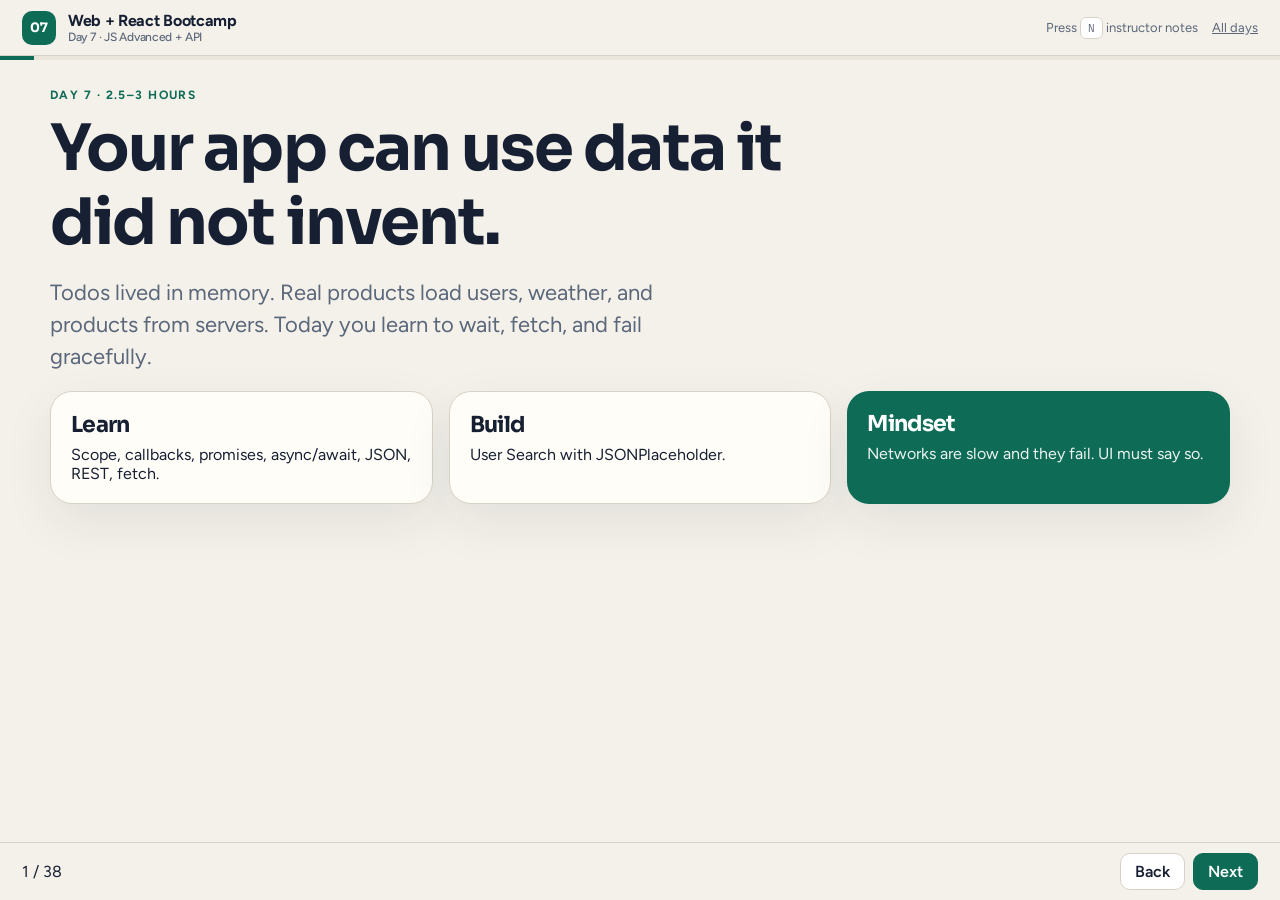
<file: day-07.html>
<!DOCTYPE html>
<html lang="en">
<head>
  <meta charset="UTF-8" />
  <meta name="viewport" content="width=device-width, initial-scale=1.0" />
  <title>Day 7 — JavaScript Advanced + API</title>
  <link rel="preconnect" href="https://fonts.googleapis.com" />
  <link rel="preconnect" href="https://fonts.gstatic.com" crossorigin />
  <link href="https://fonts.googleapis.com/css2?family=Figtree:wght@400;500;600;700&family=IBM+Plex+Mono:wght@400;600&family=Sora:wght@600;700&display=swap" rel="stylesheet" />
  <link rel="stylesheet" href="assets/slides.css" />
</head>
<body>
<div class="deck">
  <header class="topbar">
    <div class="brand">
      <div class="brand-mark">07</div>
      <div>Web + React Bootcamp <small>Day 7 · JS Advanced + API</small></div>
    </div>
    <div class="top-meta">
      <span>Press <span class="kbd">N</span> instructor notes</span>
      <a href="index.html" style="color:inherit">All days</a>
    </div>
  </header>
  <div class="progress"><span id="bar"></span></div>
  <main class="viewport">

    <section class="slide">
      <div class="slide-inner">
        <p class="eyebrow">Day 7 · 2.5–3 hours</p>
        <h1 class="display">Your app can use data it did not invent.</h1>
        <p class="lede">Todos lived in memory. Real products load users, weather, and products from servers. Today you learn to wait, fetch, and fail gracefully.</p>
        <div class="grid grid-3 mt">
          <div class="card"><h3>Learn</h3><p>Scope, callbacks, promises, async/await, JSON, REST, fetch.</p></div>
          <div class="card"><h3>Build</h3><p>User Search with JSONPlaceholder.</p></div>
          <div class="card teal"><h3>Mindset</h3><p>Networks are slow and they fail. UI must say so.</p></div>
        </div>
      </div>
      <aside class="notes">Demo a live site going offline (DevTools Network → Offline). Students should feel why loading and error states exist.</aside>
    </section>

    <section class="slide">
      <div class="slide-inner">
        <p class="eyebrow">Why today matters</p>
        <h2>Hardcoded arrays do not scale</h2>
        <div class="grid grid-2 mt">
          <div class="card amber">
            <h3>Problem</h3>
            <p>You cannot ship 10,000 users in <code>app.js</code>. Data lives on servers and changes every second.</p>
          </div>
          <div class="card teal">
            <h3>Solution</h3>
            <p>Request data over HTTP, wait for the response, then render.</p>
          </div>
        </div>
        <p class="lede mt">Technology: <code>fetch</code> + JSON + async/await. Result: search apps, dashboards, and every React API day.</p>
      </div>
    </section>

    <section class="slide">
      <div class="slide-inner">
        <p class="eyebrow">Day 7 learning objectives</p>
        <h2>By the end of today you can…</h2>
        <div class="grid grid-2 mt">
          <div class="card">
            <ol class="clean">
              <li>Explain scope and why callbacks exist</li>
              <li>Use promises and async/await</li>
              <li>Catch errors with try/catch</li>
              <li>Fetch JSON from a REST GET endpoint and show loading/error UI</li>
            </ol>
          </div>
          <div class="card navy">
            <h3>You will leave with</h3>
            <p>A working User Search + homework that fetches and displays external data (2–3 hours).</p>
          </div>
        </div>
      </div>
    </section>

    <section class="slide">
      <div class="slide-inner">
        <p class="eyebrow">Interactive question</p>
        <div class="q">If weather data takes 2 seconds to arrive, what should the user see at 0.2 seconds?</div>
        <div class="grid grid-3 mt">
          <div class="card"><h3>Blank page?</h3><p>Looks broken.</p></div>
          <div class="card"><h3>Yesterday’s data?</h3><p>Maybe — but say it is loading first.</p></div>
          <div class="card teal"><h3>A loading state</h3><p>Honest UI while the network works.</p></div>
        </div>
      </div>
    </section>

    <section class="slide">
      <div class="slide-inner">
        <p class="eyebrow">Scope</p>
        <h2>Where a name is visible</h2>
        <p class="lede">Scope is the rule: a variable lives inside the block that created it.</p>
        <pre class="code mt"><span class="k">const</span> appName = <span class="s">"Search"</span>; <span class="c">// global to this file</span>

<span class="k">function</span> search(term) {
  <span class="k">const</span> q = term.trim(); <span class="c">// only inside search</span>
  <span class="k">if</span> (q) {
    <span class="k">const</span> url = <span class="s">`/users?q=${q}`</span>; <span class="c">// only inside if</span>
  }
  <span class="c">// console.log(url); // Error</span>
}</pre>
        <div class="grid grid-3 mt">
          <div class="card"><h3>Why</h3><p>Stops accidental overwrites. Keeps data private.</p></div>
          <div class="card"><h3>How</h3><p><code>let</code>/<code>const</code> are block-scoped <code>{ }</code>.</p></div>
          <div class="card teal"><h3>Real world</h3><p>A loop index should not leak into the next function.</p></div>
        </div>
      </div>
    </section>

    <section class="slide">
      <div class="slide-inner">
        <p class="eyebrow">Callbacks</p>
        <h2>A function you pass to be called later</h2>
        <pre class="code mt">btn.addEventListener(<span class="s">"click"</span>, handleClick);
<span class="c">// handleClick is a callback — we do not call it now</span>

setTimeout(() =&gt; {
  console.log(<span class="s">"2 seconds later"</span>);
}, <span class="t">2000</span>);</pre>
        <p class="callout mt">Why they exist: some work finishes later (timer, click, network). You hand over a “when you’re done, run this.”</p>
      </div>
    </section>

    <section class="slide">
      <div class="slide-inner">
        <p class="eyebrow">The callback problem</p>
        <h2>Nested “later” becomes hard to read</h2>
        <pre class="code mt">getUser(id, (user) =&gt; {
  getPosts(user.id, (posts) =&gt; {
    getComments(posts[<span class="t">0</span>].id, (comments) =&gt; {
      render(comments);
    });
  });
});</pre>
        <p class="lede mt">This is why promises and async/await were invented: same waiting, flatter code.</p>
      </div>
    </section>

    <section class="slide">
      <div class="slide-inner">
        <p class="eyebrow">Promises</p>
        <h2>An object that represents a future value</h2>
        <p class="lede">A promise is pending, then fulfilled (success) or rejected (failure).</p>
        <div class="flow mt">
          <div class="node">pending</div><span class="arrow">→</span>
          <div class="node">fulfilled + data</div>
        </div>
        <div class="flow mt">
          <div class="node">pending</div><span class="arrow">→</span>
          <div class="node">rejected + error</div>
        </div>
        <pre class="code mt">fetch(url)
  .then((res) =&gt; res.json())
  .then((data) =&gt; console.log(data))
  .catch((err) =&gt; console.error(err));</pre>
      </div>
    </section>

    <section class="slide">
      <div class="slide-inner">
        <p class="eyebrow">async / await</p>
        <h2>Write async code so it looks step-by-step</h2>
        <pre class="code mt"><span class="k">async function</span> loadUsers() {
  <span class="k">const</span> res = <span class="k">await</span> fetch(url);
  <span class="k">const</span> data = <span class="k">await</span> res.json();
  <span class="k">return</span> data;
}</pre>
        <div class="grid grid-2 mt">
          <div class="card"><h3>async</h3><p>Marks a function that can pause. It returns a promise.</p></div>
          <div class="card"><h3>await</h3><p>Pause until that promise settles. Only inside async.</p></div>
        </div>
        <p class="callout mt">This is the style we use for the rest of the course — including React later.</p>
      </div>
    </section>

    <section class="slide">
      <div class="slide-inner">
        <p class="eyebrow">try / catch</p>
        <h2>Networks fail. Your app should not go silent.</h2>
        <pre class="code mt"><span class="k">async function</span> loadUsers() {
  <span class="k">try</span> {
    <span class="k">const</span> res = <span class="k">await</span> fetch(url);
    <span class="k">if</span> (!res.ok) <span class="k">throw new</span> <span class="t">Error</span>(<span class="s">"Request failed"</span>);
    <span class="k">return await</span> res.json();
  } <span class="k">catch</span> (err) {
    console.error(err);
    status.textContent = <span class="s">"Could not load users."</span>;
  }
}</pre>
        <p class="muted mt">try = hopeful path. catch = recovery path. Always tell the human.</p>
      </div>
    </section>

    <section class="slide">
      <div class="slide-inner">
        <p class="eyebrow">Compare the three styles</p>
        <h2>Same wait. Cleaner code over time.</h2>
        <table class="compare mt">
          <tr><th>Style</th><th>Feel</th><th>Use in this course</th></tr>
          <tr><td>Callbacks</td><td>Nested, easy to tangle</td><td>Events, setTimeout</td></tr>
          <tr><td>Promises + then</td><td>Chain of later steps</td><td>You will read this in docs</td></tr>
          <tr><td>async/await</td><td>Top to bottom</td><td>Default for fetch</td></tr>
        </table>
        <p class="callout mt">You still need to understand promises — await is sugar on top of them.</p>
      </div>
    </section>

    <section class="slide">
      <div class="slide-inner">
        <p class="eyebrow">JSON</p>
        <h2>The common language of APIs</h2>
        <p class="lede">JSON is text that looks like a JS object. Servers send it. You parse it into real objects.</p>
        <pre class="code mt"><span class="c">// text on the wire</span>
<span class="s">'{ "id": 1, "name": "Leanne Graham" }'</span>

<span class="k">const</span> user = JSON.parse(text);
<span class="k">const</span> textAgain = JSON.stringify(user);</pre>
        <p class="callout mt"><code>res.json()</code> is fetch doing parse for you. Keys are quoted. No functions inside JSON.</p>
      </div>
    </section>

    <section class="slide">
      <div class="slide-inner">
        <p class="eyebrow">REST API basics</p>
        <h2>URLs + HTTP methods = a contract</h2>
        <table class="compare mt">
          <tr><th>Idea</th><th>Meaning</th><th>Today</th></tr>
          <tr><td>Resource</td><td>A type of data</td><td><code>/users</code></td></tr>
          <tr><td>GET</td><td>Read</td><td>Load the list</td></tr>
          <tr><td>POST</td><td>Create</td><td>Later / backend</td></tr>
          <tr><td>Status</td><td>200 OK, 404, 500</td><td>Check <code>res.ok</code></td></tr>
        </table>
        <p class="lede mt">You are a client. The API is the kitchen. GET is “please send me this dish.”</p>
      </div>
    </section>

    <section class="slide">
      <div class="slide-inner">
        <p class="eyebrow">GET request</p>
        <h2>Ask for a resource. Receive JSON.</h2>
        <div class="flow mt">
          <div class="node">Your JS</div><span class="arrow">→</span>
          <div class="node">GET url</div><span class="arrow">→</span>
          <div class="node">Server</div><span class="arrow">→</span>
          <div class="node">JSON</div><span class="arrow">→</span>
          <div class="node">Render UI</div>
        </div>
        <pre class="code mt"><span class="k">const</span> url = <span class="s">"https://jsonplaceholder.typicode.com/users"</span>;
<span class="k">const</span> res = <span class="k">await</span> fetch(url);
<span class="k">const</span> users = <span class="k">await</span> res.json();</pre>
      </div>
    </section>

    <section class="slide">
      <div class="slide-inner">
        <p class="eyebrow">Status codes you will actually see</p>
        <div class="grid grid-4 mt">
          <div class="card"><h3>200</h3><p>OK — use the JSON.</p></div>
          <div class="card"><h3>404</h3><p>Not found — wrong URL or id.</p></div>
          <div class="card"><h3>500</h3><p>Server broke — retry later.</p></div>
          <div class="card navy"><h3>Failed fetch</h3><p>No network / blocked — catch.</p></div>
        </div>
        <p class="lede mt">Your UI does not need to lecture HTTP. Map these to “loaded”, “not found”, or “try again.”</p>
      </div>
    </section>

    <section class="slide">
      <div class="slide-inner">
        <p class="eyebrow">Fetch API</p>
        <h2>The browser’s built-in HTTP tool</h2>
        <div class="grid grid-3 mt">
          <div class="card"><h3>What</h3><p><code>fetch(url)</code> returns a promise for a Response.</p></div>
          <div class="card"><h3>Why</h3><p>No extra library for basic GET.</p></div>
          <div class="card teal"><h3>How</h3><p>await fetch → check ok → await json → use data.</p></div>
        </div>
        <p class="amber card mt">A 404 still “succeeds” as a Response. Always check <code>res.ok</code> before trusting JSON.</p>
      </div>
    </section>

    <section class="slide">
      <div class="slide-inner">
        <p class="eyebrow">Live coding · 10 minutes</p>
        <h2>First successful GET</h2>
        <pre class="code mt"><span class="k">async function</span> demo() {
  <span class="k">const</span> res = <span class="k">await</span> fetch(
    <span class="s">"https://jsonplaceholder.typicode.com/users/1"</span>
  );
  <span class="k">const</span> user = <span class="k">await</span> res.json();
  console.log(user.name, user.email);
}

demo();</pre>
        <p class="practice mt"><b>Do together:</b> Log the whole object. Then log <code>user.address.city</code>.</p>
      </div>
      <aside class="notes">If CORS or network fails, have a screenshot of the JSON ready. jsonplaceholder is usually fine.</aside>
    </section>

    <section class="slide">
      <div class="slide-inner">
        <p class="eyebrow">Loading state</p>
        <h2>Tell the truth while you wait</h2>
        <pre class="code mt">status.textContent = <span class="s">"Loading…"</span>;
<span class="k">try</span> {
  <span class="k">const</span> users = <span class="k">await</span> loadUsers();
  status.textContent = <span class="s">""</span>;
  render(users);
} <span class="k">catch</span> {
  status.textContent = <span class="s">"Something went wrong."</span>;
}</pre>
        <p class="callout mt">Three UI modes: loading, success, error. Never leave the last list looking “current” if a new search failed.</p>
      </div>
    </section>

    <section class="slide">
      <div class="slide-inner">
        <p class="eyebrow">Error handling</p>
        <h2>Different failures, one user-facing message</h2>
        <div class="grid grid-3 mt">
          <div class="card"><h3>No network</h3><p>fetch throws. catch it.</p></div>
          <div class="card"><h3>Bad status</h3><p>404 / 500. throw if <code>!res.ok</code>.</p></div>
          <div class="card"><h3>Empty result</h3><p>Not an error. Show “No users found.”</p></div>
        </div>
      </div>
    </section>

    <section class="slide">
      <div class="slide-inner">
        <p class="eyebrow">Putting it on the page</p>
        <h2>Same render pattern as Todo</h2>
        <pre class="code mt"><span class="k">function</span> render(users) {
  list.innerHTML = users
    .map((u) =&gt; <span class="s">`
      &lt;li&gt;
        &lt;strong&gt;${u.name}&lt;/strong&gt;
        &lt;p&gt;${u.email}&lt;/p&gt;
      &lt;/li&gt;`</span>)
    .join(<span class="s">""</span>);
}</pre>
        <p class="muted mt">Data source changed (API). UI skill did not (map → HTML).</p>
      </div>
    </section>

    <section class="slide">
      <div class="slide-inner">
        <p class="eyebrow">Public APIs in class</p>
        <h2>We pick endpoints that need no secret key</h2>
        <div class="grid grid-3 mt">
          <div class="card"><h3>JSONPlaceholder</h3><p>Fake users, posts, comments. Perfect for GET practice.</p></div>
          <div class="card"><h3>Fake Store</h3><p>Products with images and prices.</p></div>
          <div class="card teal"><h3>Rule</h3><p>Keys in frontend code leak. We avoid them until a backend exists.</p></div>
        </div>
        <p class="callout mt">If an API blocks the browser (CORS), switch endpoint — do not fight it for 40 minutes.</p>
      </div>
    </section>

    <section class="slide">
      <div class="slide-inner">
        <p class="eyebrow">Practice 1 · 6 minutes</p>
        <div class="practice">
          <h3>Scope detective</h3>
          <p>Write a function with an inner <code>if</code> that declares <code>const msg</code>. Try to log <code>msg</code> outside the if. Fix it by declaring <code>let msg</code> in the outer function.</p>
        </div>
      </div>
    </section>

    <section class="slide">
      <div class="slide-inner">
        <p class="eyebrow">Practice 2 · 8 minutes</p>
        <div class="practice">
          <h3>Posts for user 1</h3>
          <p>GET <code>https://jsonplaceholder.typicode.com/posts?userId=1</code>. Log how many posts. Render titles into a <code>ul</code>.</p>
        </div>
      </div>
    </section>

    <section class="slide">
      <div class="slide-inner">
        <p class="eyebrow">Practice 3 · 8 minutes</p>
        <div class="practice">
          <h3>Break it on purpose</h3>
          <p>Fetch a URL that 404s. Show an error message in the page — not only in Console. Confirm <code>res.ok</code> is false.</p>
        </div>
      </div>
    </section>

    <section class="slide">
      <div class="slide-inner">
        <p class="eyebrow">Practice 4 · predict</p>
        <div class="q">Does fetch throw when the server returns 404?</div>
        <p class="mt muted">Write yes or no, then prove it in code.</p>
      </div>
      <aside class="notes">No — only network failure throws. 404 is a Response with ok: false.</aside>
    </section>

    <section class="slide">
      <div class="slide-inner">
        <p class="eyebrow">Live coding · search flow</p>
        <h2>Filter after you fetch</h2>
        <pre class="code mt"><span class="k">const</span> q = input.value.toLowerCase().trim();
<span class="k">const</span> users = <span class="k">await</span> loadUsers();
<span class="k">const</span> matches = users.filter((u) =&gt;
  u.name.toLowerCase().includes(q)
);
render(matches);</pre>
        <p class="callout mt">JSONPlaceholder has no search query. Client-side filter is the honest approach for this API.</p>
      </div>
    </section>

    <section class="slide">
      <div class="slide-inner">
        <p class="eyebrow">Mini project</p>
        <h2>User Search</h2>
        <p class="lede">Objective: fetch users from a public API and let the student search by name. Alternatives if you prefer: Product Search or a simple Weather dashboard.</p>
        <div class="grid grid-2 mt">
          <div class="card">
            <h3>Requirements</h3>
            <ul class="clean">
              <li>GET <code>/users</code> from JSONPlaceholder</li>
              <li>Search input + button or live filter</li>
              <li>Loading text while fetching</li>
              <li>Error message on failure</li>
              <li>Empty state when nothing matches</li>
            </ul>
          </div>
          <div class="card teal">
            <h3>UI features</h3>
            <p>Each result: name, email, company or city. Card layout with CSS or Tailwind.</p>
          </div>
        </div>
      </div>
    </section>

    <section class="slide">
      <div class="slide-inner">
        <p class="eyebrow">Mini project · steps</p>
        <ol class="clean" style="font-size:22px">
          <li>HTML: search form, status paragraph, results list.</li>
          <li>Write <code>async function fetchUsers()</code> with try/catch and <code>res.ok</code>.</li>
          <li>On first load, fetch and render all users.</li>
          <li>On submit, filter by name (case-insensitive).</li>
          <li>Wire loading and error into <code>#status</code>.</li>
        </ol>
      </div>
    </section>

    <section class="slide">
      <div class="slide-inner">
        <p class="eyebrow">Mini project · files</p>
        <div class="grid grid-2 mt">
          <div class="card">
            <h3>Suggested folders</h3>
            <pre class="code" style="margin-top:10px">day-07-user-search/
  index.html
  styles.css
  app.js</pre>
          </div>
          <div class="hero-panel" style="margin-top:0">
            <p class="small" style="opacity:.7">Expected result</p>
            <h3 style="color:#fff;margin-top:8px">Type “lean” → Leanne Graham card appears</h3>
            <p class="mt">Unplug Wi-Fi (or use a bad URL) → friendly error, not a blank page.</p>
          </div>
        </div>
      </div>
    </section>

    <section class="slide">
      <div class="slide-inner">
        <p class="eyebrow">Other mini options</p>
        <div class="grid grid-3 mt">
          <div class="card"><h3>Weather</h3><p>Public weather API + city input. Same loading/error pattern.</p></div>
          <div class="card"><h3>Products</h3><p>fakestoreapi.com <code>/products</code> — image, title, price.</p></div>
          <div class="card navy"><h3>Rule</h3><p>Public GET, JSON, no API key required for class.</p></div>
        </div>
      </div>
    </section>

    <section class="slide">
      <div class="slide-inner">
        <p class="eyebrow">Assignment</p>
        <h2>External Data Explorer</h2>
        <p><span class="tag">Intermediate</span> &nbsp; Estimated time: 2–3 hours &nbsp; Difficulty: ★★★</p>
        <p class="mt"><b>Objective:</b> Fetch and display data from a public API you choose — not a clone of the in-class users file.</p>
        <div class="grid grid-2 mt">
          <div class="card">
            <h3>Requirements</h3>
            <ul class="clean">
              <li>At least one GET with <code>fetch</code> + async/await</li>
              <li>try/catch and <code>res.ok</code> check</li>
              <li>Loading, success, error, empty states</li>
              <li>Render a list or cards from JSON fields</li>
              <li>Some user control (search, select id, or filter)</li>
            </ul>
          </div>
          <div class="card">
            <h3>Expected features</h3>
            <ul class="clean">
              <li>Readable UI (CSS or Tailwind)</li>
              <li>No hardcoded fake “API” array pretending to be fetch</li>
              <li>Comments on the fetch function explaining the steps</li>
            </ul>
          </div>
        </div>
      </div>
    </section>

    <section class="slide">
      <div class="slide-inner">
        <p class="eyebrow">Assignment extras</p>
        <div class="grid grid-2 mt">
          <div class="card amber">
            <h3>Bonus challenge</h3>
            <ul class="clean">
              <li>Click a card to GET a detail URL (e.g. <code>/users/3</code>)</li>
              <li>Disable the button while loading</li>
              <li>Show a last-updated timestamp</li>
            </ul>
          </div>
          <div class="card navy">
            <h3>Submission</h3>
            <p>Folder <code>day07-api-yourname</code> plus a README with the API URL you used. Bring it to Day 8.</p>
          </div>
        </div>
      </div>
    </section>

    <section class="slide">
      <div class="slide-inner">
        <p class="eyebrow">Recap</p>
        <h2>What we learned</h2>
        <div class="grid grid-2 mt">
          <div class="card"><h3>Waiting</h3><p>Callbacks → promises → async/await.</p></div>
          <div class="card"><h3>Safety</h3><p>try/catch, res.ok, user-facing errors.</p></div>
          <div class="card"><h3>JSON + REST</h3><p>GET a resource, parse, render.</p></div>
          <div class="card"><h3>UX</h3><p>Loading and empty are real states.</p></div>
        </div>
      </div>
    </section>

    <section class="slide">
      <div class="slide-inner">
        <p class="eyebrow">Common mistakes</p>
        <ul class="clean" style="font-size:22px">
          <li>Forgetting <code>await</code> — you log a Promise, not data.</li>
          <li>Assuming fetch throws on 404.</li>
          <li>No loading state — UI looks frozen.</li>
          <li>Mixing search filter with a second fetch you did not need.</li>
          <li>Putting API keys in frontend code (we avoid keyed APIs in class).</li>
        </ul>
      </div>
    </section>

    <section class="slide">
      <div class="slide-inner">
        <p class="eyebrow">Key takeaways</p>
        <ol class="clean" style="font-size:24px">
          <li>Scope keeps names from leaking.</li>
          <li>Async work returns later — await it.</li>
          <li>JSON is data as text; parse before you render.</li>
          <li>GET + fetch is how the browser talks to APIs.</li>
          <li>Every request needs loading and error UI.</li>
        </ol>
      </div>
    </section>

    <section class="slide">
      <div class="slide-inner">
        <p class="eyebrow">Quick quiz</p>
        <div class="grid grid-2 mt">
          <div class="q">1. Why do we need async/await instead of only synchronous code?</div>
          <div class="q">2. What does JSON.parse do?</div>
          <div class="q">3. Why check res.ok after fetch?</div>
          <div class="q">4. Name three UI states for an API screen.</div>
        </div>
        <p class="mt muted">Discuss in pairs for 3 minutes, then share.</p>
      </div>
      <aside class="notes">1) Network is slow; JS would freeze or miss the result. 2) Text → object. 3) HTTP errors are not thrown. 4) loading, success, error (empty is a fourth).</aside>
    </section>

    <section class="slide">
      <div class="slide-inner">
        <p class="eyebrow">Questions & discussion</p>
        <h2>What still feels fuzzy?</h2>
        <div class="grid grid-3 mt">
          <div class="card"><h3>Prompt</h3><p>Explain a promise using a restaurant pager.</p></div>
          <div class="card"><h3>Prompt</h3><p>When is “no results” not an error?</p></div>
          <div class="card teal"><h3>Office minutes</h3><p>CORS / wrong URL / missing await — we debug together.</p></div>
        </div>
      </div>
    </section>

    <section class="slide">
      <div class="slide-inner">
        <p class="eyebrow">Tomorrow · Day 8</p>
        <h1 class="display">React: components instead of manual DOM.</h1>
        <p class="lede">You will see why updating the UI by hand gets painful, then build with JSX, props, and functional components. Mini project: a profile card app. Preview: useState on Day 9.</p>
        <div class="card teal mt">
          <h3>Bring to class</h3>
          <p>Node.js installed if possible. We will run Vite to create a React project.</p>
        </div>
      </div>
    </section>

  </main>
  <div class="footerbar">
    <span id="counter"></span>
    <div class="nav-btns">
      <button class="nav" id="prev">Back</button>
      <button class="nav primary" id="next">Next</button>
    </div>
  </div>
</div>
<script src="assets/slides.js"></script>
</body>
</html>
</file>
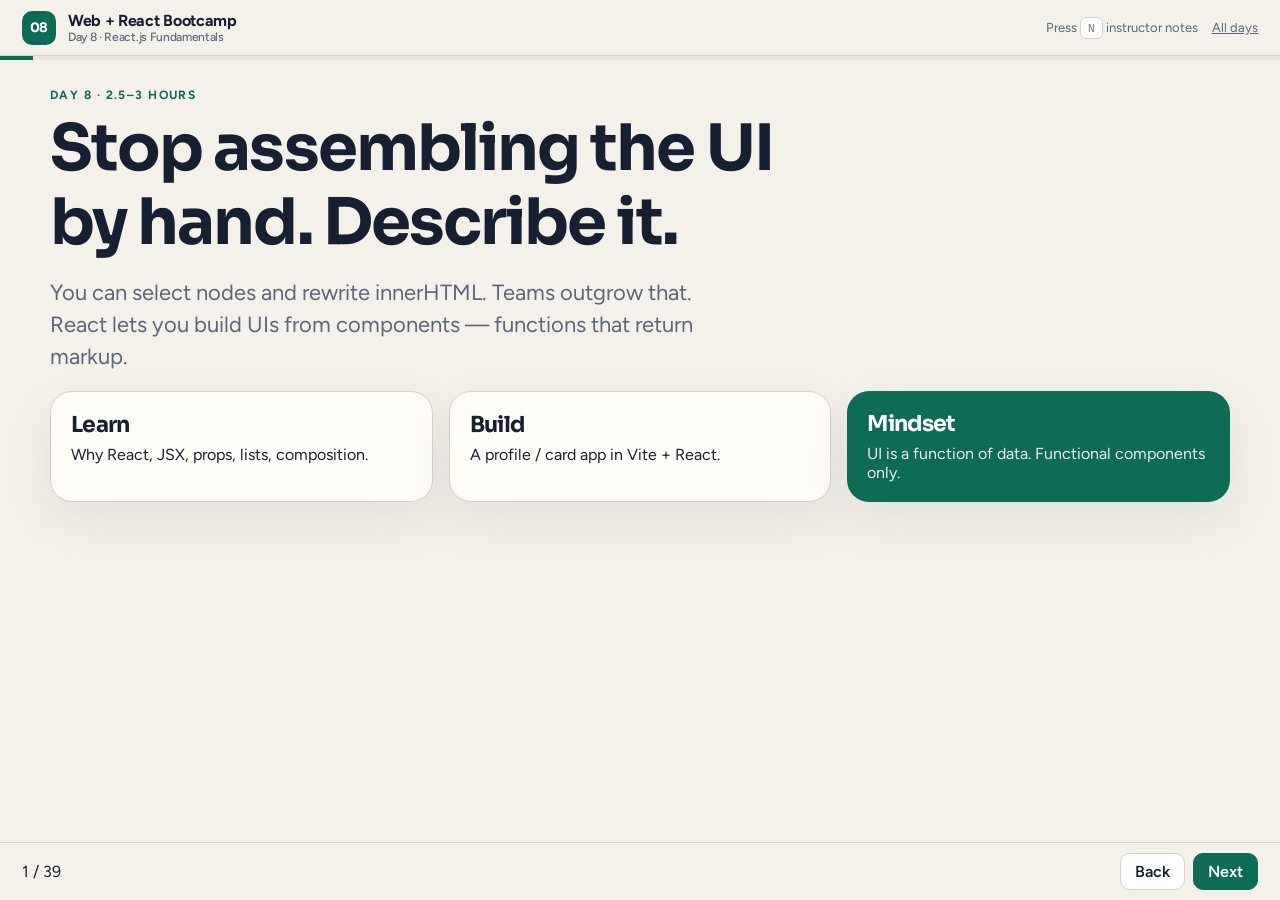
<file: day-08.html>
<!DOCTYPE html>
<html lang="en">
<head>
  <meta charset="UTF-8" />
  <meta name="viewport" content="width=device-width, initial-scale=1.0" />
  <title>Day 8 — React.js Fundamentals</title>
  <link rel="preconnect" href="https://fonts.googleapis.com" />
  <link rel="preconnect" href="https://fonts.gstatic.com" crossorigin />
  <link href="https://fonts.googleapis.com/css2?family=Figtree:wght@400;500;600;700&family=IBM+Plex+Mono:wght@400;600&family=Sora:wght@600;700&display=swap" rel="stylesheet" />
  <link rel="stylesheet" href="assets/slides.css" />
</head>
<body>
<div class="deck">
  <header class="topbar">
    <div class="brand">
      <div class="brand-mark">08</div>
      <div>Web + React Bootcamp <small>Day 8 · React.js Fundamentals</small></div>
    </div>
    <div class="top-meta">
      <span>Press <span class="kbd">N</span> instructor notes</span>
      <a href="index.html" style="color:inherit">All days</a>
    </div>
  </header>
  <div class="progress"><span id="bar"></span></div>
  <main class="viewport">

    <section class="slide">
      <div class="slide-inner">
        <p class="eyebrow">Day 8 · 2.5–3 hours</p>
        <h1 class="display">Stop assembling the UI by hand. Describe it.</h1>
        <p class="lede">You can select nodes and rewrite innerHTML. Teams outgrow that. React lets you build UIs from components — functions that return markup.</p>
        <div class="grid grid-3 mt">
          <div class="card"><h3>Learn</h3><p>Why React, JSX, props, lists, composition.</p></div>
          <div class="card"><h3>Build</h3><p>A profile / card app in Vite + React.</p></div>
          <div class="card teal"><h3>Mindset</h3><p>UI is a function of data. Functional components only.</p></div>
        </div>
      </div>
      <aside class="notes">Ask: “How would you update a shopping cart count with querySelector?” Collect pain. That is the door into React.</aside>
    </section>

    <section class="slide">
      <div class="slide-inner">
        <p class="eyebrow">Where we are</p>
        <h2>JavaScript week is over. App week starts.</h2>
        <div class="flow mt">
          <div class="node">JS logic</div><span class="arrow">→</span>
          <div class="node">DOM</div><span class="arrow">→</span>
          <div class="node">APIs</div><span class="arrow">→</span>
          <div class="node">React UI</div><span class="arrow">→</span>
          <div class="node">State (Day 9)</div><span class="arrow">→</span>
          <div class="node">React + API</div>
        </div>
        <p class="callout mt">React is still JavaScript. You did not throw Day 5–7 away.</p>
      </div>
    </section>

    <section class="slide">
      <div class="slide-inner">
        <p class="eyebrow">Why today matters</p>
        <h2>Manual DOM does not scale</h2>
        <div class="grid grid-2 mt">
          <div class="card amber">
            <h3>Problem</h3>
            <p>Every feature means more querySelector, more innerHTML, more bugs when the list and the counter disagree.</p>
          </div>
          <div class="card teal">
            <h3>Solution</h3>
            <p>Describe the UI from data. Let a library update the DOM.</p>
          </div>
        </div>
        <p class="lede mt">Technology: React. Result: reusable components, like LEGO blocks for screens.</p>
      </div>
    </section>

    <section class="slide">
      <div class="slide-inner">
        <p class="eyebrow">Day 8 learning objectives</p>
        <h2>By the end of today you can…</h2>
        <div class="grid grid-2 mt">
          <div class="card">
            <ol class="clean">
              <li>Explain why React exists</li>
              <li>Create a Vite React project</li>
              <li>Write functional components with JSX and props</li>
              <li>Compose components, render lists, and conditionals</li>
            </ol>
          </div>
          <div class="card navy">
            <h3>You will leave with</h3>
            <p>A profile card app in class + a team directory homework (2–3 hours). useState is tomorrow.</p>
          </div>
        </div>
      </div>
    </section>

    <section class="slide">
      <div class="slide-inner">
        <p class="eyebrow">Interactive question</p>
        <div class="q">You have 20 product cards. A price changes. How many DOM updates do you write by hand?</div>
        <div class="grid grid-3 mt">
          <div class="card"><h3>Pain</h3><p>Find each node. Hope you did not miss one.</p></div>
          <div class="card"><h3>Wish</h3><p>“Re-draw from the products array.”</p></div>
          <div class="card teal"><h3>React</h3><p>Change the data. Components re-render.</p></div>
        </div>
      </div>
    </section>

    <section class="slide">
      <div class="slide-inner">
        <p class="eyebrow">Problems with traditional DOM</p>
        <h2>It works — until the UI has many moving parts</h2>
        <ul class="clean" style="font-size:20px">
          <li>Selectors break when HTML class names change.</li>
          <li>innerHTML rebuilds too much or not enough.</li>
          <li>Counter, list, and filters can fall out of sync.</li>
          <li>Reuse means copy-paste, not a component.</li>
        </ul>
        <p class="callout mt">Your Todo was the right training. React is that render() idea, standardized.</p>
      </div>
    </section>

    <section class="slide">
      <div class="slide-inner">
        <p class="eyebrow">What is it?</p>
        <h2>React is a library for building user interfaces from components</h2>
        <div class="grid grid-3 mt">
          <div class="card"><h3>Why</h3><p>Complex UIs need reuse and a single data → UI story.</p></div>
          <div class="card"><h3>How</h3><p>You write functions that return JSX. React updates the DOM.</p></div>
          <div class="card teal"><h3>Real world</h3><p>Facebook created it. Used by countless dashboards, shops, and admin tools.</p></div>
        </div>
      </div>
    </section>

    <section class="slide">
      <div class="slide-inner">
        <p class="eyebrow">Architecture</p>
        <h2>A tree of components, not a pile of scripts</h2>
        <div class="flow mt">
          <div class="node">App</div><span class="arrow">→</span>
          <div class="node">Header</div>
          <span class="arrow">→</span>
          <div class="node">ProfileCard</div>
          <span class="arrow">→</span>
          <div class="node">SkillList</div>
        </div>
        <p class="lede mt">Parent passes data down as props. Children render. Tomorrow, state lives in a parent and flows down too.</p>
      </div>
    </section>

    <section class="slide">
      <div class="slide-inner">
        <p class="eyebrow">Mental model</p>
        <h2>UI = f(data)</h2>
        <div class="hero-panel">
          <p class="small" style="opacity:.7">Same render idea as your Todo</p>
          <h3 style="color:#fff;margin-top:8px">Data in → Component function → JSX out → Screen</h3>
          <p class="mt">You do not sprinkle DOM patches. You describe the whole piece given the current props.</p>
        </div>
      </div>
    </section>

    <section class="slide">
      <div class="slide-inner">
        <p class="eyebrow">Components</p>
        <h2>A component is a reusable piece of UI</h2>
        <p class="lede">If you would copy-paste a card three times, it wants to be a component.</p>
        <pre class="code mt"><span class="k">function</span> <span class="t">Hello</span>() {
  <span class="k">return</span> &lt;h1&gt;Hello, React&lt;/h1&gt;;
}</pre>
        <div class="grid grid-2 mt">
          <div class="card"><h3>Name</h3><p>Capital letter. <code>ProfileCard</code>, not <code>profileCard</code> as a component.</p></div>
          <div class="card"><h3>Return</h3><p>One root (or a fragment). Valid JSX.</p></div>
        </div>
      </div>
    </section>

    <section class="slide">
      <div class="slide-inner">
        <p class="eyebrow">Functional components</p>
        <h2>This course uses functions, not class components</h2>
        <table class="compare mt">
          <tr><th>We use</th><th>We skip</th></tr>
          <tr><td><code>function Card(props)</code></td><td><code>class Card extends React.Component</code></td></tr>
          <tr><td>Hooks tomorrow (<code>useState</code>)</td><td>lifecycle methods as a first language</td></tr>
        </table>
        <p class="callout mt">Modern React jobs expect functional components. Learn that dialect.</p>
      </div>
    </section>

    <section class="slide">
      <div class="slide-inner">
        <p class="eyebrow">JSX</p>
        <h2>HTML-looking syntax that is really JavaScript</h2>
        <pre class="code mt"><span class="k">const</span> title = <span class="s">"Team"</span>;
<span class="k">return</span> (
  &lt;section className=<span class="s">"p-6"</span>&gt;
    &lt;h2&gt;{title}&lt;/h2&gt;
  &lt;/section&gt;
);</pre>
        <div class="grid grid-3 mt">
          <div class="card"><h3>className</h3><p>Not <code>class</code> — class is a JS keyword.</p></div>
          <div class="card"><h3>{"{ }"}</h3><p>JavaScript expressions inside JSX.</p></div>
          <div class="card"><h3>close tags</h3><p><code>&lt;img /&gt;</code> must be closed.</p></div>
        </div>
      </div>
    </section>

    <section class="slide">
      <div class="slide-inner">
        <p class="eyebrow">JSX is not a string</p>
        <h2>You are not concatenating HTML anymore</h2>
        <div class="grid grid-2 mt">
          <div class="card amber">
            <h3>Day 6</h3>
            <pre class="code mt">list.innerHTML = tasks.map(...).join(<span class="s">""</span>);</pre>
          </div>
          <div class="card teal">
            <h3>Day 8</h3>
            <pre class="code mt">{tasks.map((t) =&gt; (
  &lt;<span class="t">li</span> key={t.id}&gt;{t.text}&lt;/<span class="t">li</span>&gt;
))}</pre>
          </div>
        </div>
      </div>
    </section>

    <section class="slide">
      <div class="slide-inner">
        <p class="eyebrow">Props</p>
        <h2>Inputs to a component — like function parameters</h2>
        <pre class="code mt"><span class="k">function</span> <span class="t">ProfileCard</span>({ name, role }) {
  <span class="k">return</span> (
    &lt;article className=<span class="s">"rounded-2xl bg-white p-6 shadow"</span>&gt;
      &lt;h3&gt;{name}&lt;/h3&gt;
      &lt;p&gt;{role}&lt;/p&gt;
    &lt;/article&gt;
  );
}

&lt;<span class="t">ProfileCard</span> name=<span class="s">"Ada"</span> role=<span class="s">"Engineer"</span> /&gt;</pre>
        <p class="muted mt">Parent decides the data. Child decides the look. Tailwind classes are welcome now.</p>
      </div>
      <aside class="notes">Destructure props in the parameter list. Show both props.name and { name }.</aside>
    </section>

    <section class="slide">
      <div class="slide-inner">
        <p class="eyebrow">Why props</p>
        <div class="grid grid-3 mt">
          <div class="card"><h3>What</h3><p>Read-only data from parent to child.</p></div>
          <div class="card"><h3>Why</h3><p>One ProfileCard, many people.</p></div>
          <div class="card teal"><h3>How</h3><p>Attributes in JSX become the props object.</p></div>
        </div>
        <p class="callout mt">Do not mutate props. Tomorrow you will learn state for values that change.</p>
      </div>
    </section>

    <section class="slide">
      <div class="slide-inner">
        <p class="eyebrow">Composition</p>
        <h2>Build screens by nesting components</h2>
        <pre class="code mt"><span class="k">function</span> <span class="t">App</span>() {
  <span class="k">return</span> (
    &lt;main className=<span class="s">"mx-auto max-w-5xl p-8"</span>&gt;
      &lt;<span class="t">Header</span> title=<span class="s">"Our team"</span> /&gt;
      &lt;<span class="t">ProfileCard</span> name=<span class="s">"Ada"</span> role=<span class="s">"Engineer"</span> /&gt;
      &lt;<span class="t">ProfileCard</span> name=<span class="s">"Grace"</span> role=<span class="s">"Lead"</span> /&gt;
    &lt;/main&gt;
  );
}</pre>
        <p class="lede mt">Small components. App is the table of contents.</p>
      </div>
    </section>

    <section class="slide">
      <div class="slide-inner">
        <p class="eyebrow">Rendering lists</p>
        <h2>map in JSX — with a key</h2>
        <pre class="code mt"><span class="k">const</span> members = [
  { id: <span class="t">1</span>, name: <span class="s">"Ada"</span>, role: <span class="s">"Engineer"</span> },
  { id: <span class="t">2</span>, name: <span class="s">"Grace"</span>, role: <span class="s">"Lead"</span> }
];

{members.map((m) =&gt; (
  &lt;<span class="t">ProfileCard</span> key={m.id} name={m.name} role={m.role} /&gt;
))}</pre>
        <p class="callout mt"><code>key</code> must be stable and unique. Do not use array index if the list can reorder.</p>
      </div>
    </section>

    <section class="slide">
      <div class="slide-inner">
        <p class="eyebrow">Conditional rendering</p>
        <h2>Show UI only when it makes sense</h2>
        <pre class="code mt"><span class="k">function</span> <span class="t">Badge</span>({ featured }) {
  <span class="k">return</span> (
    &lt;div&gt;
      {featured ? (
        &lt;span className=<span class="s">"text-teal-800"</span>&gt;Featured&lt;/span&gt;
      ) : <span class="t">null</span>}
      {featured &amp;&amp; &lt;span&gt;★&lt;/span&gt;}
    &lt;/div&gt;
  );
}</pre>
        <p class="small muted mt">Ternary when you have two branches. <code>&amp;&amp;</code> when you show or nothing. Avoid <code>0 &amp;&amp; ...</code> surprises with counts — use a boolean.</p>
      </div>
    </section>

    <section class="slide">
      <div class="slide-inner">
        <p class="eyebrow">How React gets on the page</p>
        <h2>One HTML node. React owns the tree inside it.</h2>
        <pre class="code mt"><span class="c">// index.html</span>
&lt;div id=<span class="s">"root"</span>&gt;&lt;/div&gt;

<span class="c">// src/main.jsx</span>
<span class="k">import</span> { createRoot } <span class="k">from</span> <span class="s">"react-dom/client"</span>;
<span class="k">import</span> <span class="t">App</span> <span class="k">from</span> <span class="s">"./App.jsx"</span>;

createRoot(document.getElementById(<span class="s">"root"</span>)).render(&lt;<span class="t">App</span> /&gt;);</pre>
        <p class="muted mt">You still have HTML — but only as a mount point. The UI lives in components.</p>
      </div>
    </section>

    <section class="slide">
      <div class="slide-inner">
        <p class="eyebrow">Creating a React project</p>
        <h2>Vite is the fast modern starter</h2>
        <pre class="code mt">npm create vite@latest team-profiles -- --template react
cd team-profiles
npm install
npm run dev</pre>
        <p class="lede mt">Vite serves your app locally with hot reload. You edit a component; the browser updates.</p>
      </div>
      <aside class="notes">Install Node before class if possible. Walk the first student through the terminal. Open the localhost URL together.</aside>
    </section>

    <section class="slide">
      <div class="slide-inner">
        <p class="eyebrow">Project structure</p>
        <h2>Know the folders before you invent new ones</h2>
        <pre class="code mt">team-profiles/
  index.html          <span class="c">// mounts the app</span>
  src/
    main.jsx          <span class="c">// ReactDOM.createRoot</span>
    App.jsx           <span class="c">// your tree</span>
    App.css
    components/       <span class="c">// you create this</span>
      ProfileCard.jsx
  package.json</pre>
        <p class="callout mt">Do not dump ten components in <code>main.jsx</code>. App composes. components/ holds pieces.</p>
      </div>
    </section>

    <section class="slide">
      <div class="slide-inner">
        <p class="eyebrow">Live coding · 12 minutes</p>
        <h2>From Vite hello-world to a card</h2>
        <ol class="clean" style="font-size:20px">
          <li>Create the project. Run <code>npm run dev</code>.</li>
          <li>Clear demo CSS noise enough to think.</li>
          <li>Create <code>ProfileCard.jsx</code> with name, role, image URL props.</li>
          <li>Import it in <code>App.jsx</code> and render two cards.</li>
          <li>Add Tailwind-like utility classes if the project has Tailwind — or simple CSS modules / App.css.</li>
        </ol>
        <p class="muted mt">If Tailwind is not in this Vite template, use App.css. After Day 4, students may add Tailwind to Vite later.</p>
      </div>
    </section>

    <section class="slide">
      <div class="slide-inner">
        <p class="eyebrow">Live coding · JSX rules</p>
        <h2>The errors you will hit in the first hour</h2>
        <div class="grid grid-2 mt">
          <div class="card">
            <h3>Must wrap</h3>
            <pre class="code mt"><span class="c">// return &lt;h1/&gt;&lt;p/&gt;  // error</span>
<span class="k">return</span> (
  &lt;&gt;
    &lt;h1&gt;Team&lt;/h1&gt;
    &lt;p&gt;Hello&lt;/p&gt;
  &lt;/&gt;
);</pre>
          </div>
          <div class="card">
            <h3>self-close</h3>
            <pre class="code mt">&lt;img src={url} alt={name} /&gt;
&lt;<span class="t">ProfileCard</span> name=<span class="s">"Ada"</span> /&gt;</pre>
          </div>
        </div>
      </div>
    </section>

    <section class="slide">
      <div class="slide-inner">
        <p class="eyebrow">children</p>
        <h2>Composition can pass markup, not only strings</h2>
        <pre class="code mt"><span class="k">function</span> <span class="t">Card</span>({ children }) {
  <span class="k">return</span> (
    &lt;article className=<span class="s">"rounded-2xl bg-white p-6 shadow"</span>&gt;
      {children}
    &lt;/article&gt;
  );
}

&lt;<span class="t">Card</span>&gt;
  &lt;h3&gt;Ada&lt;/h3&gt;
  &lt;p&gt;Engineer&lt;/p&gt;
&lt;/<span class="t">Card</span>&gt;</pre>
        <p class="callout mt">Layout shells (Page, Card, Header) often wrap children. Profile data still arrives as named props.</p>
      </div>
    </section>

    <section class="slide">
      <div class="slide-inner">
        <p class="eyebrow">Practice 1 · 6 minutes</p>
        <div class="practice">
          <h3>HelloName</h3>
          <p>A component that takes <code>name</code> and returns <code>&lt;p&gt;Hello, {name}&lt;/p&gt;</code>. Render three of them in App with different names.</p>
        </div>
      </div>
    </section>

    <section class="slide">
      <div class="slide-inner">
        <p class="eyebrow">Practice 2 · 8 minutes</p>
        <div class="practice">
          <h3>SkillList</h3>
          <p>Props: <code>skills</code> (array of strings). Map to <code>&lt;li&gt;</code>. Use a key. Nest SkillList inside ProfileCard.</p>
        </div>
      </div>
    </section>

    <section class="slide">
      <div class="slide-inner">
        <p class="eyebrow">Practice 3 · 7 minutes</p>
        <div class="practice">
          <h3>Conditional badge</h3>
          <p>If <code>available === true</code>, show a green “Open to work” pill. Otherwise show nothing (or “Busy”).</p>
        </div>
      </div>
    </section>

    <section class="slide">
      <div class="slide-inner">
        <p class="eyebrow">Practice 4 · discuss</p>
        <div class="q">Should the array of members live in ProfileCard or in App? Why?</div>
        <p class="mt muted">Think: who owns the list? Who is just a view of one person?</p>
      </div>
      <aside class="notes">App (or a data file) owns the list. ProfileCard is presentational. This prepares Day 9 state lifting.</aside>
    </section>

    <section class="slide">
      <div class="slide-inner">
        <p class="eyebrow">Mini project</p>
        <h2>React Profile / Card app</h2>
        <p class="lede">Objective: a small React app that shows at least three profile cards from a members array, using real components and props — not one giant App.jsx of copied HTML.</p>
        <div class="grid grid-2 mt">
          <div class="card">
            <h3>Requirements</h3>
            <ul class="clean">
              <li>Vite React app</li>
              <li>Functional components only</li>
              <li>ProfileCard with props: name, role, photo, bio</li>
              <li>List rendered with map + key</li>
              <li>At least one nested component (e.g. SkillList)</li>
            </ul>
          </div>
          <div class="card teal">
            <h3>UI features</h3>
            <p>Card layout, image, name, role, short bio. Tailwind utilities if available: <code>rounded-2xl</code>, <code>shadow</code>, <code>grid</code>, <code>gap-6</code>.</p>
          </div>
        </div>
      </div>
    </section>

    <section class="slide">
      <div class="slide-inner">
        <p class="eyebrow">Mini project · steps</p>
        <ol class="clean" style="font-size:22px">
          <li>Scaffold with Vite. Confirm the page loads.</li>
          <li>Add <code>src/data/members.js</code> exporting an array.</li>
          <li>Build <code>ProfileCard</code> and optional <code>Header</code>.</li>
          <li>Map members in <code>App</code>.</li>
          <li>Add a featured flag and conditional badge.</li>
          <li>Tidy layout with CSS or Tailwind.</li>
        </ol>
      </div>
    </section>

    <section class="slide">
      <div class="slide-inner">
        <p class="eyebrow">Mini project · files</p>
        <div class="grid grid-2 mt">
          <div class="card">
            <h3>Suggested folders</h3>
            <pre class="code" style="margin-top:10px">src/
  App.jsx
  main.jsx
  data/members.js
  components/
    Header.jsx
    ProfileCard.jsx
    SkillList.jsx</pre>
          </div>
          <div class="hero-panel" style="margin-top:0">
            <p class="small" style="opacity:.7">Expected result</p>
            <h3 style="color:#fff;margin-top:8px">A responsive grid of people cards</h3>
            <p class="mt">Changing one object in members.js updates that card. No querySelector.</p>
          </div>
        </div>
      </div>
    </section>

    <section class="slide">
      <div class="slide-inner">
        <p class="eyebrow">Assignment</p>
        <h2>Team / Member Profile app</h2>
        <p><span class="tag">Intermediate</span> &nbsp; Estimated time: 2–3 hours &nbsp; Difficulty: ★★★</p>
        <p class="mt"><b>Objective:</b> A React directory for a team you invent (startup, club, film crew) — new data, not the in-class array.</p>
        <div class="grid grid-2 mt">
          <div class="card">
            <h3>Requirements</h3>
            <ul class="clean">
              <li>At least 6 members in a JS data file</li>
              <li>Reusable ProfileCard + at least 2 other components</li>
              <li>Props for all varying content</li>
              <li>map + unique keys</li>
              <li>Conditional UI (featured, available, or department)</li>
              <li>Functional components only</li>
            </ul>
          </div>
          <div class="card">
            <h3>Expected features</h3>
            <ul class="clean">
              <li>Page header and short intro</li>
              <li>Skills or social links as a nested list</li>
              <li>Clean layout (Tailwind or CSS)</li>
              <li>No class components, no Redux, no useState required yet</li>
            </ul>
          </div>
        </div>
      </div>
    </section>

    <section class="slide">
      <div class="slide-inner">
        <p class="eyebrow">Assignment extras</p>
        <div class="grid grid-2 mt">
          <div class="card amber">
            <h3>Bonus challenge</h3>
            <ul class="clean">
              <li>Filter chips by department (still can be static sections today)</li>
              <li>A Footer component</li>
              <li>Extract a <code>Badge</code> component</li>
            </ul>
          </div>
          <div class="card navy">
            <h3>Submission</h3>
            <p>Project folder <code>day08-team-yourname</code>. Run <code>npm run dev</code> in class on Day 9. Do not commit <code>node_modules</code>.</p>
          </div>
        </div>
      </div>
    </section>

    <section class="slide">
      <div class="slide-inner">
        <p class="eyebrow">Recap</p>
        <h2>What we learned</h2>
        <div class="grid grid-2 mt">
          <div class="card"><h3>Why React</h3><p>Describe UI from data; stop fragile DOM patches.</p></div>
          <div class="card"><h3>Components</h3><p>Functions that return JSX.</p></div>
          <div class="card"><h3>Props</h3><p>Parent-to-child configuration.</p></div>
          <div class="card"><h3>Lists</h3><p>map, keys, conditionals, composition, Vite structure.</p></div>
        </div>
      </div>
    </section>

    <section class="slide">
      <div class="slide-inner">
        <p class="eyebrow">Common mistakes</p>
        <ul class="clean" style="font-size:22px">
          <li>Lowercase component names — React treats them as HTML tags.</li>
          <li>Missing <code>key</code> on lists (or using index carelessly).</li>
          <li><code>class</code> instead of <code>className</code>.</li>
          <li>Returning two sibling elements without a wrapper.</li>
          <li>Trying to use <code>document.querySelector</code> inside React as the main strategy.</li>
        </ul>
      </div>
    </section>

    <section class="slide">
      <div class="slide-inner">
        <p class="eyebrow">Key takeaways</p>
        <ol class="clean" style="font-size:24px">
          <li>React exists because manual DOM does not scale.</li>
          <li>A component is a function returning JSX.</li>
          <li>Props are inputs. Do not mutate them.</li>
          <li>Lists need map and stable keys.</li>
          <li>Vite is how we start a real React project.</li>
        </ol>
      </div>
    </section>

    <section class="slide">
      <div class="slide-inner">
        <p class="eyebrow">Quick quiz</p>
        <div class="grid grid-2 mt">
          <div class="q">1. Why was React created if we already have the DOM API?</div>
          <div class="q">2. What is JSX?</div>
          <div class="q">3. What are props?</div>
          <div class="q">4. Why do list items need a key?</div>
        </div>
        <p class="mt muted">Discuss in pairs for 3 minutes, then share.</p>
      </div>
      <aside class="notes">1) Reusable UI from data, fewer sync bugs. 2) JS syntax for describing UI. 3) Data from parent. 4) React identity when the list updates.</aside>
    </section>

    <section class="slide">
      <div class="slide-inner">
        <p class="eyebrow">Questions & discussion</p>
        <h2>What still feels fuzzy?</h2>
        <div class="grid grid-3 mt">
          <div class="card"><h3>Prompt</h3><p>Compare Todo <code>render()</code> with a React component.</p></div>
          <div class="card"><h3>Prompt</h3><p>Where should the members array live?</p></div>
          <div class="card teal"><h3>Office minutes</h3><p>Vite / Node install issues — stay after class.</p></div>
        </div>
      </div>
    </section>

    <section class="slide">
      <div class="slide-inner">
        <p class="eyebrow">Tomorrow · Day 9</p>
        <h1 class="display">useState: data that changes over time.</h1>
        <p class="lede">Props are inputs from parents. State is memory inside a component: clicks, forms, and a React Todo. Bring today’s profile app.</p>
        <div class="card teal mt">
          <h3>Preview</h3>
          <p><code>const [count, setCount] = useState(0)</code> — the missing piece from today’s static cards.</p>
        </div>
      </div>
    </section>

  </main>
  <div class="footerbar">
    <span id="counter"></span>
    <div class="nav-btns">
      <button class="nav" id="prev">Back</button>
      <button class="nav primary" id="next">Next</button>
    </div>
  </div>
</div>
<script src="assets/slides.js"></script>
</body>
</html>
</file>
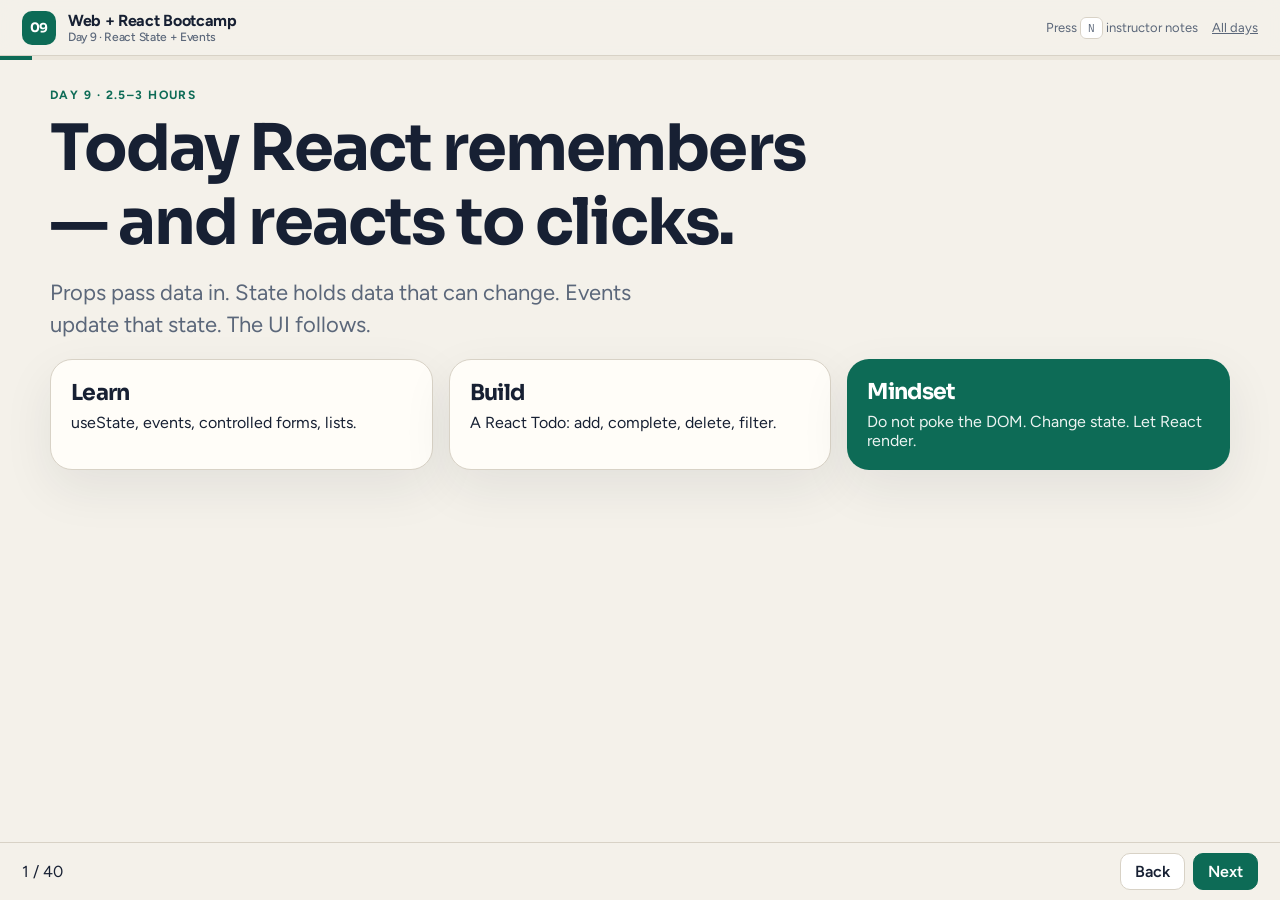
<file: day-09.html>
<!DOCTYPE html>
<html lang="en">
<head>
  <meta charset="UTF-8" />
  <meta name="viewport" content="width=device-width, initial-scale=1.0" />
  <title>Day 9 — React State + Events</title>
  <link rel="preconnect" href="https://fonts.googleapis.com" />
  <link rel="preconnect" href="https://fonts.gstatic.com" crossorigin />
  <link href="https://fonts.googleapis.com/css2?family=Figtree:wght@400;500;600;700&family=IBM+Plex+Mono:wght@400;600&family=Sora:wght@600;700&display=swap" rel="stylesheet" />
  <link rel="stylesheet" href="assets/slides.css" />
</head>
<body>
<div class="deck">
  <header class="topbar">
    <div class="brand">
      <div class="brand-mark">09</div>
      <div>Web + React Bootcamp <small>Day 9 · React State + Events</small></div>
    </div>
    <div class="top-meta">
      <span>Press <span class="kbd">N</span> instructor notes</span>
      <a href="index.html" style="color:inherit">All days</a>
    </div>
  </header>
  <div class="progress"><span id="bar"></span></div>
  <main class="viewport">

    <section class="slide">
      <div class="slide-inner">
        <p class="eyebrow">Day 9 · 2.5–3 hours</p>
        <h1 class="display">Today React remembers — and reacts to clicks.</h1>
        <p class="lede">Props pass data in. State holds data that can change. Events update that state. The UI follows.</p>
        <div class="grid grid-3 mt">
          <div class="card"><h3>Learn</h3><p>useState, events, controlled forms, lists.</p></div>
          <div class="card"><h3>Build</h3><p>A React Todo: add, complete, delete, filter.</p></div>
          <div class="card teal"><h3>Mindset</h3><p>Do not poke the DOM. Change state. Let React render.</p></div>
        </div>
      </div>
      <aside class="notes"><b>Instructor:</b> Open yesterday’s profile app. Click around: nothing “remembers.” Ask: “How would you keep a like count?” Collect answers, then promise: by lunch they will have a working Todo.</aside>
    </section>

    <section class="slide">
      <div class="slide-inner">
        <p class="eyebrow">Where we are</p>
        <h2>Components were the nouns. Today we add verbs.</h2>
        <div class="flow mt">
          <div class="node">Day 8 · JSX + props</div><span class="arrow">→</span>
          <div class="node">Day 9 · state + events</div><span class="arrow">→</span>
          <div class="node">Day 10 · APIs</div><span class="arrow">→</span>
          <div class="node">Shop + deploy</div>
        </div>
        <p class="callout mt">A profile card is a photograph. A Todo app is a conversation with the user.</p>
      </div>
    </section>

    <section class="slide">
      <div class="slide-inner">
        <p class="eyebrow">Day 9 learning objectives</p>
        <h2>By the end of today you can…</h2>
        <div class="grid grid-2 mt">
          <div class="card">
            <ol class="clean">
              <li>Explain state vs props in one sentence</li>
              <li>Create and update state with <code>useState</code></li>
              <li>Handle clicks, submits, and input changes</li>
              <li>Build controlled form fields</li>
              <li>Show UI based on conditions and lists</li>
              <li>Lift state so sibling components can talk</li>
            </ol>
          </div>
          <div class="card navy">
            <h3>You will leave with</h3>
            <p>A React Todo app in class + a homework extension (edit, localStorage, extra filters) in 1–2 hours.</p>
          </div>
        </div>
      </div>
    </section>

    <section class="slide">
      <div class="slide-inner">
        <p class="eyebrow">Interactive question</p>
        <div class="q">If a child component needs to change a number that lives in the parent, who should “own” that number?</div>
        <div class="grid grid-3 mt">
          <div class="card"><h3>Guess A</h3><p>The child. It is closer to the button.</p></div>
          <div class="card"><h3>Guess B</h3><p>The parent. Data flows down; events flow up.</p></div>
          <div class="card"><h3>Guess C</h3><p>Both copies, kept in sync by hand.</p></div>
        </div>
        <p class="mt muted">We will prove the answer with a counter, then a Todo list.</p>
      </div>
      <aside class="notes">Vote with hands. Correct: B — lift state to the nearest common parent. C is a classic bug (two sources of truth). A works only if no sibling needs the number.</aside>
    </section>

    <section class="slide">
      <div class="slide-inner">
        <p class="eyebrow">What is it?</p>
        <h2>State is data a component remembers over time</h2>
        <p class="lede">When state changes, React re-renders that component and its children. The screen is a snapshot of state.</p>
        <div class="grid grid-3 mt">
          <div class="card"><h3>Why we need it</h3><p>Clicks, typing, and filters must survive past one render.</p></div>
          <div class="card"><h3>How it works</h3><p>You call a setter. React schedules a new render with the new value.</p></div>
          <div class="card teal"><h3>Real world</h3><p>Cart count, dark mode, open/closed menu, form drafts.</p></div>
        </div>
      </div>
      <aside class="notes">Analogy: props are a letter someone handed you. State is a notebook you write in. You do not scribble on the letter.</aside>
    </section>

    <section class="slide">
      <div class="slide-inner">
        <p class="eyebrow">Why props are not enough</p>
        <h2>Props come from outside. State lives inside.</h2>
        <table class="compare mt">
          <tr><th></th><th>Props</th><th>State</th></tr>
          <tr><td>Who sets it?</td><td>Parent</td><td>The component itself</td></tr>
          <tr><td>Can it change?</td><td>Parent can pass a new value</td><td>Yes, via the setter</td></tr>
          <tr><td>Direction</td><td>Down only</td><td>Local, then passed down as props</td></tr>
          <tr><td>Example</td><td><code>title="Inbox"</code></td><td><code>const [open, setOpen] = useState(false)</code></td></tr>
        </table>
      </div>
    </section>

    <section class="slide">
      <div class="slide-inner">
        <p class="eyebrow">How React re-renders</p>
        <h2>Event → setState → new UI</h2>
        <div class="flow mt">
          <div class="node">User action</div><span class="arrow">→</span>
          <div class="node">setCount</div><span class="arrow">→</span>
          <div class="node">Re-render</div><span class="arrow">→</span>
          <div class="node">Updated screen</div>
        </div>
        <p class="callout mt">You never write <code>document.querySelector</code> to change the number. You change <code>count</code>. React paints the rest.</p>
      </div>
      <aside class="notes">Contrast with Day 6 DOM todo: they mutated <code>ul.innerHTML</code>. Today that is the anti-pattern.</aside>
    </section>

    <section class="slide">
      <div class="slide-inner">
        <p class="eyebrow">What is it?</p>
        <h2><code>useState</code> is the hook that gives you memory</h2>
        <p class="lede">A hook is a function whose name starts with <code>use</code>. Call it at the top of a component — not inside loops or ifs.</p>
        <div class="grid grid-3 mt">
          <div class="card"><h3>Why</h3><p>Function components would otherwise forget everything after each render.</p></div>
          <div class="card"><h3>How</h3><p>Returns a pair: current value + a setter function.</p></div>
          <div class="card teal"><h3>Rule</h3><p>Same order of hooks every render. Keep them at the top.</p></div>
        </div>
      </div>
    </section>

    <section class="slide">
      <div class="slide-inner">
        <p class="eyebrow">Simple example</p>
        <h2>A counter in eight lines</h2>
        <pre class="code mt"><span class="k">import</span> { useState } <span class="k">from</span> <span class="s">"react"</span>;

<span class="k">function</span> <span class="t">Counter</span>() {
  <span class="k">const</span> [count, setCount] = useState(<span class="s">0</span>);
  <span class="k">return</span> (
    &lt;<span class="k">button</span> <span class="t">onClick</span>={() =&gt; setCount(count + <span class="s">1</span>)}&gt;
      Clicked {count} times
    &lt;/<span class="k">button</span>&gt;
  );
}</pre>
        <p class="mt muted"><code>0</code> is the initial value — used only on the first render.</p>
      </div>
      <aside class="notes">Live-type this in Vite. Click twice. Ask: “Did we touch the DOM?” Pause on the array destructuring: first item is the value, second is the updater.</aside>
    </section>

    <section class="slide">
      <div class="slide-inner">
        <p class="eyebrow">State updates</p>
        <h2>Treat state as read-only. Replace it.</h2>
        <div class="grid grid-2 mt">
          <div class="card amber">
            <h3>Do not mutate</h3>
            <pre class="code" style="margin-top:10px">tasks.push(newTask);
setTasks(tasks); <span class="c">// same array</span></pre>
          </div>
          <div class="card">
            <h3>Create a new value</h3>
            <pre class="code" style="margin-top:10px">setTasks([...tasks, newTask]);
setTasks(tasks.filter(t =&gt; t.id !== id));</pre>
          </div>
        </div>
        <p class="callout mt">React compares the new reference. If you mutate the old array, React may skip the update.</p>
      </div>
    </section>

    <section class="slide">
      <div class="slide-inner">
        <p class="eyebrow">Safer updates</p>
        <h2>When the next value depends on the previous one</h2>
        <pre class="code mt">setCount(count + <span class="s">1</span>);
setCount(count + <span class="s">1</span>); <span class="c">// still +1 — both saw the same count</span>

setCount(c =&gt; c + <span class="s">1</span>);
setCount(c =&gt; c + <span class="s">1</span>); <span class="c">// +2 — each uses the latest queued value</span></pre>
        <p class="mt">Use the function form for counters, toggles, and “add one more item.”</p>
      </div>
      <aside class="notes">Demo two buttons: one with count+1 twice in the same handler, one with functional updates. Students remember this when they double-click Add.</aside>
    </section>

    <section class="slide">
      <div class="slide-inner">
        <p class="eyebrow">What is it?</p>
        <h2>Events in React are named in camelCase</h2>
        <p class="lede">You pass a function. React calls it when the user acts. The first argument is the event object.</p>
        <div class="grid grid-3 mt">
          <div class="card"><h3>onClick</h3><p>Buttons, cards, icons.</p></div>
          <div class="card"><h3>onChange</h3><p>Inputs, selects, textareas.</p></div>
          <div class="card"><h3>onSubmit</h3><p>Forms. Call <code>preventDefault()</code>.</p></div>
        </div>
      </div>
    </section>

    <section class="slide">
      <div class="slide-inner">
        <p class="eyebrow">How events work</p>
        <h2>Pass the function. Do not call it in JSX.</h2>
        <div class="grid grid-2 mt">
          <div class="card amber">
            <h3>Runs immediately (wrong)</h3>
            <pre class="code" style="margin-top:10px">&lt;<span class="k">button</span> <span class="t">onClick</span>={handleDelete()}&gt;</pre>
          </div>
          <div class="card">
            <h3>Runs on click (right)</h3>
            <pre class="code" style="margin-top:10px">&lt;<span class="k">button</span> <span class="t">onClick</span>={handleDelete}&gt;
&lt;<span class="k">button</span> <span class="t">onClick</span>={() =&gt; handleDelete(id)}&gt;</pre>
          </div>
        </div>
        <p class="mt muted">Need an argument? Wrap in an arrow function.</p>
      </div>
    </section>

    <section class="slide">
      <div class="slide-inner">
        <p class="eyebrow">Instructor live coding</p>
        <h2>We build a counter together</h2>
        <ol class="clean mt">
          <li>Vite app already running from Day 8, or <code>npm create vite@latest</code></li>
          <li>Create <code>Counter.jsx</code> with <code>useState(0)</code></li>
          <li>Add Increment, Decrement, Reset</li>
          <li>Disable Decrement when count is 0</li>
          <li>Show a message when count is 10: “Nice streak”</li>
        </ol>
        <p class="callout mt">Instructor types. Students type along. Pause after each button works.</p>
      </div>
      <aside class="notes">Keep Tailwind optional here. Focus on state. Conditional message is a sneak peek at conditional UI.</aside>
    </section>

    <section class="slide">
      <div class="slide-inner">
        <p class="eyebrow">Live coding target</p>
        <pre class="code mt"><span class="k">function</span> <span class="t">Counter</span>() {
  <span class="k">const</span> [count, setCount] = useState(<span class="s">0</span>);
  <span class="k">return</span> (
    &lt;<span class="k">div</span>&gt;
      &lt;<span class="k">p</span>&gt;{count}&lt;/<span class="k">p</span>&gt;
      &lt;<span class="k">button</span> <span class="t">onClick</span>={() =&gt; setCount(c =&gt; c + <span class="s">1</span>)}&gt;+&lt;/<span class="k">button</span>&gt;
      &lt;<span class="k">button</span> <span class="t">onClick</span>={() =&gt; setCount(c =&gt; Math.max(<span class="s">0</span>, c - <span class="s">1</span>))}&gt;-&lt;/<span class="k">button</span>&gt;
      &lt;<span class="k">button</span> <span class="t">onClick</span>={() =&gt; setCount(<span class="s">0</span>)}&gt;Reset&lt;/<span class="k">button</span>&gt;
      {count === <span class="s">10</span> &amp;&amp; &lt;<span class="k">p</span>&gt;Nice streak&lt;/<span class="k">p</span>&gt;}
    &lt;/<span class="k">div</span>&gt;
  );
}</pre>
      </div>
    </section>

    <section class="slide">
      <div class="slide-inner">
        <p class="eyebrow">Student practice #1 · 8 minutes</p>
        <div class="practice">
          <h2>Make the counter yours</h2>
          <ul class="clean">
            <li>Add a “+5” button using a functional update</li>
            <li>Show “Low”, “OK”, or “High” based on count ranges</li>
            <li>What do you think will happen if you write <code>onClick={setCount(0)}</code>? Try it, then fix it.</li>
          </ul>
        </div>
      </div>
      <aside class="notes">Walk the room. The last bullet usually produces an infinite loop / crash. Celebrate the error: that is the lesson.</aside>
    </section>

    <section class="slide">
      <div class="slide-inner">
        <p class="eyebrow">What is it?</p>
        <h2>A controlled input lets React own the value</h2>
        <p class="lede">The input’s <code>value</code> comes from state. <code>onChange</code> writes back. One source of truth.</p>
        <div class="grid grid-3 mt">
          <div class="card"><h3>Why</h3><p>You can validate, disable Submit, and reset the field from code.</p></div>
          <div class="card"><h3>How</h3><p><code>value={text}</code> plus <code>onChange={e =&gt; setText(e.target.value)}</code>.</p></div>
          <div class="card teal"><h3>Real world</h3><p>Search boxes, login forms, checkout fields.</p></div>
        </div>
      </div>
    </section>

    <section class="slide">
      <div class="slide-inner">
        <p class="eyebrow">Simple example</p>
        <h2>Name field that React can read</h2>
        <pre class="code mt"><span class="k">function</span> <span class="t">NameForm</span>() {
  <span class="k">const</span> [name, setName] = useState(<span class="s">""</span>);
  <span class="k">function</span> <span class="t">handleSubmit</span>(e) {
    e.preventDefault();
    alert(<span class="s">"Hello "</span> + name);
    setName(<span class="s">""</span>);
  }
  <span class="k">return</span> (
    &lt;<span class="k">form</span> <span class="t">onSubmit</span>={handleSubmit}&gt;
      &lt;<span class="k">input</span> <span class="t">value</span>={name} <span class="t">onChange</span>={e =&gt; setName(e.target.value)} /&gt;
      &lt;<span class="k">button</span> <span class="t">type</span>=<span class="s">"submit"</span>&gt;Save&lt;/<span class="k">button</span>&gt;
    &lt;/<span class="k">form</span>&gt;
  );
}</pre>
      </div>
      <aside class="notes">Show what happens without preventDefault (page reload). Show an uncontrolled input with defaultValue vs controlled — students feel the difference when you try to clear the box.</aside>
    </section>

    <section class="slide">
      <div class="slide-inner">
        <p class="eyebrow">Conditional UI</p>
        <h2>The screen is a function of state</h2>
        <div class="grid grid-3 mt">
          <div class="card"><h3>Ternary</h3><pre class="code" style="margin-top:10px">{isOn ? <span class="s">"On"</span> : <span class="s">"Off"</span>}</pre></div>
          <div class="card"><h3>And</h3><pre class="code" style="margin-top:10px">{error &amp;&amp; &lt;<span class="k">p</span>&gt;{error}&lt;/<span class="k">p</span>&gt;}</pre></div>
          <div class="card"><h3>Early return</h3><pre class="code" style="margin-top:10px"><span class="k">if</span> (!open) <span class="k">return</span> <span class="k">null</span>;</pre></div>
        </div>
        <p class="q mt">Why is <code>{count &amp;&amp; &lt;p&gt;Items&lt;/p&gt;}</code> a trap when count is 0?</p>
        <p class="mt muted">Because <code>0</code> is rendered on the page. Prefer <code>count &gt; 0 &amp;&amp;</code>.</p>
      </div>
    </section>

    <section class="slide">
      <div class="slide-inner">
        <p class="eyebrow">Rendering dynamic data</p>
        <h2>Lists come from arrays, not copy-pasted JSX</h2>
        <pre class="code mt">{tasks.map(task =&gt; (
  &lt;<span class="k">li</span> <span class="t">key</span>={task.id}&gt;
    {task.title}
  &lt;/<span class="k">li</span>&gt;
))}</pre>
        <div class="grid grid-2 mt">
          <div class="card"><h3>Why keys?</h3><p>React matches old items to new ones. Stable ids beat array index when you delete or reorder.</p></div>
          <div class="card navy"><h3>Shape</h3><p>Each task: <code>id</code>, <code>title</code>, <code>done</code>. Generate ids with <code>crypto.randomUUID()</code> or a counter.</p></div>
        </div>
      </div>
    </section>

    <section class="slide">
      <div class="slide-inner">
        <p class="eyebrow">Component communication</p>
        <h2>State down. Events up.</h2>
        <div class="flow mt">
          <div class="node">App state</div><span class="arrow">→</span>
          <div class="node">props</div><span class="arrow">→</span>
          <div class="node">TodoItem</div><span class="arrow">→</span>
          <div class="node">onToggle(id)</div><span class="arrow">→</span>
          <div class="node">setTasks</div>
        </div>
        <p class="lede mt">Siblings do not talk sideways. They share a parent who holds the list.</p>
      </div>
      <aside class="notes">Draw this on the board before coding Todo. Students who skip lifting state will put tasks inside the input component and wonder why the list cannot see them.</aside>
    </section>

    <section class="slide">
      <div class="slide-inner">
        <p class="eyebrow">How lifting looks in code</p>
        <pre class="code mt"><span class="c">// App.jsx owns tasks</span>
&lt;<span class="t">TodoForm</span> <span class="t">onAdd</span>={addTask} /&gt;
&lt;<span class="t">TodoList</span> <span class="t">tasks</span>={tasks} <span class="t">onToggle</span>={toggle} <span class="t">onDelete</span>={remove} /&gt;

<span class="c">// TodoItem.jsx never calls useState for the list</span>
&lt;<span class="k">button</span> <span class="t">onClick</span>={() =&gt; onDelete(task.id)}&gt;Delete&lt;/<span class="k">button</span>&gt;</pre>
        <p class="callout mt">If two children need the same data, move that data up one level.</p>
      </div>
    </section>

    <section class="slide">
      <div class="slide-inner">
        <p class="eyebrow">Instructor live coding</p>
        <h2>Form + list: the Todo core</h2>
        <ol class="clean mt">
          <li>State: <code>tasks</code> array and <code>text</code> string</li>
          <li>Submit adds <code>{ id, title, done: false }</code></li>
          <li>Map tasks to list items</li>
          <li>Delete with <code>filter</code></li>
          <li>Toggle <code>done</code> with <code>map</code></li>
        </ol>
        <p class="callout mt">Ignore filters until add/delete/toggle are solid.</p>
      </div>
      <aside class="notes">Narrate spread and map. If someone mutates with tasks[i].done = true, show that the UI may not update.</aside>
    </section>

    <section class="slide">
      <div class="slide-inner">
        <p class="eyebrow">Live coding target</p>
        <pre class="code mt"><span class="k">function</span> <span class="t">addTask</span>(e) {
  e.preventDefault();
  <span class="k">const</span> title = text.trim();
  <span class="k">if</span> (!title) <span class="k">return</span>;
  setTasks(prev =&gt; [...prev, { id: crypto.randomUUID(), title, done: <span class="k">false</span> }]);
  setText(<span class="s">""</span>);
}

<span class="k">function</span> <span class="t">toggle</span>(id) {
  setTasks(prev =&gt; prev.map(t =&gt; t.id === id ? { ...t, done: !t.done } : t));
}</pre>
      </div>
    </section>

    <section class="slide">
      <div class="slide-inner">
        <p class="eyebrow">Student practice #2 · 8 minutes</p>
        <div class="practice">
          <h2>Like button + favorite flag</h2>
          <ul class="clean">
            <li>Start from a <code>PostCard</code> with <code>likes</code> state</li>
            <li>Clicking the heart increments likes and toggles <code>liked</code></li>
            <li>Show a filled vs empty heart with a ternary</li>
            <li>Disable extra likes while already liked — or allow unlike</li>
          </ul>
        </div>
      </div>
    </section>

    <section class="slide">
      <div class="slide-inner">
        <p class="eyebrow">Student practice #3 · 6 minutes</p>
        <div class="practice">
          <h2>Filter chips without a library</h2>
          <p>You have <code>filter</code> state: <code>"all"</code> | <code>"open"</code> | <code>"done"</code>.</p>
          <ol class="clean">
            <li>Three buttons that call <code>setFilter</code></li>
            <li>Highlight the active chip with a class or Tailwind</li>
            <li>Derive <code>visible = tasks.filter(...)</code> — do not store a second list</li>
          </ol>
        </div>
      </div>
      <aside class="notes">The derived list is the key insight. Storing filteredTasks separately causes sync bugs.</aside>
    </section>

    <section class="slide">
      <div class="slide-inner">
        <p class="eyebrow">Student practice #4 · 5 minutes</p>
        <div class="practice">
          <h2>Empty and full states</h2>
          <ul class="clean">
            <li>If there are zero tasks, show “Add your first task”</li>
            <li>If the filter hides everything, show “Nothing in this view”</li>
            <li>Show a counter: <code>X remaining</code></li>
          </ul>
        </div>
      </div>
    </section>

    <section class="slide">
      <div class="slide-inner">
        <p class="eyebrow">Mini project</p>
        <h2>React Todo application</h2>
        <p class="lede">Objective: a list the user can add to, complete, delete, and filter — with a live counter.</p>
        <div class="grid grid-2 mt">
          <div class="card">
            <h3>Must include</h3>
            <ul class="clean">
              <li>Add task (form, no empty titles)</li>
              <li>Delete task</li>
              <li>Complete / uncomplete</li>
              <li>Filter: All / Active / Done</li>
              <li>Task counter (remaining)</li>
            </ul>
          </div>
          <div class="card navy">
            <h3>Folder structure</h3>
            <pre class="code" style="margin-top:10px">day-09-todo/
  src/
    App.jsx
    components/
      TodoForm.jsx
      TodoList.jsx
      TodoItem.jsx
      FilterBar.jsx
    index.css</pre>
          </div>
        </div>
      </div>
    </section>

    <section class="slide">
      <div class="slide-inner">
        <p class="eyebrow">Component tree</p>
        <h2>One parent. Four focused children.</h2>
        <div class="hero-panel">
          <p class="small" style="opacity:.7">App holds tasks + filter + draft text</p>
          <h3 style="color:#fff;margin-top:8px">App → TodoForm · FilterBar · TodoList → TodoItem</h3>
          <p class="mt">TodoItem receives one task and callbacks. It does not own the array.</p>
        </div>
      </div>
    </section>

    <section class="slide">
      <div class="slide-inner">
        <p class="eyebrow">Mini project steps · 1–3</p>
        <ol class="clean" style="font-size:22px">
          <li>Scaffold the Vite folder. Render an empty App shell.</li>
          <li>Add <code>useState</code> for <code>tasks</code>, <code>text</code>, <code>filter</code>.</li>
          <li>Build <code>TodoForm</code>: controlled input, submit, trim, reset.</li>
        </ol>
      </div>
    </section>

    <section class="slide">
      <div class="slide-inner">
        <p class="eyebrow">Mini project steps · 4–7</p>
        <ol class="clean" style="font-size:22px" start="4">
          <li>Render <code>TodoList</code> from <code>tasks.map</code> with stable keys.</li>
          <li>Wire delete and toggle in <code>TodoItem</code>.</li>
          <li>Add <code>FilterBar</code> and derive the visible list.</li>
          <li>Show remaining count + empty-state copy. Test every path.</li>
        </ol>
      </div>
    </section>

    <section class="slide">
      <div class="slide-inner">
        <p class="eyebrow">Expected result</p>
        <h2>A Todo that feels like a small product</h2>
        <div class="hero-panel">
          <p class="small" style="opacity:.7">Type → Enter → item appears → check → filter → delete</p>
          <h3 style="color:#fff;margin-top:8px">If a classmate can use it without you speaking, state is doing its job.</h3>
          <p class="mt">Strike-through completed items. Keep the remaining count honest.</p>
        </div>
      </div>
    </section>

    <section class="slide">
      <div class="slide-inner">
        <p class="eyebrow">Assignment</p>
        <h2>Todo Plus — extend, do not copy</h2>
        <p><span class="tag">Beginner+</span> &nbsp; Estimated time: 1–2 hours &nbsp; Difficulty: ★★☆</p>
        <p class="mt"><b>Objective:</b> Add features the in-class app does not have, using the same state patterns.</p>
        <div class="grid grid-2 mt">
          <div class="card">
            <h3>Requirements</h3>
            <ul class="clean">
              <li>Edit an existing task (inline or modal)</li>
              <li>Clear completed button</li>
              <li>Prevent duplicate titles (case-insensitive)</li>
              <li>At least three components</li>
            </ul>
          </div>
          <div class="card">
            <h3>Expected features</h3>
            <ul class="clean">
              <li>Controlled inputs everywhere</li>
              <li>No direct array mutation</li>
              <li>Empty states for all filters</li>
              <li>Readable component names</li>
            </ul>
          </div>
        </div>
      </div>
    </section>

    <section class="slide">
      <div class="slide-inner">
        <p class="eyebrow">Assignment extras</p>
        <div class="grid grid-2 mt">
          <div class="card amber">
            <h3>Bonus challenge</h3>
            <ul class="clean">
              <li>Save tasks to <code>localStorage</code> (read once on first render)</li>
              <li>Due date field + “overdue” style</li>
              <li>Dark/light toggle in state</li>
            </ul>
          </div>
          <div class="card navy">
            <h3>Submission</h3>
            <p>Folder named <code>day09-todo-yourname</code>. Bring a running <code>npm run dev</code> demo to Day 10. We will fetch live data next.</p>
          </div>
        </div>
      </div>
    </section>

    <section class="slide">
      <div class="slide-inner">
        <p class="eyebrow">Recap</p>
        <h2>What we learned</h2>
        <div class="grid grid-2 mt">
          <div class="card"><h3>State</h3><p>Memory that triggers a re-render when it changes.</p></div>
          <div class="card"><h3>useState</h3><p>Value + setter. Replace, do not mutate.</p></div>
          <div class="card"><h3>Events</h3><p>Pass functions. Prevent default on forms.</p></div>
          <div class="card"><h3>Lists + lift</h3><p>Map with keys. Parent owns shared data.</p></div>
        </div>
      </div>
    </section>

    <section class="slide">
      <div class="slide-inner">
        <p class="eyebrow">Common mistakes to avoid tonight</p>
        <ul class="clean" style="font-size:22px">
          <li>Calling the handler in JSX: <code>onClick={fn()}</code>.</li>
          <li>Mutating arrays and objects, then wondering why the UI is stale.</li>
          <li>Using array index as a key while deleting items.</li>
          <li>Keeping two copies of the same list (raw + filtered).</li>
          <li>Putting list state inside a child that the list cannot see.</li>
        </ul>
      </div>
    </section>

    <section class="slide">
      <div class="slide-inner">
        <p class="eyebrow">Key takeaways</p>
        <ol class="clean" style="font-size:24px">
          <li>UI is a snapshot of state.</li>
          <li>Props go down. Events go up.</li>
          <li>Controlled inputs make forms predictable.</li>
          <li>New arrays and objects, not mutations.</li>
          <li>Derive filtered views. Do not store them twice.</li>
        </ol>
      </div>
    </section>

    <section class="slide">
      <div class="slide-inner">
        <p class="eyebrow">Quick quiz</p>
        <div class="grid grid-2 mt">
          <div class="q">1. What does <code>useState</code> return?</div>
          <div class="q">2. Why do we call <code>preventDefault</code> on submit?</div>
          <div class="q">3. How do you update one item inside an array of objects?</div>
          <div class="q">4. Who should own state that two siblings both need?</div>
        </div>
        <p class="mt muted">Discuss in pairs for 3 minutes, then share.</p>
      </div>
      <aside class="notes">Answers: 1) [value, setter]. 2) Stop full page reload. 3) map + spread a new object. 4) Nearest common parent.</aside>
    </section>

    <section class="slide">
      <div class="slide-inner">
        <p class="eyebrow">Questions &amp; discussion</p>
        <h2>What still feels fuzzy?</h2>
        <div class="grid grid-3 mt">
          <div class="card"><h3>Prompt</h3><p>Explain state vs props to a 10-year-old.</p></div>
          <div class="card"><h3>Prompt</h3><p>When would you not use state?</p></div>
          <div class="card teal"><h3>Office minutes</h3><p>Stay 10 minutes for hook-order and key bugs.</p></div>
        </div>
      </div>
    </section>

    <section class="slide">
      <div class="slide-inner">
        <p class="eyebrow">Tomorrow · Day 10</p>
        <h1 class="display">useEffect: talking to the outside world.</h1>
        <p class="lede">State is memory. Effects are side effects: fetch, timers, syncing. We will load products or movies from a public API and handle loading and errors.</p>
        <div class="card teal mt">
          <h3>Bring to class</h3>
          <p>Your Day 9 Todo running locally. We will keep the same “state drives UI” idea — now with network data.</p>
        </div>
      </div>
    </section>

  </main>
  <div class="footerbar">
    <span id="counter"></span>
    <div class="nav-btns">
      <button class="nav" id="prev">Back</button>
      <button class="nav primary" id="next">Next</button>
    </div>
  </div>
</div>
<script src="assets/slides.js"></script>
</body>
</html>
</file>
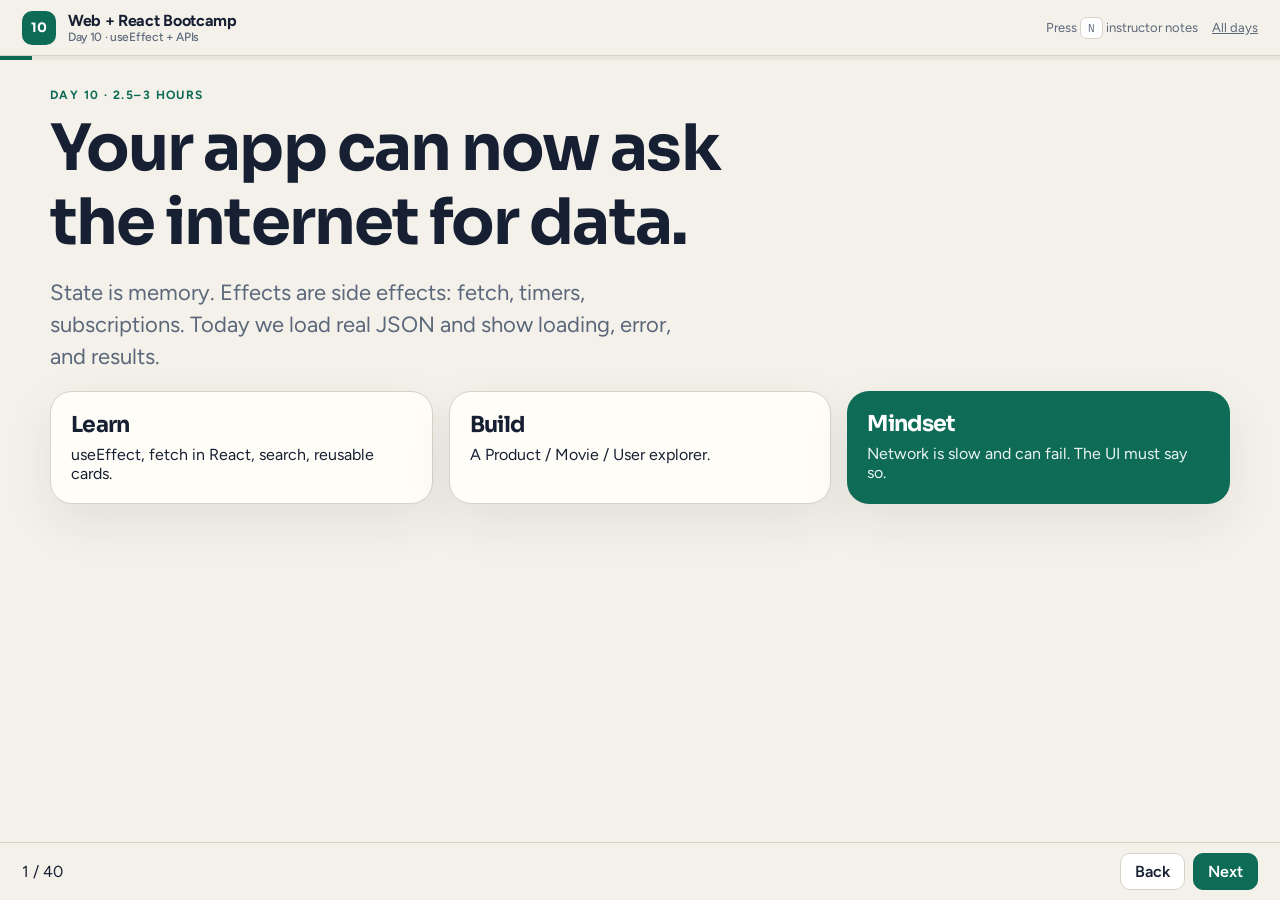
<file: day-10.html>
<!DOCTYPE html>
<html lang="en">
<head>
  <meta charset="UTF-8" />
  <meta name="viewport" content="width=device-width, initial-scale=1.0" />
  <title>Day 10 — React + API + useEffect</title>
  <link rel="preconnect" href="https://fonts.googleapis.com" />
  <link rel="preconnect" href="https://fonts.gstatic.com" crossorigin />
  <link href="https://fonts.googleapis.com/css2?family=Figtree:wght@400;500;600;700&family=IBM+Plex+Mono:wght@400;600&family=Sora:wght@600;700&display=swap" rel="stylesheet" />
  <link rel="stylesheet" href="assets/slides.css" />
</head>
<body>
<div class="deck">
  <header class="topbar">
    <div class="brand">
      <div class="brand-mark">10</div>
      <div>Web + React Bootcamp <small>Day 10 · useEffect + APIs</small></div>
    </div>
    <div class="top-meta">
      <span>Press <span class="kbd">N</span> instructor notes</span>
      <a href="index.html" style="color:inherit">All days</a>
    </div>
  </header>
  <div class="progress"><span id="bar"></span></div>
  <main class="viewport">

    <section class="slide">
      <div class="slide-inner">
        <p class="eyebrow">Day 10 · 2.5–3 hours</p>
        <h1 class="display">Your app can now ask the internet for data.</h1>
        <p class="lede">State is memory. Effects are side effects: fetch, timers, subscriptions. Today we load real JSON and show loading, error, and results.</p>
        <div class="grid grid-3 mt">
          <div class="card"><h3>Learn</h3><p>useEffect, fetch in React, search, reusable cards.</p></div>
          <div class="card"><h3>Build</h3><p>A Product / Movie / User explorer.</p></div>
          <div class="card teal"><h3>Mindset</h3><p>Network is slow and can fail. The UI must say so.</p></div>
        </div>
      </div>
      <aside class="notes"><b>Instructor:</b> Recap Day 9 Todo in 2 minutes. Ask: “Where would you put fetch if you only know useState?” Typical wrong answer: at the top of the component body. That is today’s problem.</aside>
    </section>

    <section class="slide">
      <div class="slide-inner">
        <p class="eyebrow">Where we are</p>
        <h2>From memory to the network</h2>
        <div class="flow mt">
          <div class="node">Day 9 · state</div><span class="arrow">→</span>
          <div class="node">Day 10 · effects + APIs</div><span class="arrow">→</span>
          <div class="node">Day 11 · shop</div><span class="arrow">→</span>
          <div class="node">Day 12 · ship</div>
        </div>
        <p class="callout mt">The Todo stored tasks in RAM. Products live on a server. Same UI idea: state drives the screen.</p>
      </div>
    </section>

    <section class="slide">
      <div class="slide-inner">
        <p class="eyebrow">Day 10 learning objectives</p>
        <h2>By the end of today you can…</h2>
        <div class="grid grid-2 mt">
          <div class="card">
            <ol class="clean">
              <li>Explain when to use <code>useEffect</code></li>
              <li>Fetch JSON after render, not during render</li>
              <li>Model loading, success, and error states</li>
              <li>Search and filter API data in the UI</li>
              <li>Split a list into reusable presentational components</li>
            </ol>
          </div>
          <div class="card navy">
            <h3>You will leave with</h3>
            <p>An explorer app in class + a homework app on a different public API (1–3 hours).</p>
          </div>
        </div>
      </div>
    </section>

    <section class="slide">
      <div class="slide-inner">
        <p class="eyebrow">Interactive question</p>
        <div class="q">What happens if you call <code>fetch</code> directly in the body of a function component?</div>
        <div class="grid grid-3 mt">
          <div class="card"><h3>Guess A</h3><p>It runs once, like <code>useState</code>’s initial value.</p></div>
          <div class="card"><h3>Guess B</h3><p>It runs every render — possibly an infinite loop.</p></div>
          <div class="card"><h3>Guess C</h3><p>React blocks it automatically.</p></div>
        </div>
      </div>
      <aside class="notes">Answer B. Render must be pure. Fetch is a side effect. If setState happens after fetch, you re-render and fetch again. That is why useEffect exists.</aside>
    </section>

    <section class="slide">
      <div class="slide-inner">
        <p class="eyebrow">What is it?</p>
        <h2><code>useEffect</code> runs after React paints the screen</h2>
        <p class="lede">Use it for work that talks to the outside world: APIs, <code>localStorage</code>, timers, document title.</p>
        <div class="grid grid-3 mt">
          <div class="card"><h3>Why we need it</h3><p>Rendering should be a calculation. Effects are the “and also do this.”</p></div>
          <div class="card"><h3>How it works</h3><p>You pass a function and a dependency array. React decides when to re-run it.</p></div>
          <div class="card teal"><h3>Real world</h3><p>Load products when the shop page opens.</p></div>
        </div>
      </div>
    </section>

    <section class="slide">
      <div class="slide-inner">
        <p class="eyebrow">The three dependency patterns</p>
        <h2>When does the effect run?</h2>
        <table class="compare mt">
          <tr><th>Array</th><th>Runs</th><th>Use for</th></tr>
          <tr><td><code>[]</code></td><td>Once after mount</td><td>Initial fetch</td></tr>
          <tr><td><code>[query]</code></td><td>When <code>query</code> changes</td><td>Search as you type (or on submit)</td></tr>
          <tr><td>omitted</td><td>After every render</td><td>Almost never — easy infinite loop</td></tr>
        </table>
      </div>
      <aside class="notes">Draw the timeline: render → paint → effect. Stress empty array vs missing array. Students mix these up all week.</aside>
    </section>

    <section class="slide">
      <div class="slide-inner">
        <p class="eyebrow">Simple example</p>
        <h2>Set the tab title from state</h2>
        <pre class="code mt"><span class="k">import</span> { useState, useEffect } <span class="k">from</span> <span class="s">"react"</span>;

<span class="k">function</span> <span class="t">TitleDemo</span>() {
  <span class="k">const</span> [name, setName] = useState(<span class="s">"Guest"</span>);
  useEffect(() =&gt; {
    document.title = <span class="s">"Hello, "</span> + name;
  }, [name]);
  <span class="k">return</span> &lt;<span class="k">input</span> <span class="t">value</span>={name} <span class="t">onChange</span>={e =&gt; setName(e.target.value)} /&gt;;
}</pre>
        <p class="mt muted">No network yet. Same hook. Same rules.</p>
      </div>
    </section>

    <section class="slide">
      <div class="slide-inner">
        <p class="eyebrow">Cleanup</p>
        <h2>Return a function to undo the effect</h2>
        <pre class="code mt">useEffect(() =&gt; {
  <span class="k">const</span> id = setInterval(() =&gt; console.log(<span class="s">"tick"</span>), <span class="s">1000</span>);
  <span class="k">return</span> () =&gt; clearInterval(id);
}, []);</pre>
        <p class="callout mt">For fetch, cleanup often means an <code>AbortController</code> or an <code>ignore</code> flag so a slow response does not overwrite newer data.</p>
      </div>
    </section>

    <section class="slide">
      <div class="slide-inner">
        <p class="eyebrow">What is it?</p>
        <h2>An API call in React is still just <code>fetch</code></h2>
        <p class="lede">You already did this on Day 7 in vanilla JS. The new part is where it lives and how the UI waits.</p>
        <div class="grid grid-3 mt">
          <div class="card"><h3>Why</h3><p>Products, weather, and users do not ship inside your JS bundle.</p></div>
          <div class="card"><h3>How</h3><p>Effect runs → fetch → parse JSON → <code>setItems</code>.</p></div>
          <div class="card teal"><h3>Today’s API</h3><p><code>fakestoreapi.com</code> or a movie/user public API.</p></div>
        </div>
      </div>
    </section>

    <section class="slide">
      <div class="slide-inner">
        <p class="eyebrow">Data flow</p>
        <h2>App → API → state → UI</h2>
        <div class="flow mt">
          <div class="node">Mount</div><span class="arrow">→</span>
          <div class="node">useEffect</div><span class="arrow">→</span>
          <div class="node">fetch</div><span class="arrow">→</span>
          <div class="node">setProducts</div><span class="arrow">→</span>
          <div class="node">Cards</div>
        </div>
        <p class="lede mt">The component does not “contain” products. It asks, then remembers the answer in state.</p>
      </div>
    </section>

    <section class="slide">
      <div class="slide-inner">
        <p class="eyebrow">Loading and error</p>
        <h2>Three rooms. Only one is open.</h2>
        <div class="grid grid-3 mt">
          <div class="card"><h3>Loading</h3><p><code>true</code> until the first response. Spinner or “Loading…”</p></div>
          <div class="card"><h3>Error</h3><p>Network fail or <code>!res.ok</code>. Message + Retry.</p></div>
          <div class="card teal"><h3>Success</h3><p>Array in state. Map to cards. Empty array is still success.</p></div>
        </div>
        <p class="q mt">Is an empty product list an error?</p>
        <p class="mt muted">Usually no. Show an empty state, not a red banner.</p>
      </div>
    </section>

    <section class="slide">
      <div class="slide-inner">
        <p class="eyebrow">How fetching looks</p>
        <pre class="code mt">useEffect(() =&gt; {
  <span class="k">let</span> ignore = <span class="k">false</span>;
  <span class="k">async function</span> <span class="t">load</span>() {
    setLoading(<span class="k">true</span>);
    setError(<span class="s">""</span>);
    <span class="k">try</span> {
      <span class="k">const</span> res = <span class="k">await</span> fetch(<span class="s">"https://fakestoreapi.com/products"</span>);
      <span class="k">if</span> (!res.ok) <span class="k">throw new</span> Error(<span class="s">"Request failed"</span>);
      <span class="k">const</span> data = <span class="k">await</span> res.json();
      <span class="k">if</span> (!ignore) setProducts(data);
    } <span class="k">catch</span> (err) {
      <span class="k">if</span> (!ignore) setError(err.message);
    } <span class="k">finally</span> {
      <span class="k">if</span> (!ignore) setLoading(<span class="k">false</span>);
    }
  }
  load();
  <span class="k">return</span> () =&gt; { ignore = <span class="k">true</span>; };
}, []);</pre>
      </div>
      <aside class="notes">Do not put async directly on the effect callback — React expects a cleanup function or nothing. Inner async function is the classroom pattern.</aside>
    </section>

    <section class="slide">
      <div class="slide-inner">
        <p class="eyebrow">Instructor live coding</p>
        <h2>Fetch products together</h2>
        <ol class="clean mt">
          <li>New Vite app <code>day-10-explorer</code></li>
          <li>Three pieces of state: <code>items</code>, <code>loading</code>, <code>error</code></li>
          <li>Effect with empty deps; log the JSON in the console first</li>
          <li>Then render titles in a list</li>
          <li>Add loading paragraph and error paragraph</li>
        </ol>
        <p class="callout mt">Disconnect Wi-Fi once on purpose so students see the error path.</p>
      </div>
    </section>

    <section class="slide">
      <div class="slide-inner">
        <p class="eyebrow">Displaying API data</p>
        <h2>Map JSON fields to a card, not to the whole page</h2>
        <pre class="code mt">{products.map(p =&gt; (
  &lt;<span class="t">ProductCard</span>
    <span class="t">key</span>={p.id}
    <span class="t">title</span>={p.title}
    <span class="t">price</span>={p.price}
    <span class="t">image</span>={p.image}
  /&gt;
))}</pre>
        <p class="mt">The card should not fetch. It only displays. That keeps fetch in one place.</p>
      </div>
    </section>

    <section class="slide">
      <div class="slide-inner">
        <p class="eyebrow">Reusable components</p>
        <h2>Presentational vs container</h2>
        <div class="grid grid-2 mt">
          <div class="card">
            <span class="tag">Container</span>
            <h3 class="mt">ExplorerPage</h3>
            <p>Owns fetch, loading, error, search state. Passes props down.</p>
          </div>
          <div class="card navy">
            <span class="tag">Presentational</span>
            <h3 class="mt">ProductCard, Spinner, ErrorBanner</h3>
            <p>Receive data. Emit events like <code>onRetry</code>. Easy to reuse tomorrow in the shop.</p>
          </div>
        </div>
      </div>
    </section>

    <section class="slide">
      <div class="slide-inner">
        <p class="eyebrow">Search</p>
        <h2>Two valid designs. Pick one on purpose.</h2>
        <div class="grid grid-2 mt">
          <div class="card">
            <h3>Filter locally</h3>
            <p>Fetch once. <code>items.filter</code> by title. Fast. Needs the full list.</p>
          </div>
          <div class="card">
            <h3>Search on the server</h3>
            <p>Effect depends on <code>query</code>. New request each search. Needed when the list is huge.</p>
          </div>
        </div>
        <p class="callout mt">Today: fetch all Fake Store products, then filter in memory. Tomorrow’s shop can reuse the same idea.</p>
      </div>
    </section>

    <section class="slide">
      <div class="slide-inner">
        <p class="eyebrow">Controlled search box</p>
        <pre class="code mt"><span class="k">const</span> [query, setQuery] = useState(<span class="s">""</span>);
<span class="k">const</span> visible = products.filter(p =&gt;
  p.title.toLowerCase().includes(query.toLowerCase())
);</pre>
        <p class="mt">Derived data again: do not store <code>visible</code> in state unless you have a strong reason.</p>
      </div>
    </section>

    <section class="slide">
      <div class="slide-inner">
        <p class="eyebrow">Search on submit</p>
        <h2>When the API is large, do not fetch on every keystroke</h2>
        <pre class="code mt"><span class="k">function</span> <span class="t">handleSearch</span>(e) {
  e.preventDefault();
  setSubmittedQuery(query);
}

useEffect(() =&gt; {
  <span class="c">// fetch using submittedQuery</span>
}, [submittedQuery]);</pre>
        <p class="mt">Draft text in <code>query</code>. Network in an effect that depends on the submitted value.</p>
      </div>
    </section>

    <section class="slide">
      <div class="slide-inner">
        <p class="eyebrow">Render the three rooms</p>
        <h2>Order matters: loading, then error, then data</h2>
        <pre class="code mt">{loading &amp;&amp; &lt;<span class="t">StatusMessage</span> <span class="t">kind</span>=<span class="s">"loading"</span> /&gt;}
{!loading &amp;&amp; error &amp;&amp; &lt;<span class="t">StatusMessage</span> <span class="t">kind</span>=<span class="s">"error"</span> <span class="t">onRetry</span>={retry} /&gt;}
{!loading &amp;&amp; !error &amp;&amp; (
  &lt;<span class="t">ProductGrid</span> <span class="t">items</span>={visible} /&gt;
)}</pre>
        <p class="callout mt">Do not map <code>undefined</code>. Start <code>products</code> as <code>[]</code>.</p>
      </div>
    </section>

    <section class="slide">
      <div class="slide-inner">
        <p class="eyebrow">Public APIs in the browser</p>
        <h2>CORS is a browser rule, not a React bug</h2>
        <p class="lede">If the Network tab shows a CORS error, your fetch code may be fine. The server refused the browser origin.</p>
        <div class="grid grid-2 mt">
          <div class="card"><h3>Classroom fix</h3><p>Switch to an API that allows public GET from browsers (Fake Store, JSONPlaceholder).</p></div>
          <div class="card navy"><h3>Not today</h3><p>Do not disable the browser’s security. Do not paste random CORS-proxy URLs you do not understand.</p></div>
        </div>
      </div>
      <aside class="notes">If a student’s chosen homework API fails CORS, help them pick another. This is a common Day 10 panic.</aside>
    </section>

    <section class="slide">
      <div class="slide-inner">
        <p class="eyebrow">Student practice #1 · 7 minutes</p>
        <div class="practice">
          <h2>Document title + fetch status</h2>
          <ul class="clean">
            <li>While loading, set <code>document.title</code> to “Loading…”</li>
            <li>On success, set it to “N products”</li>
            <li>What do you think will happen if the dependency array is missing? Try, then restore <code>[]</code> or <code>[products.length]</code>.</li>
          </ul>
        </div>
      </div>
    </section>

    <section class="slide">
      <div class="slide-inner">
        <p class="eyebrow">Student practice #2 · 8 minutes</p>
        <div class="practice">
          <h2>Retry button</h2>
          <p>Add <code>retryCount</code> state. Put it in the effect deps.</p>
          <ol class="clean">
            <li>Error banner includes “Try again”</li>
            <li>Clicking increments <code>retryCount</code></li>
            <li>Effect re-runs and fetches again</li>
          </ol>
        </div>
      </div>
      <aside class="notes">This teaches deps without introducing a library. Alternative: extract load() and call it from both effect and button — also fine; mention both.</aside>
    </section>

    <section class="slide">
      <div class="slide-inner">
        <p class="eyebrow">Student practice #3 · 8 minutes</p>
        <div class="practice">
          <h2>Category chips from the API</h2>
          <ul class="clean">
            <li>Fake Store: <code>/products/categories</code> or unique <code>category</code> fields</li>
            <li>Chip sets <code>category</code> state: <code>"all"</code> or a name</li>
            <li>Filter by both query and category</li>
          </ul>
        </div>
      </div>
    </section>

    <section class="slide">
      <div class="slide-inner">
        <p class="eyebrow">Student practice #4 · 5 minutes</p>
        <div class="practice">
          <h2>Empty search results</h2>
          <p>If <code>visible.length === 0</code> and you are not loading, show “No matches for …” with the current query. Do not show a spinner.</p>
        </div>
      </div>
    </section>

    <section class="slide">
      <div class="slide-inner">
        <p class="eyebrow">Common API shapes</p>
        <h2>Read the JSON before you map</h2>
        <table class="compare mt">
          <tr><th>API</th><th>Array lives at</th><th>Good for</th></tr>
          <tr><td>Fake Store</td><td>the root array</td><td>products</td></tr>
          <tr><td>JSONPlaceholder</td><td>root array of users</td><td>directory</td></tr>
          <tr><td>Many movie APIs</td><td><code>data.results</code></td><td>posters + titles</td></tr>
        </table>
        <p class="mt muted">Log once. Guessing field names wastes half a class.</p>
      </div>
    </section>

    <section class="slide">
      <div class="slide-inner">
        <p class="eyebrow">Component architecture</p>
        <h2>Name folders by job, not by accident</h2>
        <pre class="code mt">src/
  components/
    ProductCard.jsx
    SearchBar.jsx
    StatusMessage.jsx
  pages/
    ExplorerPage.jsx
  App.jsx</pre>
        <p class="callout mt">If a file both fetches and draws a 200-line card, split it before Day 11.</p>
      </div>
    </section>

    <section class="slide">
      <div class="slide-inner">
        <p class="eyebrow">Mini project</p>
        <h2>React API explorer</h2>
        <p class="lede">Pick one: Product Explorer, Movie Explorer, or User Directory. Same skills. Different JSON.</p>
        <div class="grid grid-2 mt">
          <div class="card">
            <h3>Must include</h3>
            <ul class="clean">
              <li>Fetch on mount</li>
              <li>Loading UI</li>
              <li>Error UI + retry</li>
              <li>Search</li>
              <li>Reusable card component</li>
              <li>Responsive grid (Tailwind OK)</li>
            </ul>
          </div>
          <div class="card navy">
            <h3>Folder structure</h3>
            <pre class="code" style="margin-top:10px">day-10-explorer/
  src/
    App.jsx
    components/
      Card.jsx
      SearchBar.jsx
      StatusMessage.jsx
    api.js</pre>
          </div>
        </div>
      </div>
    </section>

    <section class="slide">
      <div class="slide-inner">
        <p class="eyebrow">Optional <code>api.js</code></p>
        <h2>Keep fetch out of the JSX file if it grows</h2>
        <pre class="code mt"><span class="k">export async function</span> <span class="t">getProducts</span>() {
  <span class="k">const</span> res = <span class="k">await</span> fetch(<span class="s">"https://fakestoreapi.com/products"</span>);
  <span class="k">if</span> (!res.ok) <span class="k">throw new</span> Error(<span class="s">"Could not load products"</span>);
  <span class="k">return</span> res.json();
}</pre>
        <p class="mt">The effect then calls <code>getProducts()</code>. Easier to test and reuse on Day 11.</p>
      </div>
    </section>

    <section class="slide">
      <div class="slide-inner">
        <p class="eyebrow">Mini project steps · 1–4</p>
        <ol class="clean" style="font-size:22px">
          <li>Scaffold Vite + Tailwind (or reuse Day 8 setup).</li>
          <li>Fetch and <code>console.log</code> the payload. Find the array.</li>
          <li>Wire loading / error / success in <code>App</code> or <code>ExplorerPage</code>.</li>
          <li>Extract <code>Card</code>. Pass only the fields you display.</li>
        </ol>
      </div>
    </section>

    <section class="slide">
      <div class="slide-inner">
        <p class="eyebrow">Mini project steps · 5–8</p>
        <ol class="clean" style="font-size:22px" start="5">
          <li>Add controlled <code>SearchBar</code>.</li>
          <li>Derive the visible list. Handle zero matches.</li>
          <li>Optional category filter.</li>
          <li>Retry path. Check a slow network in DevTools.</li>
        </ol>
      </div>
    </section>

    <section class="slide">
      <div class="slide-inner">
        <p class="eyebrow">Expected result</p>
        <h2>A grid that tells the truth about the network</h2>
        <div class="hero-panel">
          <p class="small" style="opacity:.7">Loading → cards → type to filter → throttle network → error → retry</p>
          <h3 style="color:#fff;margin-top:8px">If the API is down, the app still looks intentional.</h3>
          <p class="mt">No blank white page. No uncaught red overlay as the only UI.</p>
        </div>
      </div>
    </section>

    <section class="slide">
      <div class="slide-inner">
        <p class="eyebrow">Assignment</p>
        <h2>Public API React app</h2>
        <p><span class="tag">Intermediate</span> &nbsp; Estimated time: 1–3 hours &nbsp; Difficulty: ★★☆</p>
        <p class="mt"><b>Objective:</b> Consume a public API you did not use in class. Same architecture, new data.</p>
        <div class="grid grid-2 mt">
          <div class="card">
            <h3>Requirements</h3>
            <ul class="clean">
              <li>At least one GET request in <code>useEffect</code></li>
              <li>Loading, error, empty, and success views</li>
              <li>Search or filter</li>
              <li>Reusable list item / card</li>
              <li>README with the API URL</li>
            </ul>
          </div>
          <div class="card">
            <h3>Expected features</h3>
            <ul class="clean">
              <li>No fetch during render</li>
              <li>Dependency array chosen on purpose</li>
              <li>Keys from real ids</li>
              <li>Readable error messages</li>
            </ul>
          </div>
        </div>
      </div>
    </section>

    <section class="slide">
      <div class="slide-inner">
        <p class="eyebrow">Suggested APIs (public, no secret keys in git)</p>
        <div class="grid grid-3 mt">
          <div class="card"><h3>JSONPlaceholder</h3><p>Users, posts, comments.</p></div>
          <div class="card"><h3>PokeAPI</h3><p>Names, sprites, types.</p></div>
          <div class="card"><h3>REST Countries</h3><p>Flags, population, region.</p></div>
        </div>
        <p class="mt small muted">If an API requires a key, keep it out of the repo. Day 12 covers env vars. Prefer key-free APIs tonight.</p>
      </div>
    </section>

    <section class="slide">
      <div class="slide-inner">
        <p class="eyebrow">Assignment extras</p>
        <div class="grid grid-2 mt">
          <div class="card amber">
            <h3>Bonus challenge</h3>
            <ul class="clean">
              <li>Detail view when a card is clicked (second fetch by id)</li>
              <li>Debounce search (wait 300ms before filtering or fetching)</li>
              <li>Abort in-flight requests on query change</li>
            </ul>
          </div>
          <div class="card navy">
            <h3>Submission</h3>
            <p>Folder <code>day10-api-yourname</code>. Bring it to Day 11 — we assemble a mini shop from these pieces.</p>
          </div>
        </div>
      </div>
    </section>

    <section class="slide">
      <div class="slide-inner">
        <p class="eyebrow">Recap</p>
        <h2>What we learned</h2>
        <div class="grid grid-2 mt">
          <div class="card"><h3>useEffect</h3><p>After paint. Deps decide how often.</p></div>
          <div class="card"><h3>Fetch</h3><p>Async inside the effect, not in render.</p></div>
          <div class="card"><h3>Status UI</h3><p>Loading, error, empty, success.</p></div>
          <div class="card"><h3>Architecture</h3><p>Fetch high. Cards stay dumb. Search derives.</p></div>
        </div>
      </div>
    </section>

    <section class="slide">
      <div class="slide-inner">
        <p class="eyebrow">Common mistakes to avoid tonight</p>
        <ul class="clean" style="font-size:22px">
          <li>Fetching in the component body.</li>
          <li>Missing dependency array (loop) or wrong deps (stale query).</li>
          <li>Ignoring <code>res.ok</code> and treating HTML error pages as JSON.</li>
          <li>Putting fetch inside every card.</li>
          <li>Leaving the user on a blank screen while the network thinks.</li>
        </ul>
      </div>
    </section>

    <section class="slide">
      <div class="slide-inner">
        <p class="eyebrow">Key takeaways</p>
        <ol class="clean" style="font-size:24px">
          <li>Render is pure. Effects do the messy work.</li>
          <li>Always design loading and error, not only the happy grid.</li>
          <li>Read the JSON shape before you write JSX.</li>
          <li>Reusable cards make Day 11 faster.</li>
          <li>Derived search beats a second stored list.</li>
        </ol>
      </div>
    </section>

    <section class="slide">
      <div class="slide-inner">
        <p class="eyebrow">Quick quiz</p>
        <div class="grid grid-2 mt">
          <div class="q">1. Why is an empty dependency array useful for an initial fetch?</div>
          <div class="q">2. What should you show when <code>fetch</code> rejects?</div>
          <div class="q">3. Where should the product array live — Card or Page?</div>
          <div class="q">4. Why might you abort or ignore a response?</div>
        </div>
        <p class="mt muted">Discuss in pairs for 3 minutes, then share.</p>
      </div>
      <aside class="notes">1) Run once on mount. 2) Error UI + retry. 3) Page / container. 4) Slow responses arriving out of order after the user changed search.</aside>
    </section>

    <section class="slide">
      <div class="slide-inner">
        <p class="eyebrow">Questions &amp; discussion</p>
        <h2>What still feels fuzzy?</h2>
        <div class="grid grid-3 mt">
          <div class="card"><h3>Prompt</h3><p>Explain useEffect to someone who only knows useState.</p></div>
          <div class="card"><h3>Prompt</h3><p>When is local filter better than a new request?</p></div>
          <div class="card teal"><h3>Office minutes</h3><p>CORS, HTTPS mixed content, and JSON parse errors.</p></div>
        </div>
      </div>
    </section>

    <section class="slide">
      <div class="slide-inner">
        <p class="eyebrow">Tomorrow · Day 11</p>
        <h1 class="display">Build day: a mini e-commerce product app.</h1>
        <p class="lede">Navbar, listing, cards, search, category filter, details, add to cart, cart counter, responsive Tailwind. We plan first, then assemble what you already know.</p>
        <div class="card teal mt">
          <h3>Bring to class</h3>
          <p>Your explorer components and a working fetch. We will think like developers: component trees before extra libraries.</p>
        </div>
      </div>
    </section>

  </main>
  <div class="footerbar">
    <span id="counter"></span>
    <div class="nav-btns">
      <button class="nav" id="prev">Back</button>
      <button class="nav primary" id="next">Next</button>
    </div>
  </div>
</div>
<script src="assets/slides.js"></script>
</body>
</html>
</file>
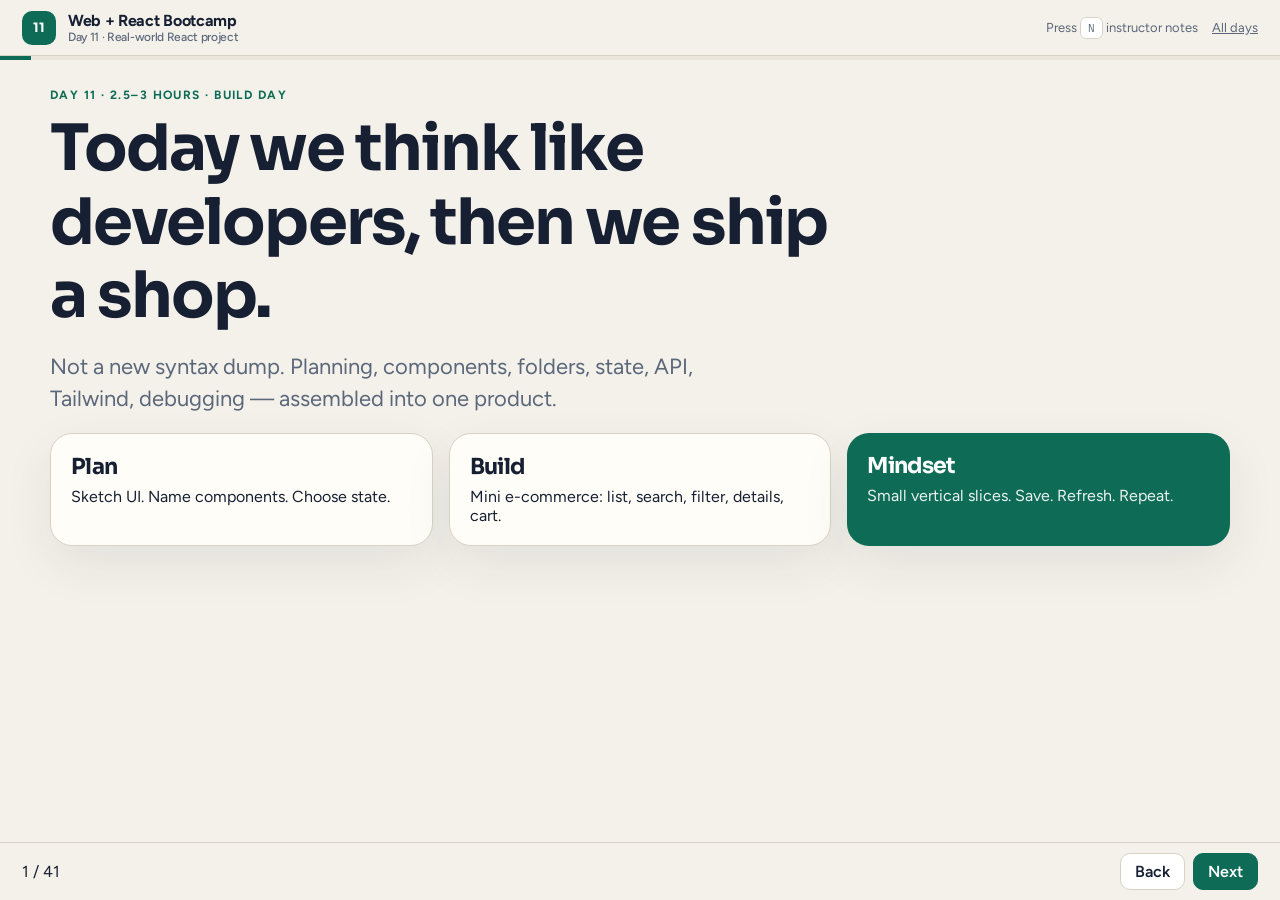
<file: day-11.html>
<!DOCTYPE html>
<html lang="en">
<head>
  <meta charset="UTF-8" />
  <meta name="viewport" content="width=device-width, initial-scale=1.0" />
  <title>Day 11 — Real-world React project</title>
  <link rel="preconnect" href="https://fonts.googleapis.com" />
  <link rel="preconnect" href="https://fonts.gstatic.com" crossorigin />
  <link href="https://fonts.googleapis.com/css2?family=Figtree:wght@400;500;600;700&family=IBM+Plex+Mono:wght@400;600&family=Sora:wght@600;700&display=swap" rel="stylesheet" />
  <link rel="stylesheet" href="assets/slides.css" />
</head>
<body>
<div class="deck">
  <header class="topbar">
    <div class="brand">
      <div class="brand-mark">11</div>
      <div>Web + React Bootcamp <small>Day 11 · Real-world React project</small></div>
    </div>
    <div class="top-meta">
      <span>Press <span class="kbd">N</span> instructor notes</span>
      <a href="index.html" style="color:inherit">All days</a>
    </div>
  </header>
  <div class="progress"><span id="bar"></span></div>
  <main class="viewport">

    <section class="slide">
      <div class="slide-inner">
        <p class="eyebrow">Day 11 · 2.5–3 hours · build day</p>
        <h1 class="display">Today we think like developers, then we ship a shop.</h1>
        <p class="lede">Not a new syntax dump. Planning, components, folders, state, API, Tailwind, debugging — assembled into one product.</p>
        <div class="grid grid-3 mt">
          <div class="card"><h3>Plan</h3><p>Sketch UI. Name components. Choose state.</p></div>
          <div class="card"><h3>Build</h3><p>Mini e-commerce: list, search, filter, details, cart.</p></div>
          <div class="card teal"><h3>Mindset</h3><p>Small vertical slices. Save. Refresh. Repeat.</p></div>
        </div>
      </div>
      <aside class="notes"><b>Instructor:</b> This is a workshop. Lecture is front-loaded (~40 min), then studio time. Pair students. Walk the room. Do not introduce Redux or a router library unless a pair is clearly done.</aside>
    </section>

    <section class="slide">
      <div class="slide-inner">
        <p class="eyebrow">Why this day exists</p>
        <h2>Tutorials hide the messy middle</h2>
        <p class="lede">Real work is: “What screens exist? What data is shared? What can wait?”</p>
        <div class="grid grid-3 mt">
          <div class="card"><h3>What</h3><p>A product catalog with a simple cart.</p></div>
          <div class="card"><h3>Why</h3><p>It uses every skill from Days 1–10 in one folder.</p></div>
          <div class="card teal"><h3>How</h3><p>Plan on paper, then code in slices — not 400 lines at once.</p></div>
        </div>
      </div>
    </section>

    <section class="slide">
      <div class="slide-inner">
        <p class="eyebrow">Day 11 learning objectives</p>
        <h2>By the end of today you can…</h2>
        <div class="grid grid-2 mt">
          <div class="card">
            <ol class="clean">
              <li>Turn a UI sketch into a component tree</li>
              <li>Choose folder structure on purpose</li>
              <li>Lift cart and product state to App</li>
              <li>Integrate an API with loading and error</li>
              <li>Make the shop usable on a phone width</li>
              <li>Debug with React DevTools and console</li>
            </ol>
          </div>
          <div class="card navy">
            <h3>You will leave with</h3>
            <p>A running mini shop. Day 12 is polish, git, deploy, and presentations.</p>
          </div>
        </div>
      </div>
    </section>

    <section class="slide">
      <div class="slide-inner">
        <p class="eyebrow">Interactive question</p>
        <div class="q">You can add to cart from the list and from the details view. Where does <code>cart</code> state live?</div>
        <div class="grid grid-3 mt">
          <div class="card"><h3>A</h3><p>Inside each ProductCard.</p></div>
          <div class="card"><h3>B</h3><p>Inside Navbar, because the badge is there.</p></div>
          <div class="card"><h3>C</h3><p>In App (or a Shop page) — shared parent.</p></div>
        </div>
      </div>
      <aside class="notes">C. Draw it. If they pick A, cart counts will disagree. If B, the list cannot add items.</aside>
    </section>

    <section class="slide">
      <div class="slide-inner">
        <p class="eyebrow">Think like a developer</p>
        <h2>Project planning before files</h2>
        <ol class="clean mt" style="font-size:22px">
          <li>Who is the user? (a shopper, 60 seconds on a phone)</li>
          <li>What must work in v1? (the feature list on the next slides)</li>
          <li>What is out of scope? (payments, auth, real inventory)</li>
          <li>What can break? (API down, empty search, huge titles)</li>
        </ol>
        <p class="callout mt">Write “out of scope” on the board. It protects the clock.</p>
      </div>
    </section>

    <section class="slide">
      <div class="slide-inner">
        <p class="eyebrow">Main project</p>
        <h2>Mini E-commerce Product App</h2>
        <p class="lede">Stack: React + JavaScript + Tailwind + a public products API (Fake Store or similar).</p>
        <div class="grid grid-3 mt">
          <div class="card"><h3>Browse</h3><p>Navbar, listing, cards, search, category filter.</p></div>
          <div class="card"><h3>Inspect</h3><p>Product details view.</p></div>
          <div class="card teal"><h3>Cart</h3><p>Add to cart + counter in the navbar.</p></div>
        </div>
      </div>
    </section>

    <section class="slide">
      <div class="slide-inner">
        <p class="eyebrow">Feature checklist</p>
        <h2>v1 is done when all of these work</h2>
        <div class="grid grid-2 mt">
          <div class="card">
            <ul class="clean">
              <li>Navbar with store name + cart count</li>
              <li>Product listing from API</li>
              <li>Product cards (image, title, price)</li>
              <li>Search by title</li>
              <li>Category filter</li>
            </ul>
          </div>
          <div class="card">
            <ul class="clean">
              <li>Details (description, extra info)</li>
              <li>Add to cart from list and/or details</li>
              <li>Cart counter updates</li>
              <li>Loading + error + empty search</li>
              <li>Responsive layout</li>
            </ul>
          </div>
        </div>
      </div>
    </section>

    <section class="slide">
      <div class="slide-inner">
        <p class="eyebrow">Breaking UI into components</p>
        <h2>Name boxes on a paper sketch first</h2>
        <div class="hero-panel">
          <p class="small" style="opacity:.7">If you cannot name it, you are not ready to code it</p>
          <h3 style="color:#fff;margin-top:8px">Navbar · SearchBar · CategoryFilter · ProductGrid · ProductCard · ProductDetails · CartBadge</h3>
          <p class="mt">One job per component. Details can be a panel, a second “page” state, or a simple route if you already know the router.</p>
        </div>
      </div>
    </section>

    <section class="slide">
      <div class="slide-inner">
        <p class="eyebrow">Component tree</p>
        <h2>App is the conductor</h2>
        <pre class="code mt">App
├─ Navbar
│  └─ CartBadge
├─ SearchBar
├─ CategoryFilter
├─ StatusMessage
├─ ProductGrid
│  └─ ProductCard (many)
└─ ProductDetails (when selectedId is set)</pre>
        <p class="mt muted">No router required. <code>selectedId</code> null means “show the grid.”</p>
      </div>
      <aside class="notes">Optional: if a pair already used React Router on homework, allow <code>/product/:id</code>. Do not teach the whole router to the room today.</aside>
    </section>

    <section class="slide">
      <div class="slide-inner">
        <p class="eyebrow">Data flow</p>
        <h2>State → React → UI</h2>
        <div class="flow mt">
          <div class="node">products</div><span class="arrow">→</span>
          <div class="node">query / category</div><span class="arrow">→</span>
          <div class="node">derived list</div><span class="arrow">→</span>
          <div class="node">ProductGrid</div>
        </div>
        <p class="lede mt">Cart is separate state. Adding an item does not refetch the catalog.</p>
      </div>
    </section>

    <section class="slide">
      <div class="slide-inner">
        <p class="eyebrow">Data flow</p>
        <h2>App → API → UI</h2>
        <div class="flow mt">
          <div class="node">Mount App</div><span class="arrow">→</span>
          <div class="node">useEffect fetch</div><span class="arrow">→</span>
          <div class="node">setProducts</div><span class="arrow">→</span>
          <div class="node">cards appear</div>
        </div>
        <p class="callout mt">Same Day 10 pattern. Copy <code>api.js</code> if you already wrote it. Do not invent a new fetch style.</p>
      </div>
    </section>

    <section class="slide">
      <div class="slide-inner">
        <p class="eyebrow">State inventory</p>
        <h2>List every piece of memory before coding</h2>
        <table class="compare mt">
          <tr><th>State</th><th>Type</th><th>Owner</th></tr>
          <tr><td>products</td><td>array</td><td>App</td></tr>
          <tr><td>loading / error</td><td>boolean / string</td><td>App</td></tr>
          <tr><td>query, category</td><td>string</td><td>App</td></tr>
          <tr><td>selectedId</td><td>number | null</td><td>App</td></tr>
          <tr><td>cart</td><td>array of {id, qty}</td><td>App</td></tr>
        </table>
      </div>
    </section>

    <section class="slide">
      <div class="slide-inner">
        <p class="eyebrow">Props</p>
        <h2>Children stay useful because they stay small</h2>
        <pre class="code mt">&lt;<span class="t">ProductCard</span>
  <span class="t">product</span>={p}
  <span class="t">onAdd</span>={() =&gt; addToCart(p)}
  <span class="t">onOpen</span>={() =&gt; setSelectedId(p.id)}
/&gt;</pre>
        <p class="mt">The card does not import <code>fetch</code>. The badge does not store the cart array — it receives <code>count</code>.</p>
      </div>
    </section>

    <section class="slide">
      <div class="slide-inner">
        <p class="eyebrow">Folder structure</p>
        <h2>A shop folder that a teammate can open</h2>
        <pre class="code mt">day-11-shop/
  src/
    api/
      products.js
    components/
      Navbar.jsx
      SearchBar.jsx
      CategoryFilter.jsx
      ProductCard.jsx
      ProductGrid.jsx
      ProductDetails.jsx
      StatusMessage.jsx
    App.jsx
    index.css</pre>
      </div>
    </section>

    <section class="slide">
      <div class="slide-inner">
        <p class="eyebrow">Reusable components</p>
        <h2>If you paste JSX twice, extract it</h2>
        <div class="grid grid-3 mt">
          <div class="card"><h3>StatusMessage</h3><p>Loading, error, empty — one component, different props.</p></div>
          <div class="card"><h3>ProductCard</h3><p>Grid and “related” later can share it.</p></div>
          <div class="card teal"><h3>Button styles</h3><p>Tailwind classes on a small <code>Button</code> beat five slightly different teal buttons.</p></div>
        </div>
      </div>
    </section>

    <section class="slide">
      <div class="slide-inner">
        <p class="eyebrow">API integration</p>
        <h2>Fake Store is enough for v1</h2>
        <pre class="code mt"><span class="c">// src/api/products.js</span>
<span class="k">const</span> BASE = <span class="s">"https://fakestoreapi.com"</span>;

<span class="k">export async function</span> <span class="t">fetchProducts</span>() {
  <span class="k">const</span> res = <span class="k">await</span> fetch(BASE + <span class="s">"/products"</span>);
  <span class="k">if</span> (!res.ok) <span class="k">throw new</span> Error(<span class="s">"Could not load catalog"</span>);
  <span class="k">return</span> res.json();
}</pre>
        <p class="mt muted">Optional: <code>/products/:id</code> for details, or filter the already-loaded array by id.</p>
      </div>
    </section>

    <section class="slide">
      <div class="slide-inner">
        <p class="eyebrow">Loading and error in a shop</p>
        <h2>Shoppers should never see a white void</h2>
        <div class="grid grid-3 mt">
          <div class="card"><h3>Skeleton / text</h3><p>“Loading catalog…” is enough for class.</p></div>
          <div class="card"><h3>Retry</h3><p>Same Day 10 retry pattern.</p></div>
          <div class="card teal"><h3>Details miss</h3><p>If id is unknown, “Product not found” + back to grid.</p></div>
        </div>
      </div>
    </section>

    <section class="slide">
      <div class="slide-inner">
        <p class="eyebrow">Add to cart</p>
        <h2>Update by id. Do not duplicate lines blindly.</h2>
        <pre class="code mt"><span class="k">function</span> <span class="t">addToCart</span>(product) {
  setCart(prev =&gt; {
    <span class="k">const</span> found = prev.find(i =&gt; i.id === product.id);
    <span class="k">if</span> (found) {
      <span class="k">return</span> prev.map(i =&gt; i.id === product.id ? { ...i, qty: i.qty + <span class="s">1</span> } : i);
    }
    <span class="k">return</span> [...prev, { id: product.id, title: product.title, qty: <span class="s">1</span> }];
  });
}

<span class="k">const</span> cartCount = cart.reduce((n, i) =&gt; n + i.qty, <span class="s">0</span>);</pre>
      </div>
      <aside class="notes">Cart drawer / full page is bonus. v1 is counter + optional simple list under the nav. Quantity increment is the teaching point.</aside>
    </section>

    <section class="slide">
      <div class="slide-inner">
        <p class="eyebrow">Tailwind on a build day</p>
        <h2>Utilities you will actually need</h2>
        <div class="grid grid-4 mt">
          <div class="card"><h3>Layout</h3><p><code>flex</code> <code>grid</code> <code>gap-4</code></p></div>
          <div class="card"><h3>Responsive</h3><p><code>grid-cols-1 md:grid-cols-3</code></p></div>
          <div class="card"><h3>Nav</h3><p><code>sticky top-0</code> <code>justify-between</code></p></div>
          <div class="card teal"><h3>Card</h3><p><code>rounded-xl shadow p-4</code></p></div>
        </div>
        <p class="callout mt">Do not restyle for an hour. Make it usable, then pretty.</p>
      </div>
    </section>

    <section class="slide">
      <div class="slide-inner">
        <p class="eyebrow">Responsive UI</p>
        <h2>Phone first, then add columns</h2>
        <ul class="clean mt" style="font-size:22px">
          <li>One column of cards on small screens.</li>
          <li>Nav stacks or compresses; cart badge stays visible.</li>
          <li>Details: image on top, text below; side-by-side from <code>md:</code>.</li>
          <li>Search and filters should not overflow horizontally.</li>
        </ul>
      </div>
    </section>

    <section class="slide">
      <div class="slide-inner">
        <p class="eyebrow">Code organization</p>
        <h2>Helpers stay out of giant App files</h2>
        <div class="grid grid-2 mt">
          <div class="card"><h3>filterProducts(products, query, category)</h3><p>Pure function. Easy to reason about. No hooks inside.</p></div>
          <div class="card navy"><h3>formatPrice(n)</h3><p><code>$</code> + two decimals. Use it on cards and details.</p></div>
        </div>
      </div>
    </section>

    <section class="slide">
      <div class="slide-inner">
        <p class="eyebrow">Debugging</p>
        <h2>A short loop when something is “blank”</h2>
        <ol class="clean mt" style="font-size:22px">
          <li>Console: did fetch return an array?</li>
          <li>React DevTools: is state what you think?</li>
          <li>Network tab: 200 vs CORS vs 404</li>
          <li>Conditional UI: are you stuck on loading?</li>
          <li>Keys and map: is the array empty after filter?</li>
        </ol>
      </div>
      <aside class="notes">Demo DevTools Components panel on a half-built shop. Show cartCount derived vs stored incorrectly.</aside>
    </section>

    <section class="slide">
      <div class="slide-inner">
        <p class="eyebrow">Common React mistakes on project day</p>
        <div class="grid grid-2 mt">
          <div class="card"><h3>Fetch in render</h3><p>Loops. Put it in <code>useEffect</code>.</p></div>
          <div class="card"><h3>Mutating cart</h3><p><code>cart.push</code> will haunt you. Spread.</p></div>
          <div class="card"><h3>Index keys</h3><p>Fine for a static demo; painful when the grid filters.</p></div>
          <div class="card"><h3>Prop drilling panic</h3><p>For this size, passing props is OK. No context library required.</p></div>
        </div>
      </div>
    </section>

    <section class="slide">
      <div class="slide-inner">
        <p class="eyebrow">Instructor live coding</p>
        <h2>Slice 1 — skeleton + fetch</h2>
        <ol class="clean mt">
          <li>Vite + Tailwind project <code>day-11-shop</code></li>
          <li>Navbar with a fake count of 0</li>
          <li><code>fetchProducts</code> + loading/error</li>
          <li>Map titles to prove data arrived</li>
        </ol>
        <p class="callout mt">Stop and let the room catch up. Do not jump to cart yet.</p>
      </div>
    </section>

    <section class="slide">
      <div class="slide-inner">
        <p class="eyebrow">Build steps · 1–3</p>
        <h2>Foundation</h2>
        <ol class="clean mt" style="font-size:22px">
          <li>Create the folder tree. Empty components that return a name in a <code>div</code>.</li>
          <li>Wire Tailwind. Confirm a utility class shows in the browser.</li>
          <li>Implement <code>api/products.js</code> and mount fetch in <code>App</code>.</li>
        </ol>
      </div>
    </section>

    <section class="slide">
      <div class="slide-inner">
        <p class="eyebrow">Build steps · 4–6</p>
        <h2>Catalog UI</h2>
        <ol class="clean mt" style="font-size:22px" start="4">
          <li>Build <code>ProductCard</code> with image, title, price, Add, View.</li>
          <li>Build <code>ProductGrid</code> responsive columns.</li>
          <li>Connect <code>StatusMessage</code> for loading, error, empty.</li>
        </ol>
      </div>
    </section>

    <section class="slide">
      <div class="slide-inner">
        <p class="eyebrow">Build steps · 7–9</p>
        <h2>Find products</h2>
        <ol class="clean mt" style="font-size:22px" start="7">
          <li>Controlled <code>SearchBar</code>. Derive visible list.</li>
          <li>Category chips from unique <code>product.category</code> values.</li>
          <li>Combine filters in <code>filterProducts</code>.</li>
        </ol>
      </div>
    </section>

    <section class="slide">
      <div class="slide-inner">
        <p class="eyebrow">Build steps · 10–12</p>
        <h2>Details + cart</h2>
        <ol class="clean mt" style="font-size:22px" start="10">
          <li><code>selectedId</code>: hide grid, show <code>ProductDetails</code>, Back button.</li>
          <li><code>addToCart</code> with quantity merge. Badge shows <code>cartCount</code>.</li>
          <li>Optional: simple cart list (title × qty). Responsive pass on a phone width.</li>
        </ol>
      </div>
    </section>

    <section class="slide">
      <div class="slide-inner">
        <p class="eyebrow">Student practice #1 · 10 minutes</p>
        <div class="practice">
          <h2>Paper component tree</h2>
          <p>Before more code: sketch the shop. Label each box. Draw arrows for cart count and selected product. Compare with a neighbor. Then match your folders to the sketch.</p>
        </div>
      </div>
    </section>

    <section class="slide">
      <div class="slide-inner">
        <p class="eyebrow">Student practice #2 · 8 minutes</p>
        <div class="practice">
          <h2>Filter function in isolation</h2>
          <p>In the console or a tiny test file, run <code>filterProducts</code> on a fake array of 3 products. Prove search and category before wiring JSX.</p>
        </div>
      </div>
    </section>

    <section class="slide">
      <div class="slide-inner">
        <p class="eyebrow">Student practice #3 · 8 minutes</p>
        <div class="practice">
          <h2>Cart merge</h2>
          <p>Start with <code>cart = []</code>. Call <code>addToCart</code> twice for the same id. You should see <code>qty: 2</code>, not two rows. Then add a different id.</p>
        </div>
      </div>
    </section>

    <section class="slide">
      <div class="slide-inner">
        <p class="eyebrow">Student practice #4 · 6 minutes</p>
        <div class="practice">
          <h2>Responsive check</h2>
          <p>DevTools device mode: 375px width. Fix overflow, tiny tap targets, and images that blow the layout. Navbar badge must remain visible.</p>
        </div>
      </div>
    </section>

    <section class="slide">
      <div class="slide-inner">
        <p class="eyebrow">Expected result</p>
        <h2>A shop a classmate can use silently</h2>
        <div class="hero-panel">
          <p class="small" style="opacity:.7">Browse → search → filter → details → add → badge increments</p>
          <h3 style="color:#fff;margin-top:8px">If the API fails, Retry is obvious. If search misses, the empty state is obvious.</h3>
          <p class="mt">Checkout and login are out of scope. That is discipline, not a missing feature.</p>
        </div>
      </div>
    </section>

    <section class="slide">
      <div class="slide-inner">
        <p class="eyebrow">Assignment</p>
        <h2>Shop polish for tomorrow’s review</h2>
        <p><span class="tag">Build</span> &nbsp; Estimated time: 1–3 hours &nbsp; Difficulty: ★★★</p>
        <p class="mt"><b>Objective:</b> Finish any incomplete v1 features and add one improvement you can explain.</p>
        <div class="grid grid-2 mt">
          <div class="card">
            <h3>Requirements</h3>
            <ul class="clean">
              <li>All v1 features working</li>
              <li>README: how to run, API used, your extra feature</li>
              <li>No secrets in the project</li>
              <li>Components in separate files</li>
            </ul>
          </div>
          <div class="card">
            <h3>Expected features</h3>
            <ul class="clean">
              <li>Loading / error / empty</li>
              <li>Cart count matches items</li>
              <li>Usable at 375px width</li>
              <li>You can demo in 3 minutes</li>
            </ul>
          </div>
        </div>
      </div>
    </section>

    <section class="slide">
      <div class="slide-inner">
        <p class="eyebrow">Assignment extras</p>
        <div class="grid grid-2 mt">
          <div class="card amber">
            <h3>Bonus challenge</h3>
            <ul class="clean">
              <li>Remove from cart / change quantity</li>
              <li>Persist cart in <code>localStorage</code></li>
              <li>Sort by price</li>
            </ul>
          </div>
          <div class="card navy">
            <h3>Submission</h3>
            <p>Folder <code>day11-shop-yourname</code>. Day 12: review, git, deploy, and a short presentation. Bring a laptop that can run <code>npm run dev</code>.</p>
          </div>
        </div>
      </div>
    </section>

    <section class="slide">
      <div class="slide-inner">
        <p class="eyebrow">Recap</p>
        <h2>What we practiced</h2>
        <div class="grid grid-2 mt">
          <div class="card"><h3>Plan</h3><p>Scope, tree, state list — then files.</p></div>
          <div class="card"><h3>Compose</h3><p>Reusable cards, filters, status UI.</p></div>
          <div class="card"><h3>Connect</h3><p>API in, cart events up, UI out.</p></div>
          <div class="card"><h3>Ship a slice</h3><p>Working beats perfect checkout.</p></div>
        </div>
      </div>
    </section>

    <section class="slide">
      <div class="slide-inner">
        <p class="eyebrow">Common mistakes to avoid tonight</p>
        <ul class="clean" style="font-size:22px">
          <li>Building the cart before the catalog loads.</li>
          <li>Copy-pasting 4 slightly different cards.</li>
          <li>Storing filtered products instead of deriving them.</li>
          <li>Ignoring mobile until “later.”</li>
          <li>Scope creep: payments, admin, five extra pages.</li>
        </ul>
      </div>
    </section>

    <section class="slide">
      <div class="slide-inner">
        <p class="eyebrow">Key takeaways</p>
        <ol class="clean" style="font-size:24px">
          <li>Developers plan components and state before they type.</li>
          <li>App owns shared data. Children emit events.</li>
          <li>API failures are a UI feature.</li>
          <li>Tailwind is speed — after the structure works.</li>
          <li>v1 is a checklist, not a dream.</li>
        </ol>
      </div>
    </section>

    <section class="slide">
      <div class="slide-inner">
        <p class="eyebrow">Quick quiz</p>
        <div class="grid grid-2 mt">
          <div class="q">1. Why does cart state live in App?</div>
          <div class="q">2. How do you avoid duplicate cart rows?</div>
          <div class="q">3. Name two presentational components in the shop.</div>
          <div class="q">4. What is out of scope for this mini shop?</div>
        </div>
        <p class="mt muted">Discuss in pairs for 3 minutes, then share.</p>
      </div>
      <aside class="notes">1) Shared by nav, list, details. 2) Merge qty by id. 3) Card, Badge, SearchBar… 4) Payments, auth, real stock.</aside>
    </section>

    <section class="slide">
      <div class="slide-inner">
        <p class="eyebrow">Questions &amp; discussion</p>
        <h2>Studio time remaining</h2>
        <div class="grid grid-3 mt">
          <div class="card"><h3>Prompt</h3><p>What will you cut if you have 20 minutes left?</p></div>
          <div class="card"><h3>Prompt</h3><p>Which bug did React DevTools catch?</p></div>
          <div class="card teal"><h3>Office minutes</h3><p>Stay for cart merge and filter bugs.</p></div>
        </div>
      </div>
    </section>

    <section class="slide">
      <div class="slide-inner">
        <p class="eyebrow">Tomorrow · Day 12</p>
        <h1 class="display">Review, refactor, git, deploy, present, roadmap.</h1>
        <p class="lede">We finish like a team: clean up, put the project on GitHub, deploy a React build, and talk about what to learn after this bootcamp.</p>
        <div class="card teal mt">
          <h3>Bring to class</h3>
          <p>A demo-able shop (or your chosen final project). You will present for a few minutes.</p>
        </div>
      </div>
    </section>

  </main>
  <div class="footerbar">
    <span id="counter"></span>
    <div class="nav-btns">
      <button class="nav" id="prev">Back</button>
      <button class="nav primary" id="next">Next</button>
    </div>
  </div>
</div>
<script src="assets/slides.js"></script>
</body>
</html>
</file>
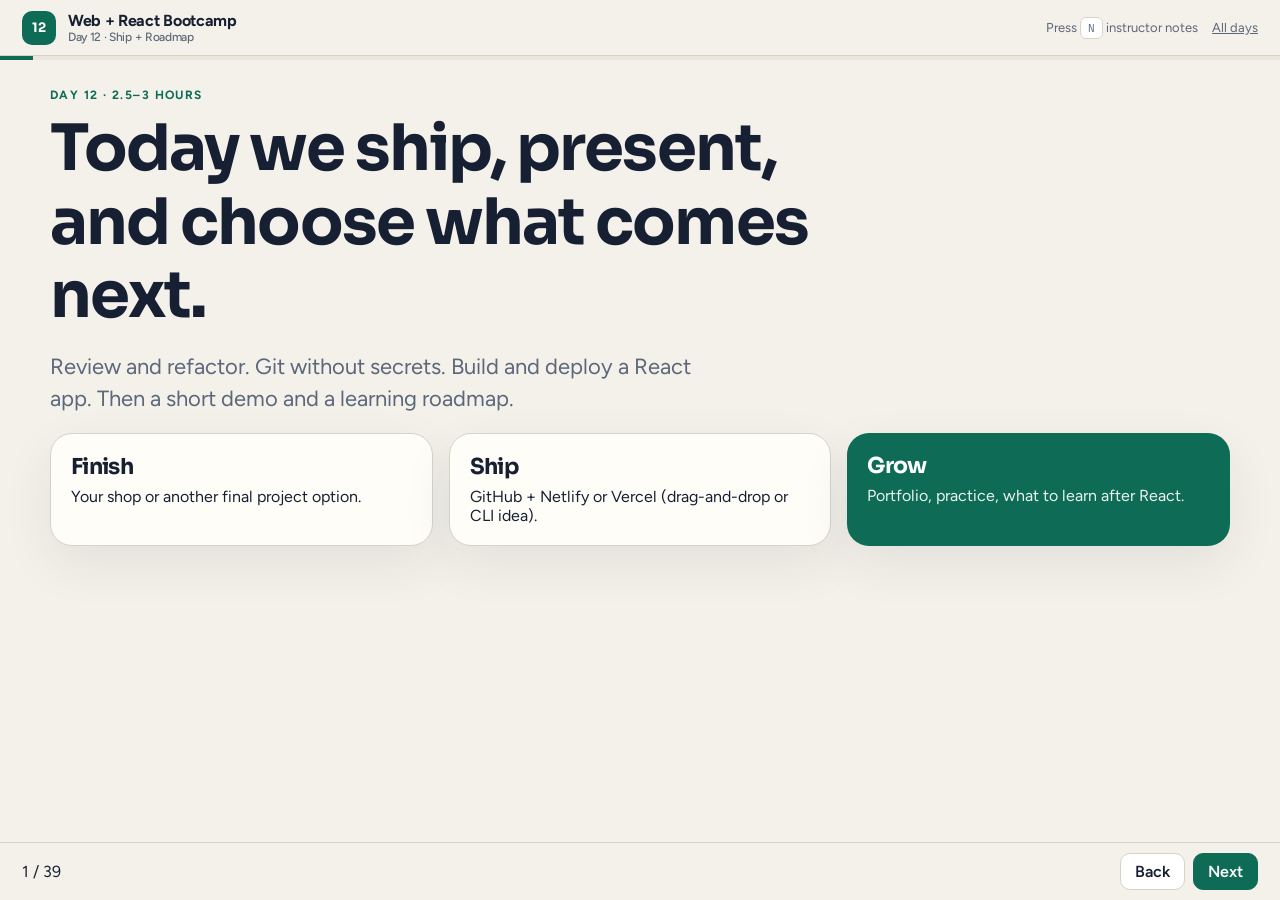
<file: day-12.html>
<!DOCTYPE html>
<html lang="en">
<head>
  <meta charset="UTF-8" />
  <meta name="viewport" content="width=device-width, initial-scale=1.0" />
  <title>Day 12 — Final project + Deploy + Roadmap</title>
  <link rel="preconnect" href="https://fonts.googleapis.com" />
  <link rel="preconnect" href="https://fonts.gstatic.com" crossorigin />
  <link href="https://fonts.googleapis.com/css2?family=Figtree:wght@400;500;600;700&family=IBM+Plex+Mono:wght@400;600&family=Sora:wght@600;700&display=swap" rel="stylesheet" />
  <link rel="stylesheet" href="assets/slides.css" />
</head>
<body>
<div class="deck">
  <header class="topbar">
    <div class="brand">
      <div class="brand-mark">12</div>
      <div>Web + React Bootcamp <small>Day 12 · Ship + Roadmap</small></div>
    </div>
    <div class="top-meta">
      <span>Press <span class="kbd">N</span> instructor notes</span>
      <a href="index.html" style="color:inherit">All days</a>
    </div>
  </header>
  <div class="progress"><span id="bar"></span></div>
  <main class="viewport">

    <section class="slide">
      <div class="slide-inner">
        <p class="eyebrow">Day 12 · 2.5–3 hours</p>
        <h1 class="display">Today we ship, present, and choose what comes next.</h1>
        <p class="lede">Review and refactor. Git without secrets. Build and deploy a React app. Then a short demo and a learning roadmap.</p>
        <div class="grid grid-3 mt">
          <div class="card"><h3>Finish</h3><p>Your shop or another final project option.</p></div>
          <div class="card"><h3>Ship</h3><p>GitHub + Netlify or Vercel (drag-and-drop or CLI idea).</p></div>
          <div class="card teal"><h3>Grow</h3><p>Portfolio, practice, what to learn after React.</p></div>
        </div>
      </div>
      <aside class="notes"><b>Instructor:</b> Split the room: 40 min polish, 30 min git/deploy demo on the projector, remaining time presentations (3 min + 2 min feedback). Have a USB / hotspot plan for weak wifi.</aside>
    </section>

    <section class="slide">
      <div class="slide-inner">
        <p class="eyebrow">The 12-day arc</p>
        <h2>You did not skip to React. You earned it.</h2>
        <div class="flow mt">
          <div class="node">HTML</div><span class="arrow">→</span>
          <div class="node">CSS</div><span class="arrow">→</span>
          <div class="node">JS</div><span class="arrow">→</span>
          <div class="node">API</div><span class="arrow">→</span>
          <div class="node">React</div><span class="arrow">→</span>
          <div class="node">Shop</div><span class="arrow">→</span>
          <div class="node">Live URL</div>
        </div>
        <p class="callout mt">A public URL is a better souvenir than a zip file on the desktop.</p>
      </div>
    </section>

    <section class="slide">
      <div class="slide-inner">
        <p class="eyebrow">Day 12 learning objectives</p>
        <h2>By the end of today you can…</h2>
        <div class="grid grid-2 mt">
          <div class="card">
            <ol class="clean">
              <li>Review and refactor a React project with a checklist</li>
              <li>Explain git init, add, commit, push at a high level</li>
              <li>Describe <code>npm run build</code> and static hosting</li>
              <li>Deploy a frontend without putting secrets in git</li>
              <li>Present your work in 3 minutes</li>
              <li>Name a 30-day learning plan after class</li>
            </ol>
          </div>
          <div class="card navy">
            <h3>You will leave with</h3>
            <p>A presented project, a repo (if network allows), a live link, and a written next-step plan.</p>
          </div>
        </div>
      </div>
    </section>

    <section class="slide">
      <div class="slide-inner">
        <p class="eyebrow">Interactive question</p>
        <div class="q">What is the difference between <code>npm run dev</code> and <code>npm run build</code>?</div>
        <div class="grid grid-3 mt">
          <div class="card"><h3>A</h3><p>They are the same. Build is a nickname.</p></div>
          <div class="card"><h3>B</h3><p>Dev is a local server with hot reload. Build outputs static files for hosting.</p></div>
          <div class="card"><h3>C</h3><p>Build uploads the app to GitHub automatically.</p></div>
        </div>
      </div>
      <aside class="notes">B. C is a common mix-up with CI. GitHub stores source; Netlify/Vercel (or Pages) can host the build.</aside>
    </section>

    <section class="slide">
      <div class="slide-inner">
        <p class="eyebrow">Final project options</p>
        <h2>Complete and present one React app</h2>
        <p class="lede">The Day 11 shop is the default. You may present a sibling project if it is yours and demo-able.</p>
        <div class="grid grid-4 mt">
          <div class="card"><h3>E-commerce</h3><p>Catalog + cart.</p></div>
          <div class="card"><h3>Expense tracker</h3><p>Add, total, filter.</p></div>
          <div class="card"><h3>Task app</h3><p>Todo Plus quality.</p></div>
          <div class="card"><h3>Movie explorer</h3><p>Search + details.</p></div>
        </div>
      </div>
    </section>

    <section class="slide">
      <div class="slide-inner">
        <p class="eyebrow">More options</p>
        <div class="grid grid-4 mt">
          <div class="card"><h3>Recipe app</h3><p>Search meals, show ingredients.</p></div>
          <div class="card"><h3>Student manager</h3><p>List, add, filter by class.</p></div>
          <div class="card"><h3>Job board</h3><p>Listings + search.</p></div>
          <div class="card teal"><h3>Course platform</h3><p>Course cards + detail.</p></div>
        </div>
        <p class="mt muted">Same bar: components, state, clear UI, README, no copied black-box templates.</p>
      </div>
    </section>

    <section class="slide">
      <div class="slide-inner">
        <p class="eyebrow">Project review</p>
        <h2>Read your app like a teammate, not like its author</h2>
        <ol class="clean mt" style="font-size:22px">
          <li>Can a new person run it from the README?</li>
          <li>Do component names match the UI?</li>
          <li>Is there one source of truth for each piece of state?</li>
          <li>Are loading and error visible?</li>
          <li>Does 375px width still work?</li>
        </ol>
      </div>
    </section>

    <section class="slide">
      <div class="slide-inner">
        <p class="eyebrow">What is it?</p>
        <h2>Refactoring is improving code without changing what it does</h2>
        <p class="lede">Rename, extract, delete duplication. The shopper still adds to cart. You can still explain every file.</p>
        <div class="grid grid-3 mt">
          <div class="card"><h3>Why</h3><p>Presentation day is when messy App.jsx fights you on stage.</p></div>
          <div class="card"><h3>How</h3><p>One change, then run the app. Repeat.</p></div>
          <div class="card teal"><h3>Real world</h3><p>Teams refactor before adding the next feature.</p></div>
        </div>
      </div>
    </section>

    <section class="slide">
      <div class="slide-inner">
        <p class="eyebrow">Safe refactors today</p>
        <ul class="clean mt" style="font-size:22px">
          <li>Extract a 80-line card into <code>ProductCard.jsx</code>.</li>
          <li>Move fetch into <code>api/</code>.</li>
          <li>Rename <code>data</code> to <code>products</code>.</li>
          <li>Delete unused imports and commented-out experiments.</li>
          <li>Do not rewrite in TypeScript an hour before you present.</li>
        </ul>
      </div>
    </section>

    <section class="slide">
      <div class="slide-inner">
        <p class="eyebrow">Debugging on ship day</p>
        <h2>Blank deploy vs blank localhost</h2>
        <div class="grid grid-2 mt">
          <div class="card"><h3>Local only</h3><p>Wrong folder, crashed Vite, API blocked, React error overlay.</p></div>
          <div class="card navy"><h3>Live only</h3><p>Wrong build folder, SPA refresh 404, mixed HTTP API, missing env.</p></div>
        </div>
        <p class="callout mt">Always reproduce locally with a production build: <code>npm run build</code> then preview.</p>
      </div>
    </section>

    <section class="slide">
      <div class="slide-inner">
        <p class="eyebrow">What is it?</p>
        <h2>Git is a history of your project. GitHub is a remote copy.</h2>
        <p class="lede">You snapshot working moments. You can go back. You can share without emailing zip files.</p>
        <div class="grid grid-3 mt">
          <div class="card"><h3>Why</h3><p>Jobs, teams, and your future self all read history.</p></div>
          <div class="card"><h3>How</h3><p>Init → add → commit → remote repo → push.</p></div>
          <div class="card teal"><h3>Classroom rule</h3><p>Never commit passwords, API keys, or <code>.env</code> with secrets.</p></div>
        </div>
      </div>
      <aside class="notes">High level only. Do not deep-dive rebase. If someone has never installed git, pair them. Demo GitHub.com new repo UI.</aside>
    </section>

    <section class="slide">
      <div class="slide-inner">
        <p class="eyebrow">The four verbs</p>
        <table class="compare mt">
          <tr><th>Command</th><th>Meaning</th></tr>
          <tr><td><code>git init</code></td><td>Start history in this folder</td></tr>
          <tr><td><code>git add .</code></td><td>Stage files (respect <code>.gitignore</code>)</td></tr>
          <tr><td><code>git commit -m "…"</code></td><td>Save a snapshot with a message</td></tr>
          <tr><td><code>git push</code></td><td>Send commits to GitHub</td></tr>
        </table>
        <p class="mt muted">A “repo” is that folder with history — local, remote, or both.</p>
      </div>
    </section>

    <section class="slide">
      <div class="slide-inner">
        <p class="eyebrow">What belongs in git</p>
        <div class="grid grid-2 mt">
          <div class="card">
            <h3>Commit these</h3>
            <p>Source, <code>package.json</code>, README, public assets, <code>.gitignore</code>.</p>
          </div>
          <div class="card amber">
            <h3>Never commit these</h3>
            <p><code>node_modules</code>, <code>dist</code> (usually), <code>.env</code> with keys, personal tokens, private student data.</p>
          </div>
        </div>
        <pre class="code mt"><span class="c"># .gitignore</span>
node_modules
dist
.env
.env.local</pre>
      </div>
    </section>

    <section class="slide">
      <div class="slide-inner">
        <p class="eyebrow">Instructor live coding</p>
        <h2>From folder to GitHub (happy path)</h2>
        <ol class="clean mt">
          <li>Confirm <code>.gitignore</code> exists</li>
          <li><code>git init</code></li>
          <li><code>git add .</code> then <code>git status</code> — scan for secrets</li>
          <li><code>git commit -m "Add shop v1"</code></li>
          <li>Create empty GitHub repo → follow the shown <code>remote add</code> + <code>push</code></li>
        </ol>
        <p class="callout mt">If auth fails, screenshot the error and continue the deploy with a zip. Do not leak tokens in chat.</p>
      </div>
    </section>

    <section class="slide">
      <div class="slide-inner">
        <p class="eyebrow">Build process</p>
        <h2>Vite turns React into files a browser understands</h2>
        <div class="flow mt">
          <div class="node">JSX + CSS</div><span class="arrow">→</span>
          <div class="node">npm run build</div><span class="arrow">→</span>
          <div class="node">dist/</div><span class="arrow">→</span>
          <div class="node">Static host</div>
        </div>
        <p class="lede mt">The host does not run <code>useState</code> on a server. It serves HTML, JS, and CSS. React runs in the visitor’s browser.</p>
      </div>
    </section>

    <section class="slide">
      <div class="slide-inner">
        <p class="eyebrow">Deployment concepts</p>
        <h2>Hosting is “put dist on a public URL”</h2>
        <div class="grid grid-3 mt">
          <div class="card"><h3>What</h3><p>A company serves your static files over HTTPS.</p></div>
          <div class="card"><h3>Why</h3><p>Classmates and employers can open the app without cloning.</p></div>
          <div class="card teal"><h3>How</h3><p>Drag the <code>dist</code> folder, or connect the GitHub repo so every push rebuilds.</p></div>
        </div>
      </div>
    </section>

    <section class="slide">
      <div class="slide-inner">
        <p class="eyebrow">Deploy React</p>
        <h2>Netlify or Vercel — pick one for class</h2>
        <div class="grid grid-2 mt">
          <div class="card">
            <h3>Drag and drop</h3>
            <p>Run <code>npm run build</code> locally. Upload <code>dist</code>. Fastest first win.</p>
          </div>
          <div class="card navy">
            <h3>Git-connected (concept)</h3>
            <p>Connect repo. Build command <code>npm run build</code>. Publish directory <code>dist</code>. Later pushes update the site.</p>
          </div>
        </div>
        <p class="mt small muted">Exact buttons change. The idea does not: build output + public URL.</p>
      </div>
    </section>

    <section class="slide">
      <div class="slide-inner">
        <p class="eyebrow">SPA refreshes</p>
        <h2>If you add real routes later, configure redirects</h2>
        <p class="lede">A static host looks for a file named like the path. React Router paths are not real files. Tell the host: “serve <code>index.html</code>.”</p>
        <p class="callout mt">If you stayed on <code>selectedId</code> state with no router, refresh on the home URL already works.</p>
      </div>
    </section>

    <section class="slide">
      <div class="slide-inner">
        <p class="eyebrow">Environment variables basics</p>
        <h2>Config that should not be pasted into source</h2>
        <div class="grid grid-2 mt">
          <div class="card">
            <h3>Local</h3>
            <p><code>.env</code> / <code>.env.local</code> — listed in gitignore. Vite exposes only names that start with <code>VITE_</code>.</p>
          </div>
          <div class="card navy">
            <h3>Host dashboard</h3>
            <p>Set the same names in Netlify/Vercel UI. Rebuild after changes.</p>
          </div>
        </div>
        <p class="callout mt">Anything in a Vite frontend is visible to the browser. Never put a secret private key in frontend env. Public read-only API keys are a judgment call; prefer key-free APIs when you can.</p>
      </div>
      <aside class="notes">Keep this conceptual. Do not have students paste keys into the chat. If they used only Fake Store, they may have zero env vars — that is success.</aside>
    </section>

    <section class="slide">
      <div class="slide-inner">
        <p class="eyebrow">Student practice #1 · 8 minutes</p>
        <div class="practice">
          <h2>Review checklist on your own repo</h2>
          <ul class="clean">
            <li>README: name, screenshot or GIF optional, <code>npm i</code>, <code>npm run dev</code></li>
            <li>No <code>node_modules</code> in git status</li>
            <li>One known bug written down honestly</li>
          </ul>
        </div>
      </div>
    </section>

    <section class="slide">
      <div class="slide-inner">
        <p class="eyebrow">Student practice #2 · 10 minutes</p>
        <div class="practice">
          <h2>Production preview locally</h2>
          <p>Run <code>npm run build</code>. Fix errors. Preview the <code>dist</code> output (Vite preview or instructor’s method). Click search, details, cart. Note anything that only broke in the build.</p>
        </div>
      </div>
    </section>

    <section class="slide">
      <div class="slide-inner">
        <p class="eyebrow">Student practice #3 · 12 minutes</p>
        <div class="practice">
          <h2>First live URL</h2>
          <p>Deploy <code>dist</code> with drag-and-drop or a connected repo. Open the URL on your phone. If it fails, write the error on a sticky note — that is a valid presentation story.</p>
        </div>
      </div>
    </section>

    <section class="slide">
      <div class="slide-inner">
        <p class="eyebrow">Student practice #4 · 8 minutes</p>
        <div class="practice">
          <h2>Presentation outline</h2>
          <ol class="clean">
            <li>Problem (one sentence)</li>
            <li>Demo (happy path + error or empty if you have it)</li>
            <li>One component or state decision you are proud of</li>
            <li>What you would add next week</li>
          </ol>
        </div>
      </div>
    </section>

    <section class="slide">
      <div class="slide-inner">
        <p class="eyebrow">Project presentation</p>
        <h2>3 minutes on stage. 2 minutes of notes.</h2>
        <div class="hero-panel">
          <p class="small" style="opacity:.7">Timebox is kindness to the room</p>
          <h3 style="color:#fff;margin-top:8px">Show the URL. Click, do not scroll code for 3 minutes.</h3>
          <p class="mt">Audience: one specific compliment + one specific question. Instructor captures feedback on a shared doc.</p>
        </div>
      </div>
    </section>

    <section class="slide">
      <div class="slide-inner">
        <p class="eyebrow">Code review</p>
        <h2>We look for thinking, not perfection</h2>
        <div class="grid grid-3 mt">
          <div class="card"><h3>Structure</h3><p>Files match the UI. Names are honest.</p></div>
          <div class="card"><h3>State</h3><p>Lifted when shared. Derived when filtered.</p></div>
          <div class="card teal"><h3>Resilience</h3><p>Loading, error, empty. No secret keys in git.</p></div>
        </div>
      </div>
    </section>

    <section class="slide">
      <div class="slide-inner">
        <p class="eyebrow">Instructor feedback</p>
        <h2>You will hear one strength and one next step</h2>
        <p class="lede">Example: “Cart merge is solid. Next, extract the 200-line App.” That is a gift, not a grade theater.</p>
        <p class="callout mt">Write the next step in your README. Future you will forget the hallway conversation.</p>
      </div>
    </section>

    <section class="slide">
      <div class="slide-inner">
        <p class="eyebrow">Common presentation mistakes</p>
        <ul class="clean mt" style="font-size:22px">
          <li>Apologizing for 90 seconds before the first click.</li>
          <li>Reading every line of <code>App.jsx</code> instead of showing the user path.</li>
          <li>Claiming “it works on my machine” with no README.</li>
          <li>Hiding the loading and error states — those are features.</li>
        </ul>
      </div>
    </section>

    <section class="slide">
      <div class="slide-inner">
        <p class="eyebrow">Portfolio</p>
        <h2>Three links beat a vague “I learned React”</h2>
        <ol class="clean mt" style="font-size:22px">
          <li>Live demo URL</li>
          <li>GitHub repo with README</li>
          <li>2–4 sentences: problem, stack, your role</li>
        </ol>
        <p class="mt">Put them on a simple HTML page — you already built one on Day 1.</p>
      </div>
    </section>

    <section class="slide">
      <div class="slide-inner">
        <p class="eyebrow">How to continue learning</p>
        <h2>Small apps, on a calendar, in public</h2>
        <div class="grid grid-3 mt">
          <div class="card"><h3>Weekly</h3><p>One tiny feature on the shop, or a new API screen.</p></div>
          <div class="card"><h3>Monthly</h3><p>One project you can demo without notes.</p></div>
          <div class="card teal"><h3>Habit</h3><p>Read errors out loud. Write READMEs. Ask for one review.</p></div>
        </div>
      </div>
    </section>

    <section class="slide">
      <div class="slide-inner">
        <p class="eyebrow">Frontend developer roadmap</p>
        <h2>You are on the map. Here is north.</h2>
        <div class="flow mt">
          <div class="node">HTML/CSS/JS</div><span class="arrow">→</span>
          <div class="node">React</div><span class="arrow">→</span>
          <div class="node">Router + forms</div><span class="arrow">→</span>
          <div class="node">Testing</div><span class="arrow">→</span>
          <div class="node">TypeScript</div><span class="arrow">→</span>
          <div class="node">A backend</div>
        </div>
        <p class="mt muted">Do not learn all of this this week. Sequence beats FOMO.</p>
      </div>
    </section>

    <section class="slide">
      <div class="slide-inner">
        <p class="eyebrow">What to learn after React</p>
        <table class="compare mt">
          <tr><th>Next</th><th>Why</th></tr>
          <tr><td>React Router</td><td>Real URLs and shareable product pages</td></tr>
          <tr><td>Accessibility + forms</td><td>Jobs care; users need it</td></tr>
          <tr><td>TypeScript basics</td><td>Fewer “undefined is not a function” surprises</td></tr>
          <tr><td>A backend (Node or BaaS)</td><td>Your own data, not only Fake Store</td></tr>
          <tr><td>Testing (Vitest / RTL)</td><td>Refactors without fear</td></tr>
        </table>
      </div>
    </section>

    <section class="slide">
      <div class="slide-inner">
        <p class="eyebrow">Assignment</p>
        <h2>Ship pack — after the last class</h2>
        <p><span class="tag">Capstone</span> &nbsp; Estimated time: 1–3 hours &nbsp; Difficulty: ★★★</p>
        <p class="mt"><b>Objective:</b> Leave a public, explainable trail of this project.</p>
        <div class="grid grid-2 mt">
          <div class="card">
            <h3>Requirements</h3>
            <ul class="clean">
              <li>GitHub repo with README</li>
              <li>Live URL (or a written blocker if deploy failed)</li>
              <li>Portfolio blurb (4 sentences max)</li>
              <li>30-day learning list (5 bullets)</li>
            </ul>
          </div>
          <div class="card">
            <h3>Expected features</h3>
            <ul class="clean">
              <li>Project still runs locally</li>
              <li>.gitignore correct</li>
              <li>No secrets in history you know of</li>
              <li>Honest “known issues” section</li>
            </ul>
          </div>
        </div>
      </div>
    </section>

    <section class="slide">
      <div class="slide-inner">
        <p class="eyebrow">Assignment extras</p>
        <div class="grid grid-2 mt">
          <div class="card amber">
            <h3>Bonus challenge</h3>
            <ul class="clean">
              <li>Custom domain later</li>
              <li>Screenshot + short loom/video walkthrough</li>
              <li>Open a GitHub Issue for your own next feature</li>
            </ul>
          </div>
          <div class="card navy">
            <h3>Submission</h3>
            <p>Send the instructor: repo link, live link, and your 30-day list. That is the course closeout.</p>
          </div>
        </div>
      </div>
    </section>

    <section class="slide">
      <div class="slide-inner">
        <p class="eyebrow">Recap</p>
        <h2>What we learned</h2>
        <div class="grid grid-2 mt">
          <div class="card"><h3>Review</h3><p>Readme, structure, state, resilience.</p></div>
          <div class="card"><h3>Git</h3><p>Snapshots and a remote — never secrets.</p></div>
          <div class="card"><h3>Build + host</h3><p><code>dist</code> on a static URL.</p></div>
          <div class="card"><h3>Career loop</h3><p>Demo, write, learn the next layer.</p></div>
        </div>
      </div>
    </section>

    <section class="slide">
      <div class="slide-inner">
        <p class="eyebrow">Common mistakes to avoid after class</p>
        <ul class="clean" style="font-size:22px">
          <li>Force-pushing to rewrite history you already shared — ask first.</li>
          <li>Committing <code>.env</code> “just for now.”</li>
          <li>Only ever running <code>dev</code> and being surprised by production.</li>
          <li>Collecting 20 tutorials instead of finishing one app.</li>
          <li>Hiding broken deploys instead of writing the error down.</li>
        </ul>
      </div>
    </section>

    <section class="slide">
      <div class="slide-inner">
        <p class="eyebrow">Key takeaways</p>
        <ol class="clean" style="font-size:24px">
          <li>Working software plus a URL is a real portfolio piece.</li>
          <li>Git is history; GitHub is the shared copy.</li>
          <li>Build, then host static files. React still runs in the browser.</li>
          <li>Secrets do not belong in frontend git.</li>
          <li>After React: router, a11y, TypeScript, a backend — in that spirit of sequence.</li>
        </ol>
      </div>
    </section>

    <section class="slide">
      <div class="slide-inner">
        <p class="eyebrow">Quick quiz</p>
        <div class="grid grid-2 mt">
          <div class="q">1. What does <code>git commit</code> save?</div>
          <div class="q">2. Why ignore <code>node_modules</code>?</div>
          <div class="q">3. What folder does Vite usually emit for hosting?</div>
          <div class="q">4. Why is a private API key unsafe in Vite env?</div>
        </div>
        <p class="mt muted">Discuss in pairs for 3 minutes, then share.</p>
      </div>
      <aside class="notes">1) A snapshot of staged files + message. 2) Huge, reproducible from package.json. 3) dist. 4) It ships to the browser; anyone can read it.</aside>
    </section>

    <section class="slide">
      <div class="slide-inner">
        <p class="eyebrow">Questions &amp; discussion</p>
        <h2>What will you build in the next 30 days?</h2>
        <div class="grid grid-3 mt">
          <div class="card"><h3>Prompt</h3><p>Name one feature the shop still deserves.</p></div>
          <div class="card"><h3>Prompt</h3><p>Which roadmap item scares you — and why start smaller?</p></div>
          <div class="card teal"><h3>Office minutes</h3><p>Stay for GitHub auth and deploy 404s.</p></div>
        </div>
      </div>
    </section>

    <section class="slide">
      <div class="slide-inner">
        <p class="eyebrow">Keep building · after this bootcamp</p>
        <h1 class="display">There is no Day 13 on the calendar. There is a career loop.</h1>
        <p class="lede">Ship small. Write it down. Learn the next layer when the current app demands it. You already know how websites, JavaScript, APIs, and React fit together.</p>
        <div class="card teal mt">
          <h3>Your job from here</h3>
          <p>Protect a weekly build hour. Keep the live URL updated. Help the person one week behind you — teaching is review.</p>
        </div>
      </div>
      <aside class="notes">Close with names and applause. Collect links. Remind: you are available for a defined office-hour window, not forever-on-Slack unless that is the actual policy.</aside>
    </section>

  </main>
  <div class="footerbar">
    <span id="counter"></span>
    <div class="nav-btns">
      <button class="nav" id="prev">Back</button>
      <button class="nav primary" id="next">Next</button>
    </div>
  </div>
</div>
<script src="assets/slides.js"></script>
</body>
</html>
</file>
<file: assets/slides.css>
:root {
  --bg: #f4f1ea;
  --bg-deep: #ebe6db;
  --ink: #172033;
  --muted: #5b677a;
  --line: #d8d2c6;
  --card: #fffdf8;
  --teal: #0d6b56;
  --teal-soft: #e4f3ee;
  --amber: #b45309;
  --amber-soft: #fff1dd;
  --navy: #1c2740;
  --code-bg: #161d2c;
  --code-fg: #e7eefc;
  --danger: #b42318;
  --white: #ffffff;
  --shadow: 0 18px 50px rgba(23, 32, 51, 0.08);
  --radius: 22px;
}

* { box-sizing: border-box; margin: 0; padding: 0; }

html, body {
  height: 100%;
  background: var(--bg);
  color: var(--ink);
  font-family: "Figtree", "Segoe UI", sans-serif;
  overflow: hidden;
}

.deck {
  height: 100%;
  display: flex;
  flex-direction: column;
  position: relative;
}

.topbar {
  height: 56px;
  display: flex;
  align-items: center;
  justify-content: space-between;
  padding: 0 22px;
  border-bottom: 1px solid var(--line);
  background: rgba(244, 241, 234, 0.92);
  backdrop-filter: blur(10px);
  z-index: 5;
}

.brand {
  display: flex;
  align-items: center;
  gap: 12px;
  font-weight: 700;
  letter-spacing: -0.02em;
}

.brand-mark {
  width: 34px;
  height: 34px;
  border-radius: 10px;
  background: var(--teal);
  color: white;
  display: grid;
  place-items: center;
  font-family: "Sora", sans-serif;
  font-size: 13px;
}

.brand small {
  display: block;
  font-weight: 500;
  color: var(--muted);
  font-size: 12px;
}

.top-meta {
  display: flex;
  align-items: center;
  gap: 14px;
  color: var(--muted);
  font-size: 13px;
}

.kbd {
  border: 1px solid var(--line);
  background: var(--white);
  padding: 3px 7px;
  border-radius: 6px;
  font-size: 11px;
  font-family: "IBM Plex Mono", monospace;
}

.progress {
  height: 4px;
  background: var(--bg-deep);
}
.progress span {
  display: block;
  height: 100%;
  width: 0;
  background: var(--teal);
  transition: width 0.25s ease;
}

.viewport {
  flex: 1;
  position: relative;
  overflow: hidden;
}

.slide {
  position: absolute;
  inset: 0;
  display: none;
  padding: 28px 48px 78px;
  overflow: auto;
}

.slide.active { display: block; }

.slide-inner {
  max-width: 1180px;
  margin: 0 auto;
  min-height: 100%;
}

.eyebrow {
  color: var(--teal);
  font-weight: 700;
  letter-spacing: 0.12em;
  text-transform: uppercase;
  font-size: 12px;
  margin-bottom: 10px;
}

h1, h2, h3, .display {
  font-family: "Sora", sans-serif;
  letter-spacing: -0.03em;
  line-height: 1.15;
}

.display {
  font-size: clamp(38px, 5vw, 64px);
  max-width: 16ch;
  margin-bottom: 18px;
}

h2 { font-size: clamp(28px, 3.4vw, 44px); margin-bottom: 14px; }
h3 { font-size: 22px; margin-bottom: 8px; }

.lede {
  font-size: 22px;
  color: var(--muted);
  max-width: 46ch;
  line-height: 1.45;
}

.footerbar {
  position: absolute;
  left: 0; right: 0; bottom: 0;
  height: 58px;
  display: flex;
  align-items: center;
  justify-content: space-between;
  padding: 0 22px;
  border-top: 1px solid var(--line);
  background: var(--bg);
}

.nav-btns { display: flex; gap: 8px; }
button.nav {
  border: 1px solid var(--line);
  background: var(--white);
  color: var(--ink);
  padding: 8px 14px;
  border-radius: 10px;
  cursor: pointer;
  font: inherit;
  font-weight: 600;
}
button.nav.primary {
  background: var(--teal);
  color: white;
  border-color: var(--teal);
}

.grid { display: grid; gap: 16px; }
.grid-2 { grid-template-columns: 1fr 1fr; }
.grid-3 { grid-template-columns: 1fr 1fr 1fr; }
.grid-4 { grid-template-columns: repeat(4, 1fr); }

.card {
  background: var(--card);
  border: 1px solid var(--line);
  border-radius: var(--radius);
  padding: 20px;
  box-shadow: var(--shadow);
}

.card.teal { background: var(--teal); color: white; border: 0; }
.card.navy { background: var(--navy); color: white; border: 0; }
.card.amber { background: var(--amber-soft); border-color: #f3d7ad; }

.card p, .card li { color: inherit; }
.card.teal p, .card.navy p, .card.teal li, .card.navy li { opacity: 0.92; }

ul.clean, ol.clean { padding-left: 18px; }
ul.clean li, ol.clean li { margin: 8px 0; line-height: 1.45; }

.tag {
  display: inline-block;
  padding: 4px 10px;
  border-radius: 999px;
  background: var(--teal-soft);
  color: var(--teal);
  font-size: 12px;
  font-weight: 700;
}

.flow {
  display: flex;
  align-items: center;
  gap: 10px;
  flex-wrap: wrap;
}
.flow .node {
  background: var(--navy);
  color: white;
  padding: 12px 14px;
  border-radius: 14px;
  font-weight: 700;
  font-size: 14px;
}
.flow .arrow { color: var(--teal); font-weight: 800; font-size: 20px; }

pre, code, .mono { font-family: "IBM Plex Mono", monospace; }

.code {
  background: var(--code-bg);
  color: var(--code-fg);
  border-radius: 16px;
  padding: 18px 20px;
  overflow: auto;
  font-size: 14px;
  line-height: 1.55;
  box-shadow: var(--shadow);
}
.code .c { color: #8b9bb8; }
.code .k { color: #7dd3c0; }
.code .s { color: #f0c674; }
.code .t { color: #9ecbff; }

.callout {
  border-left: 5px solid var(--teal);
  background: var(--teal-soft);
  padding: 14px 16px;
  border-radius: 0 14px 14px 0;
}

.practice {
  border: 2px dashed #9ec9bb;
  background: #f3faf7;
  border-radius: 18px;
  padding: 18px;
}

.q {
  background: var(--amber-soft);
  border-radius: 16px;
  padding: 16px 18px;
  font-size: 20px;
  font-weight: 700;
}

.compare td, .compare th {
  text-align: left;
  padding: 10px 12px;
  border-bottom: 1px solid var(--line);
}
.compare { width: 100%; border-collapse: collapse; background: var(--card); border-radius: 16px; overflow: hidden; }

.notes {
  display: none;
  margin-top: 18px;
  background: #fff;
  border: 1px dashed #c9b99a;
  padding: 14px 16px;
  border-radius: 14px;
  color: #5a4a32;
  font-size: 14px;
}
body.show-notes .notes { display: block; }

.hero-panel {
  margin-top: 28px;
  background: var(--navy);
  color: white;
  border-radius: 28px;
  padding: 28px;
  min-height: 240px;
}

.muted { color: var(--muted); }
.mt { margin-top: 18px; }
.mb { margin-bottom: 14px; }
.small { font-size: 14px; }

@media (max-width: 900px) {
  .grid-2, .grid-3, .grid-4 { grid-template-columns: 1fr; }
  .slide { padding: 18px 16px 78px; }
  .display { max-width: none; }
}
</file>
